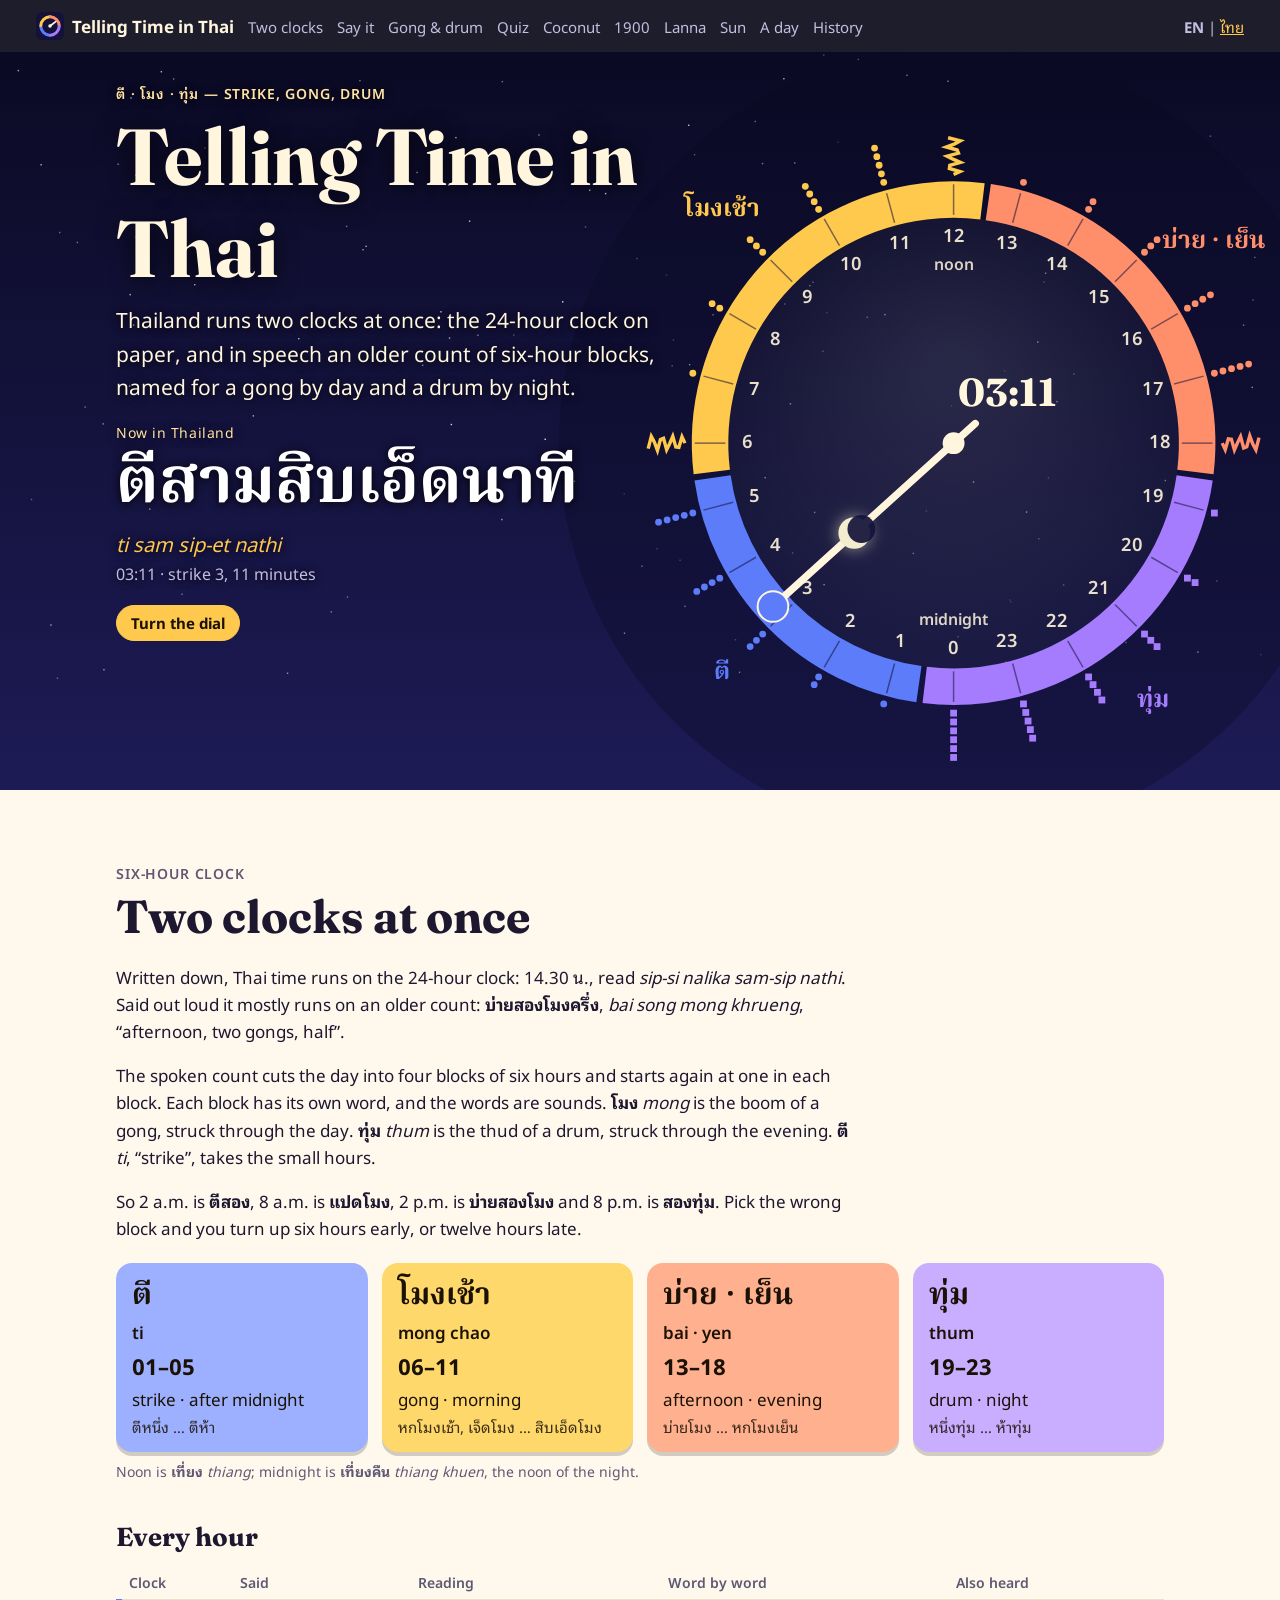
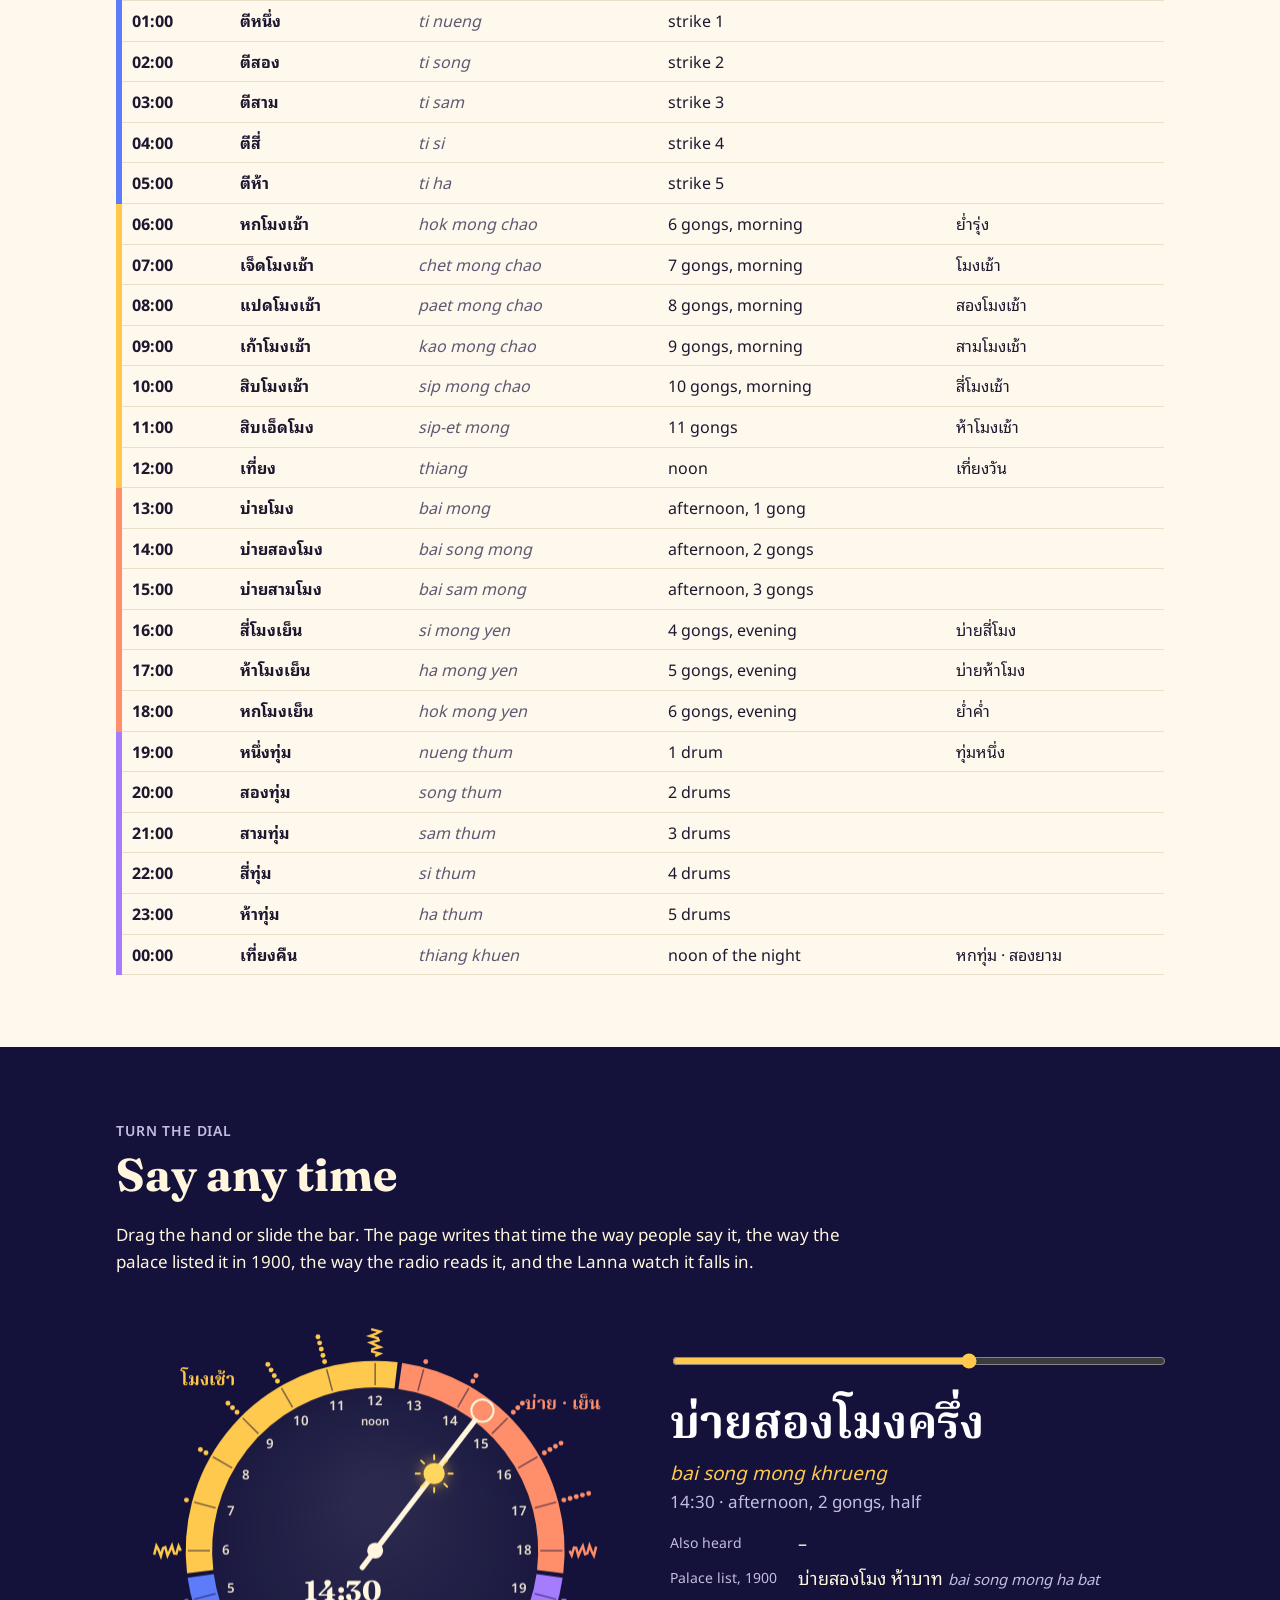
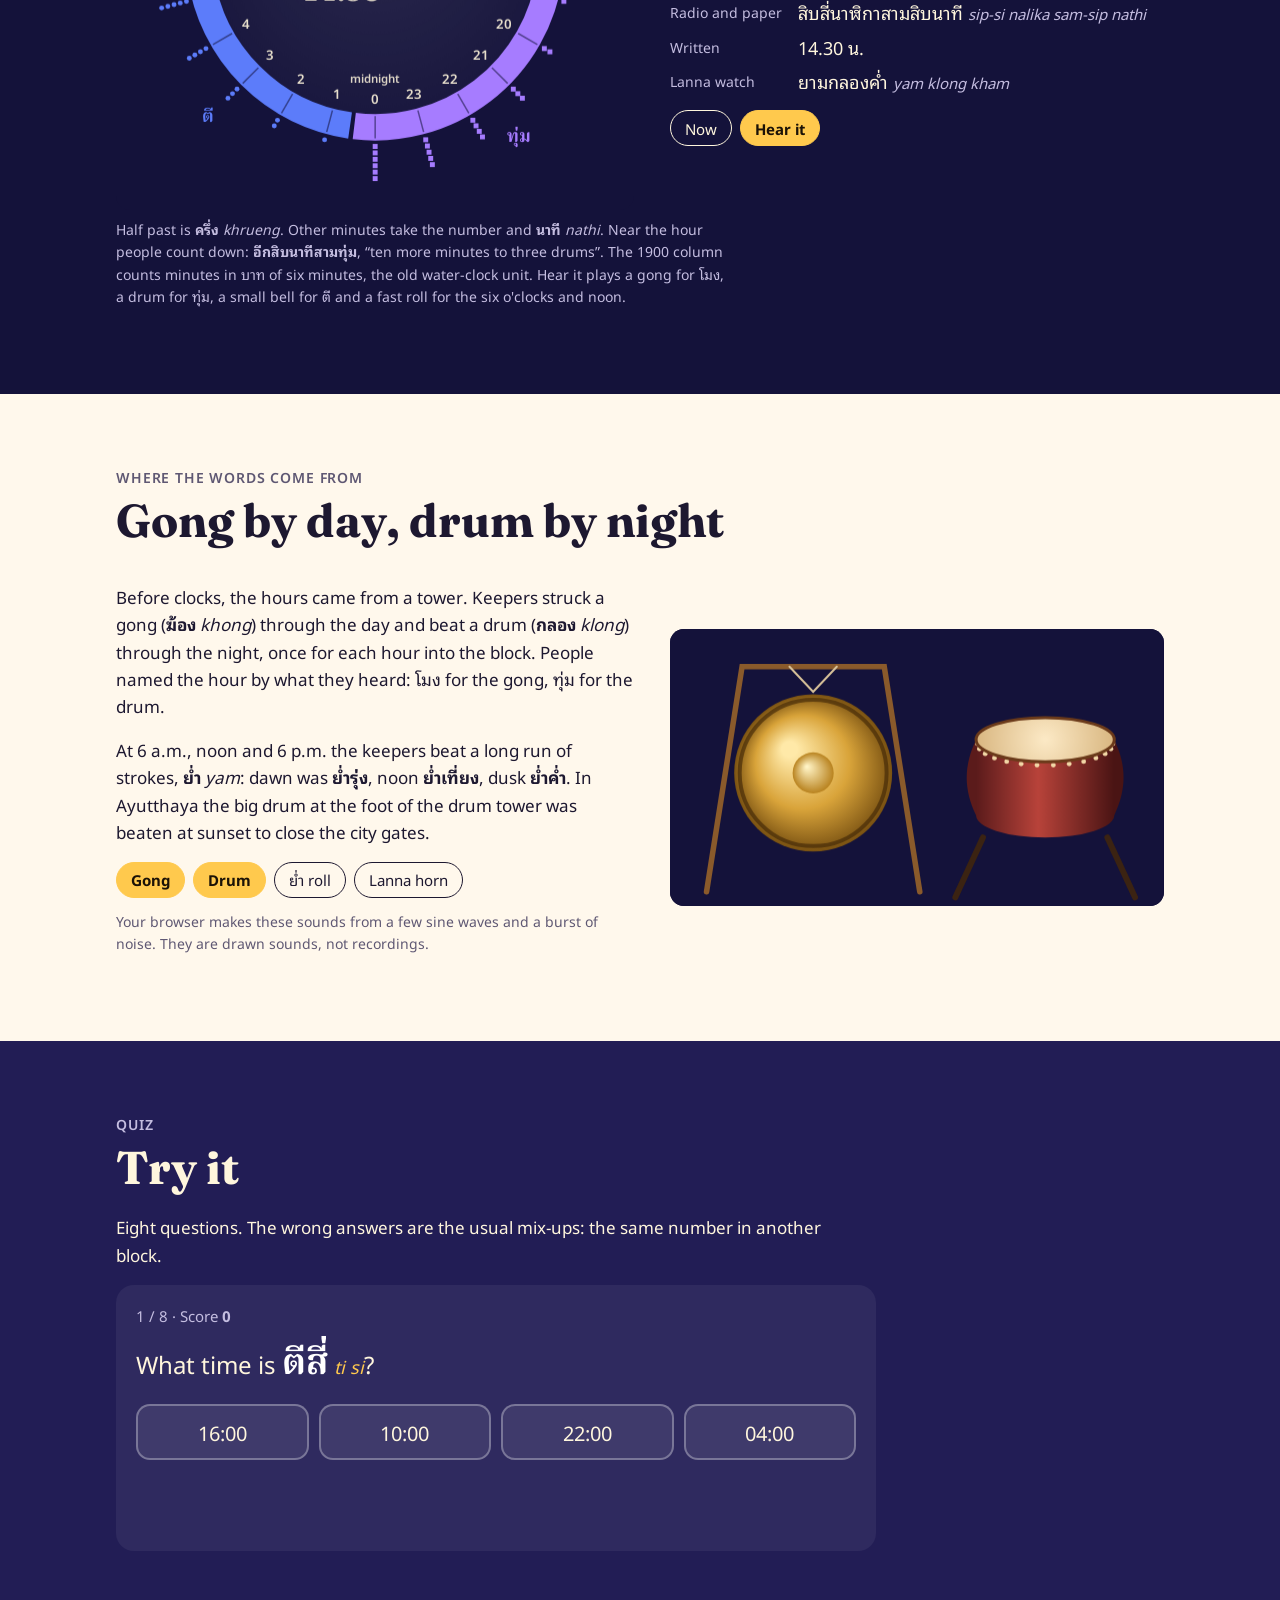
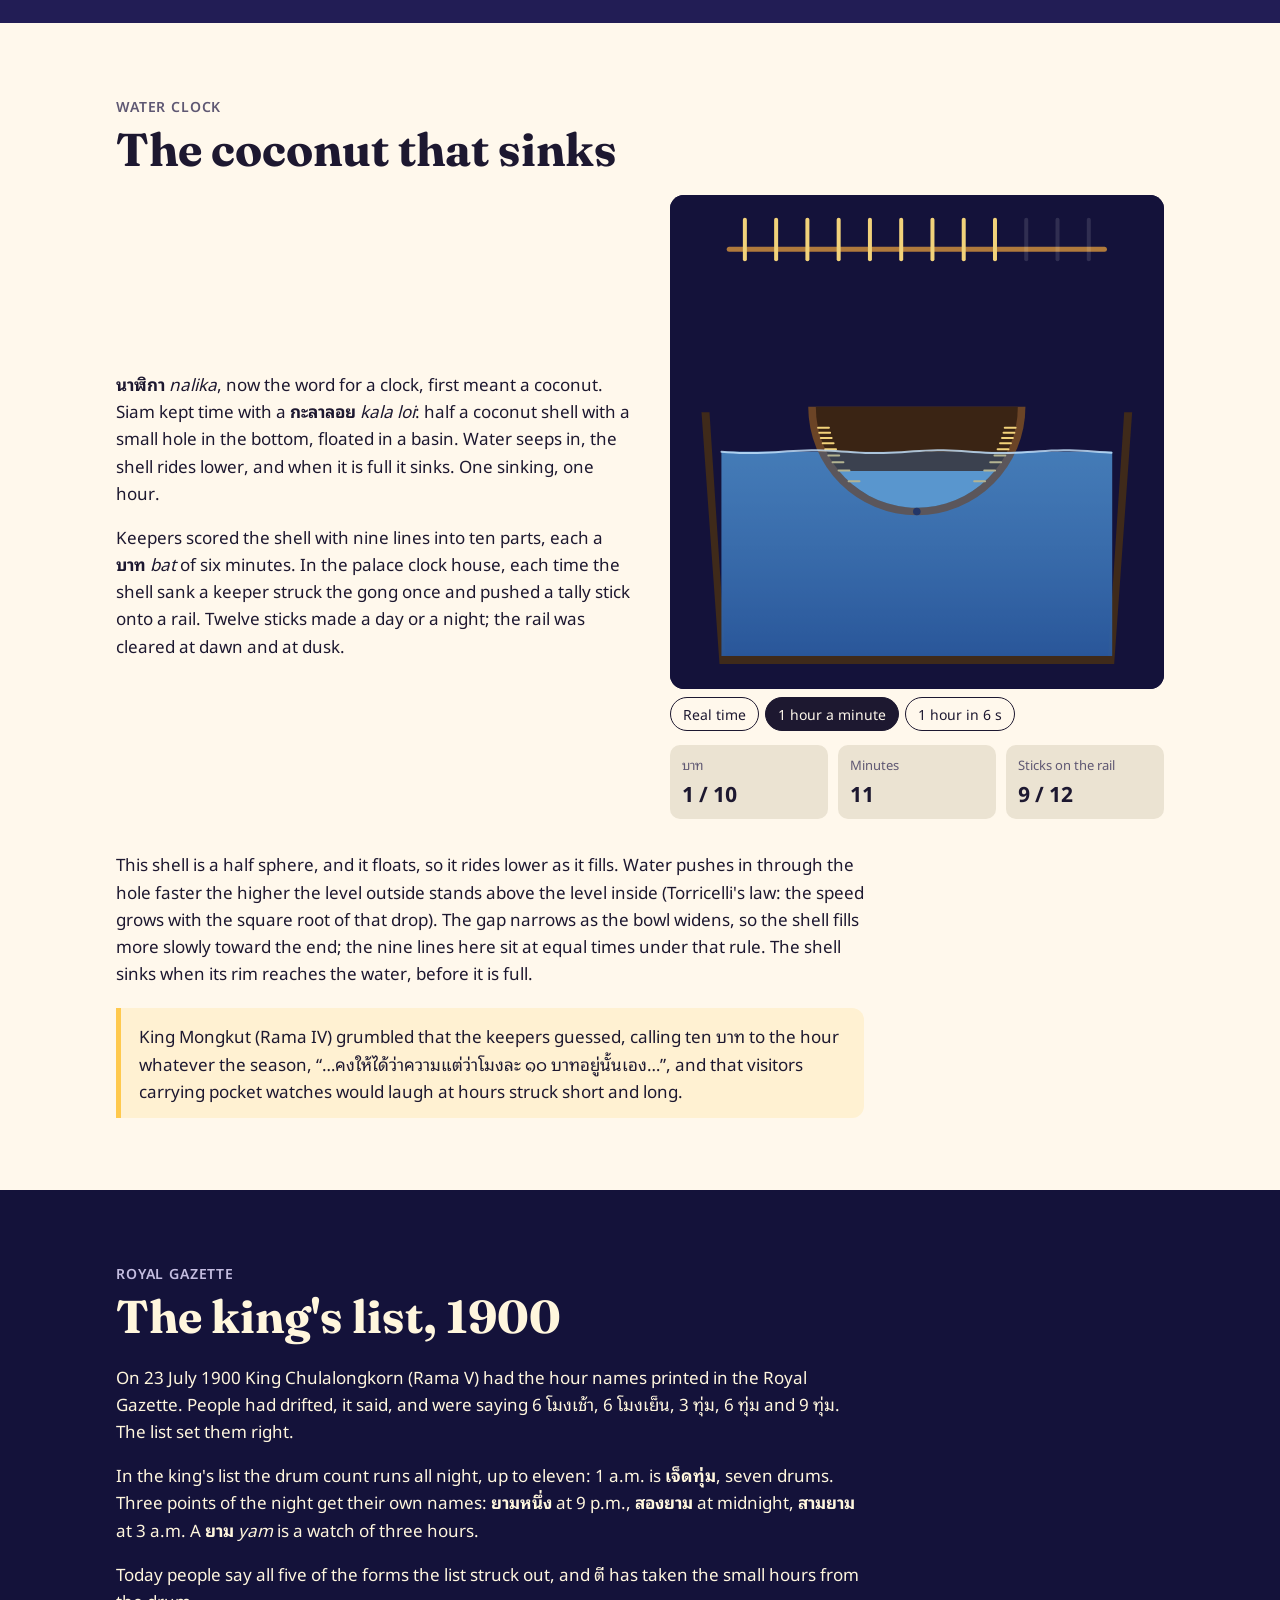
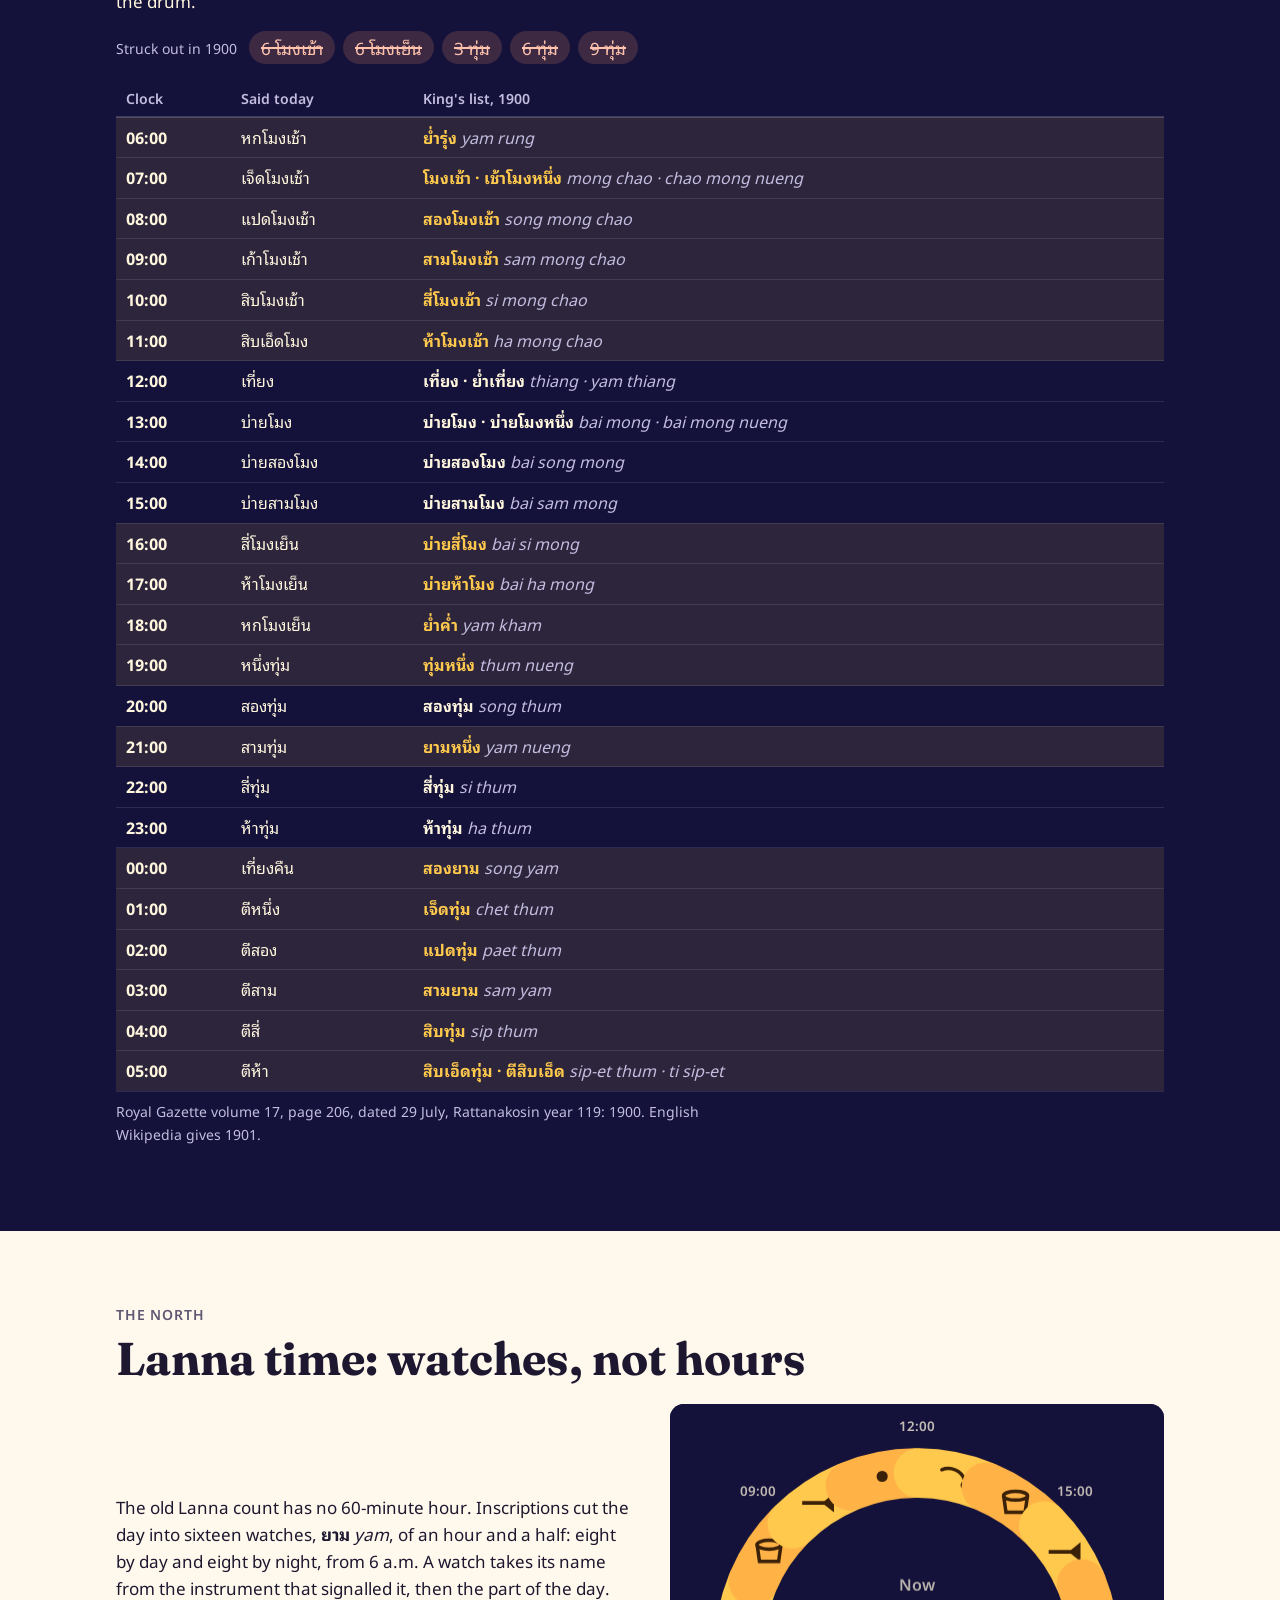
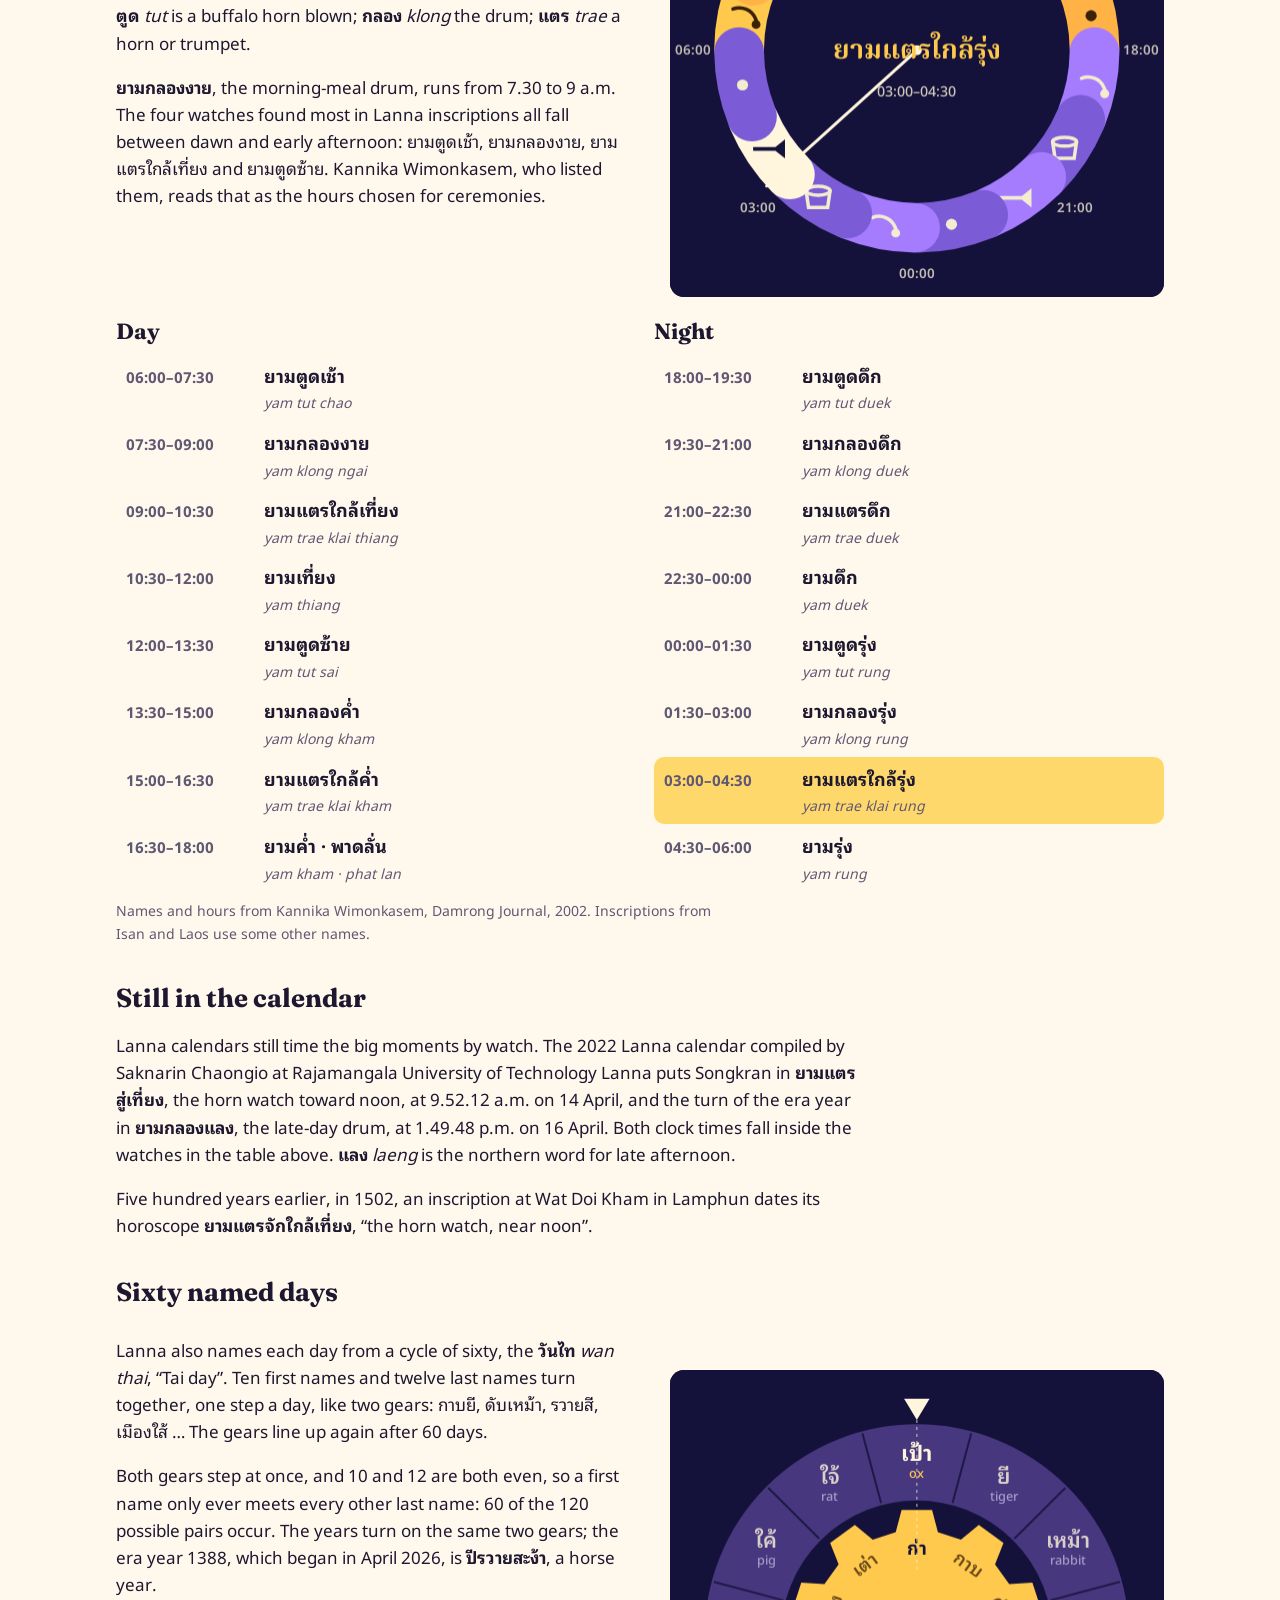
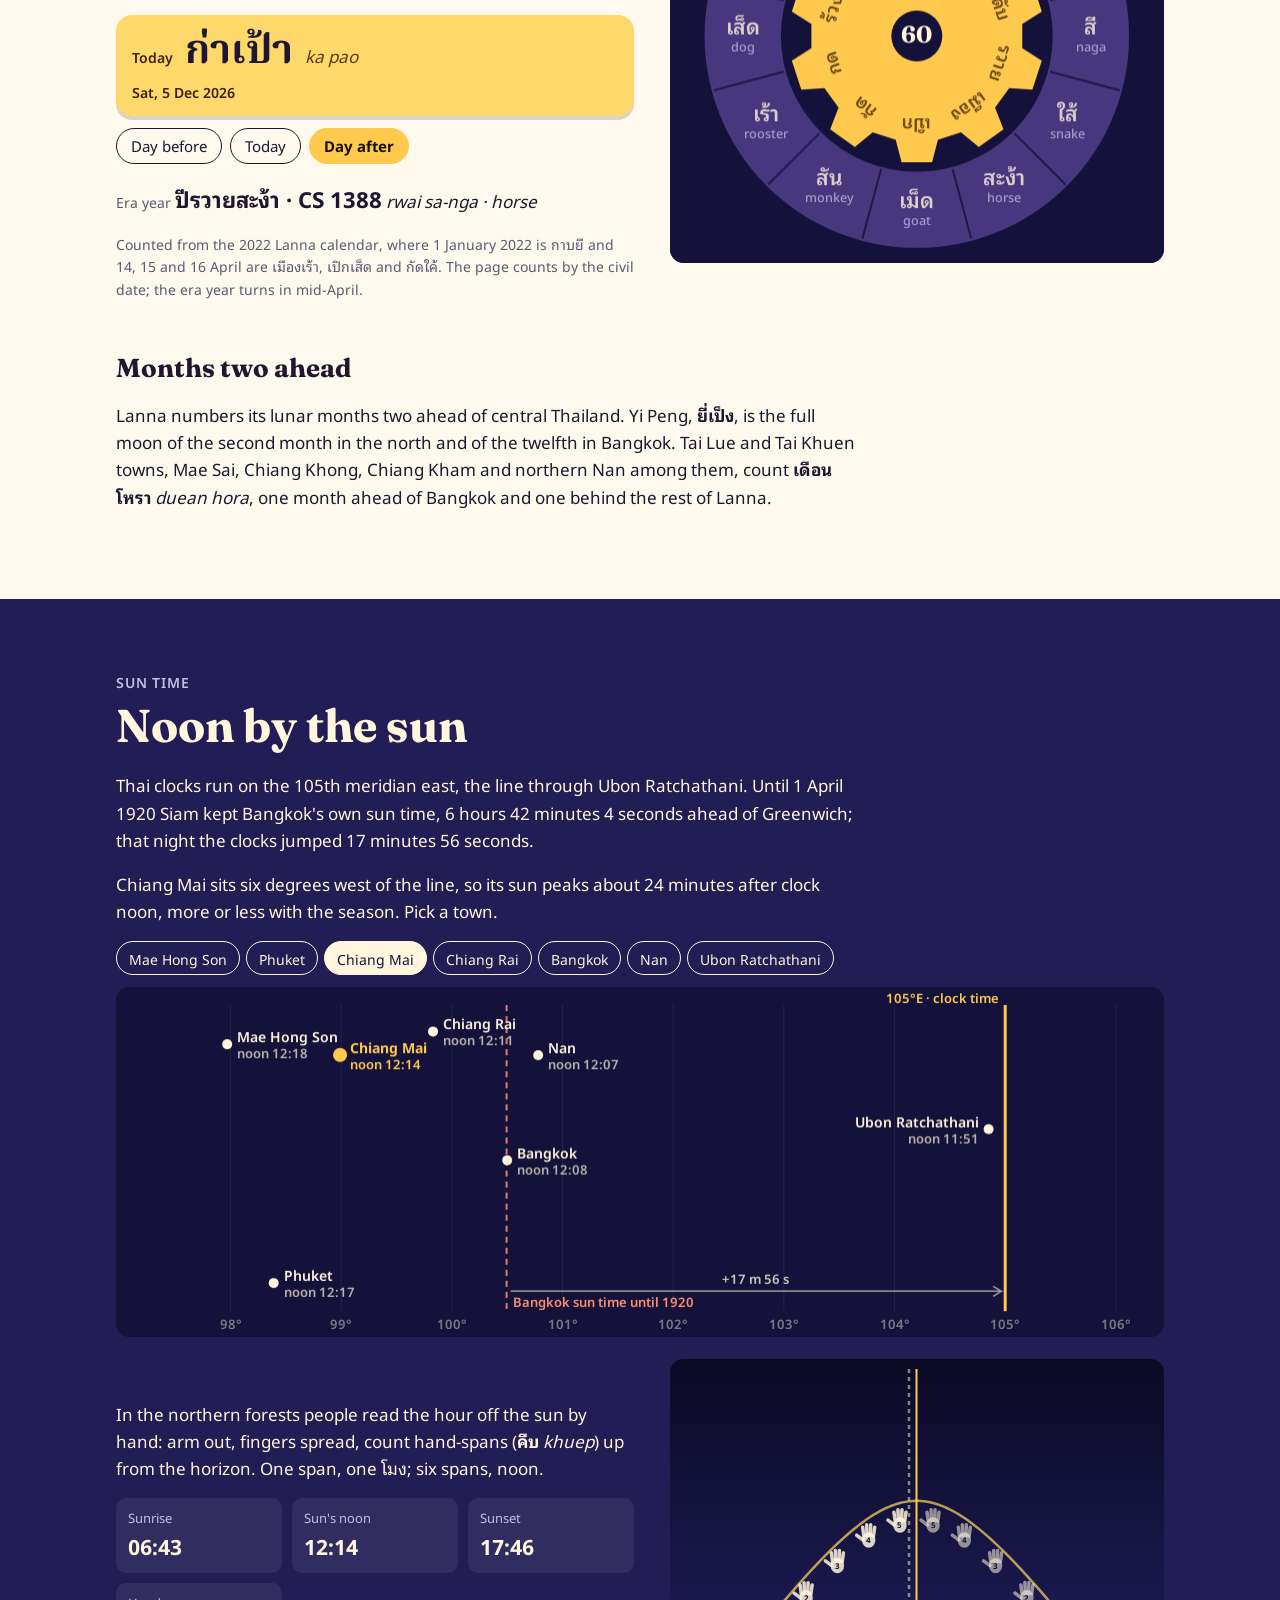
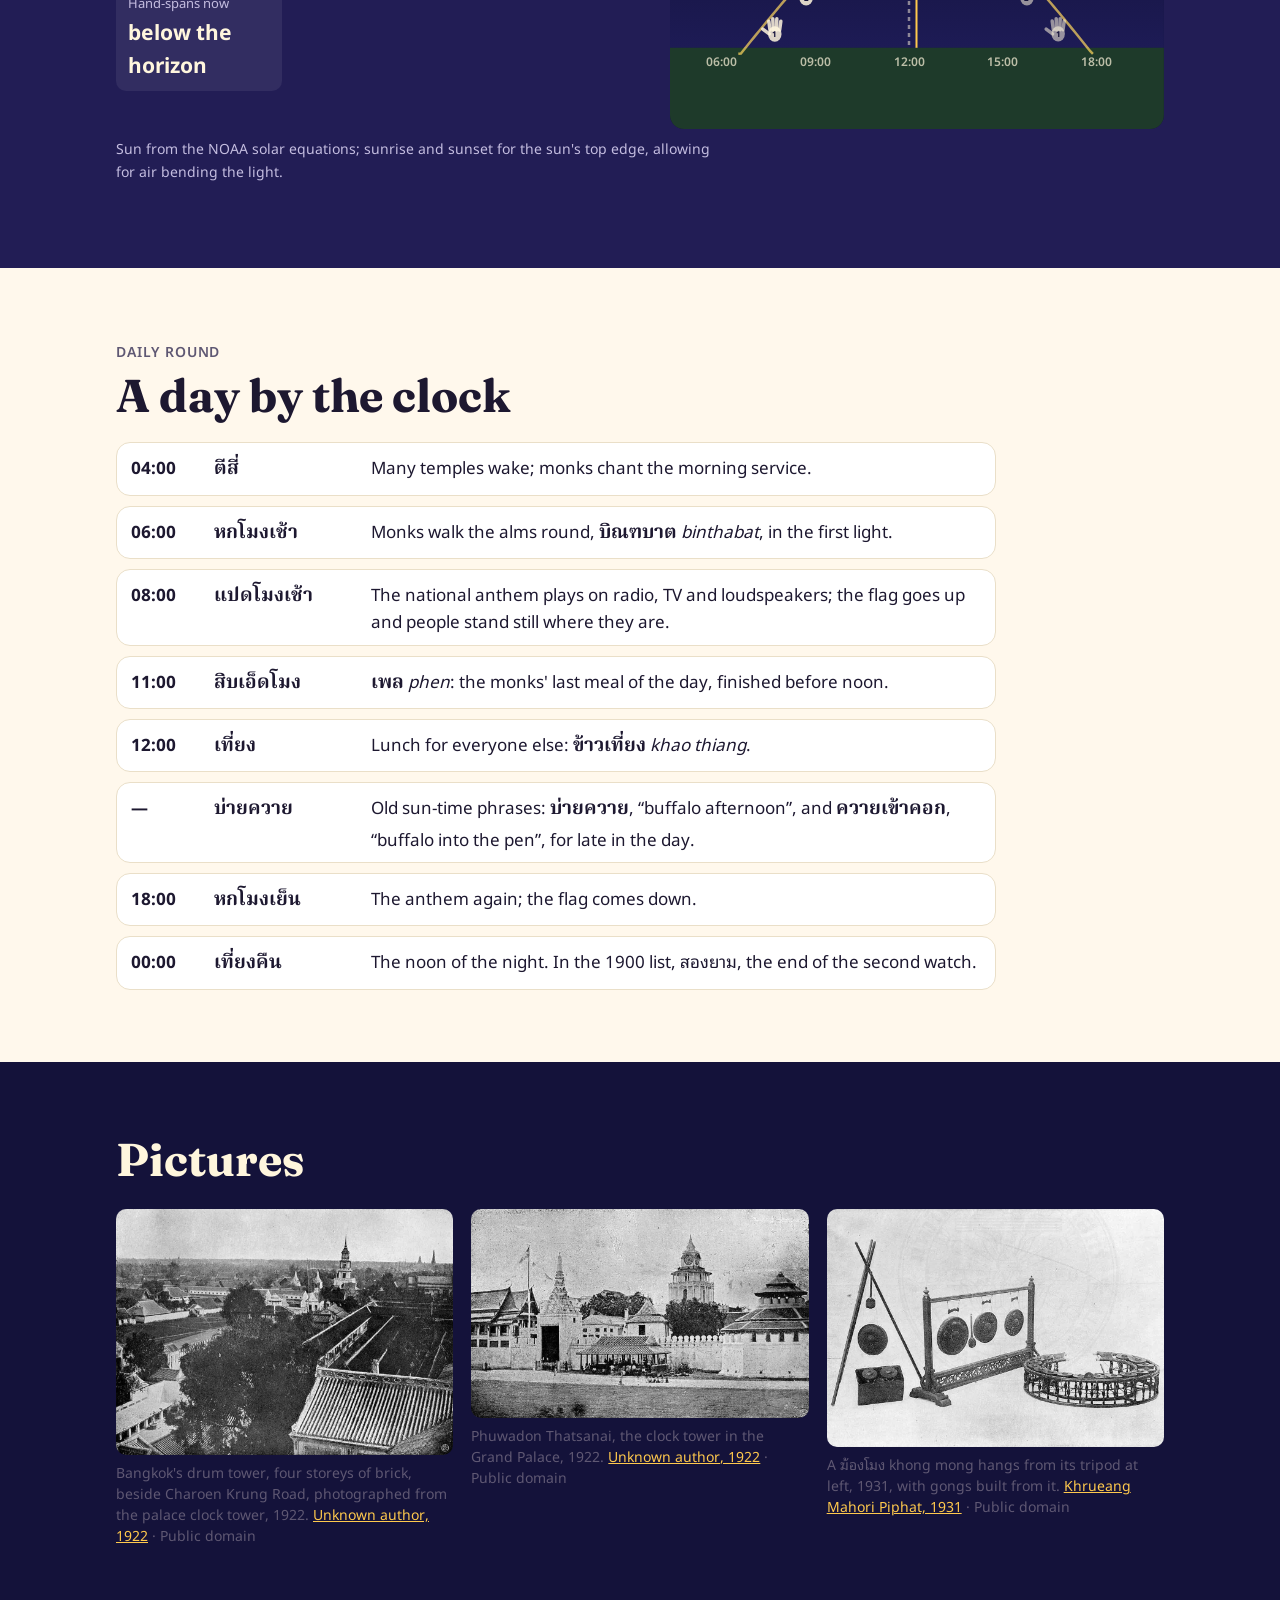
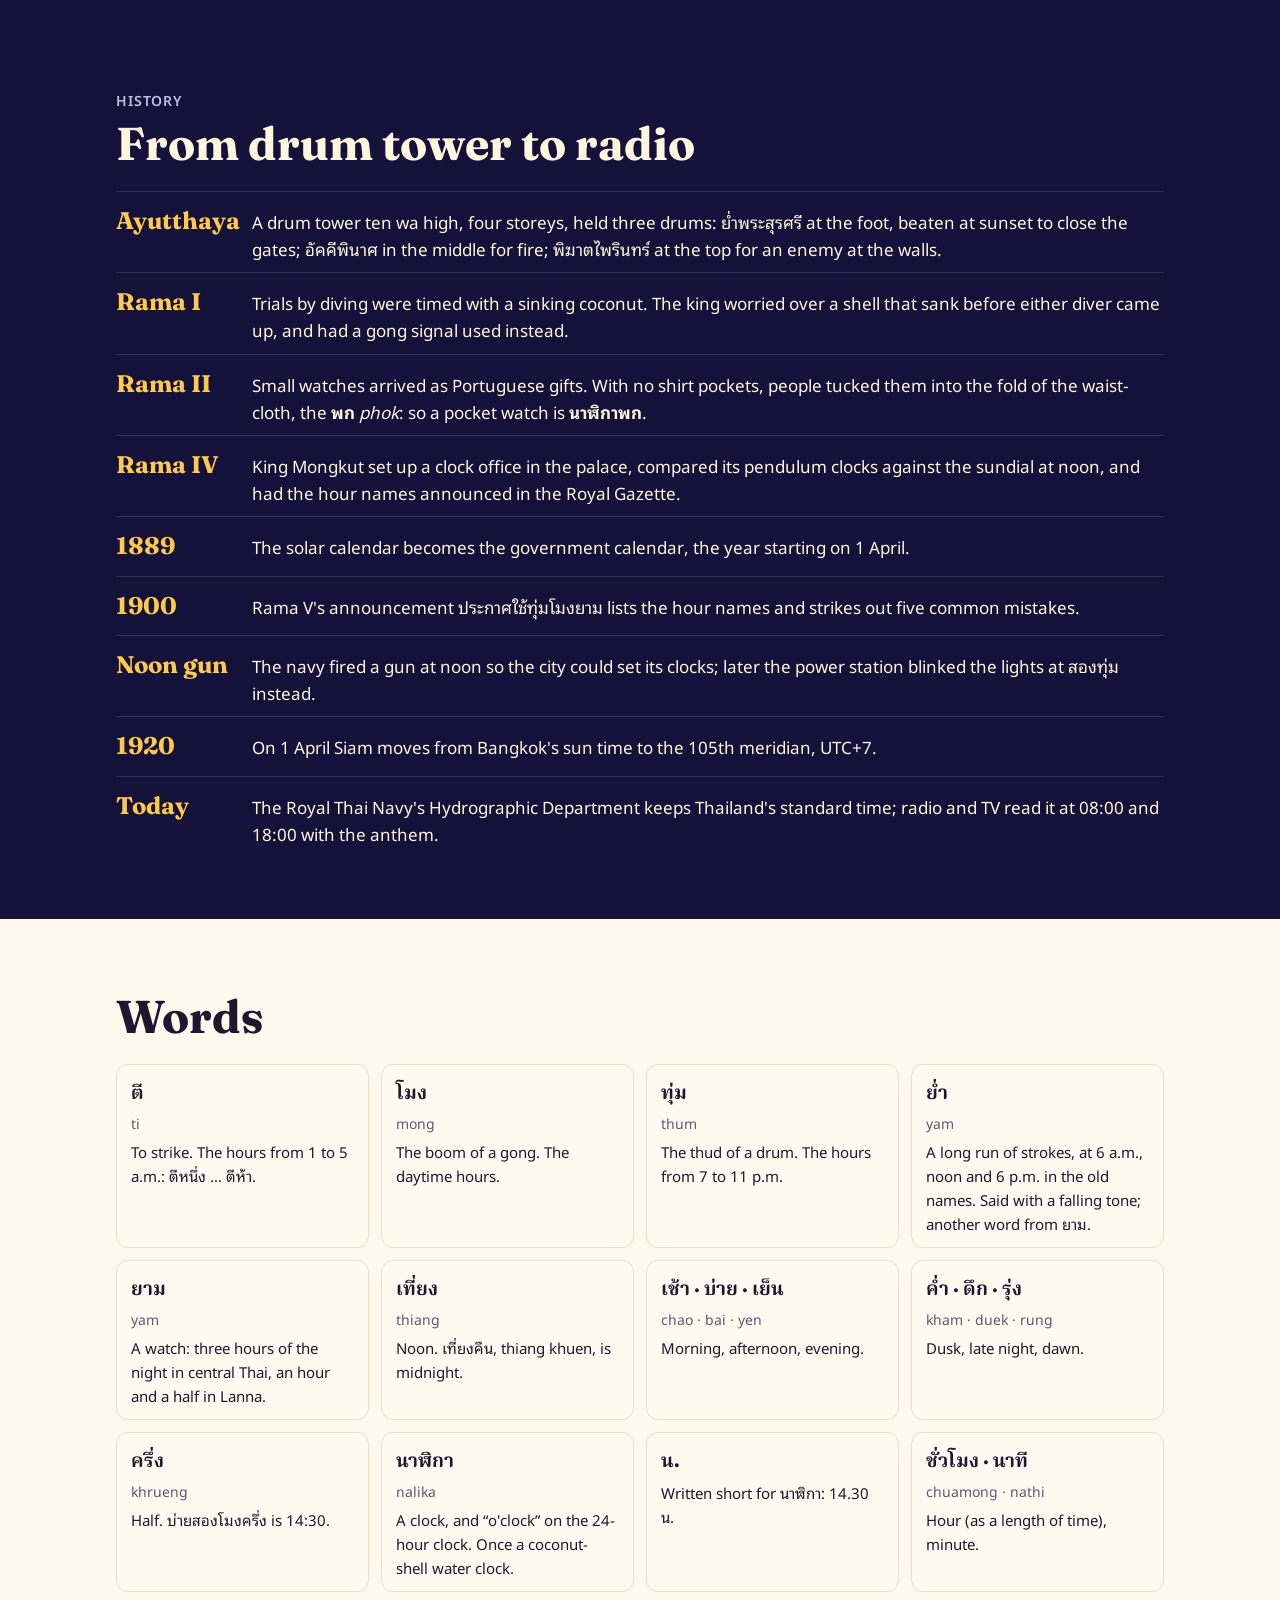
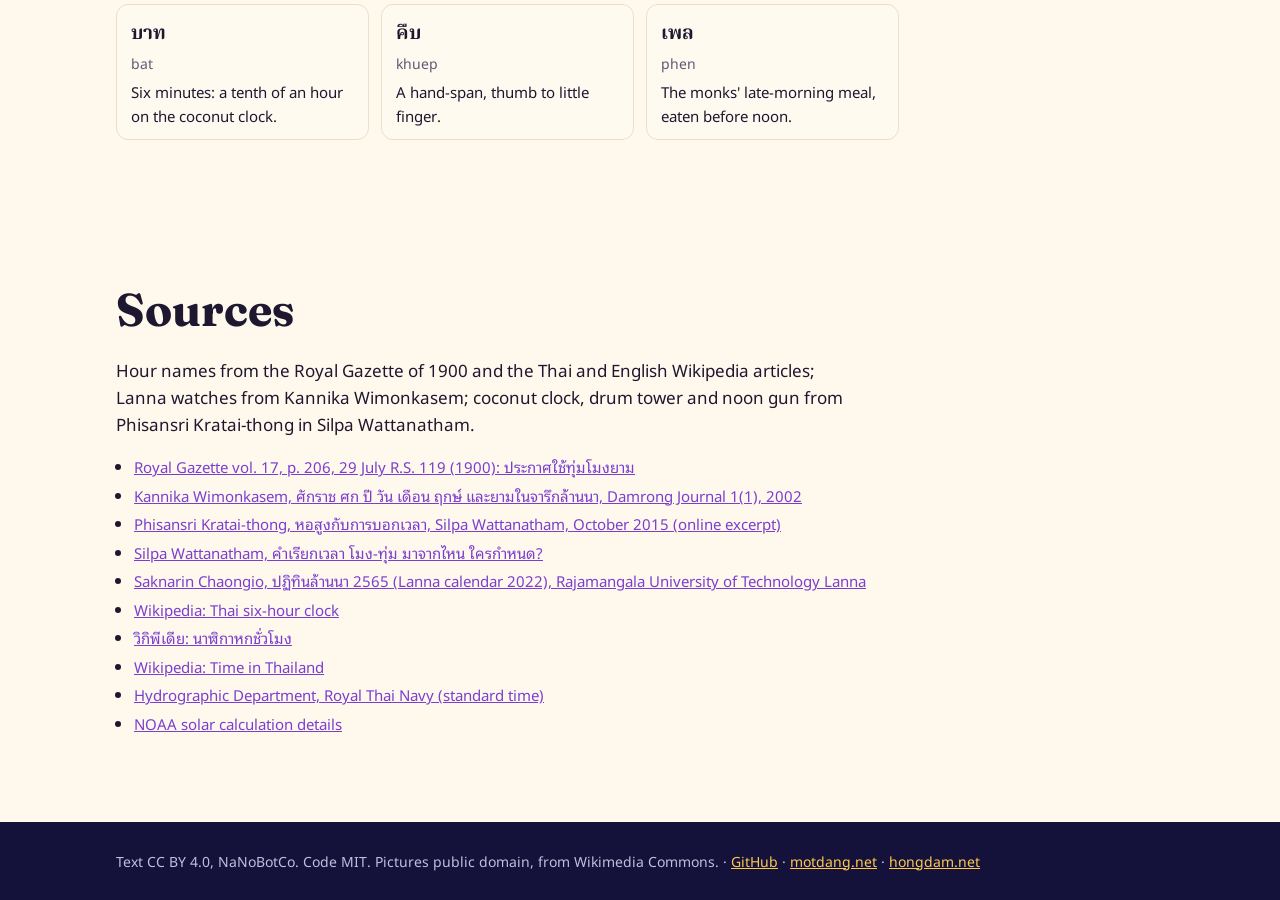
<file: docs/index.html>
<!doctype html><html lang="en" translate="no" class="notranslate"><head>
<meta charset="utf-8"><meta name="viewport" content="width=device-width,initial-scale=1">
<meta name="google" content="notranslate">
<script>if(/[.]translate[.]goog$/.test(location.hostname))location.replace("https://"+location.hostname.slice(0,-15).replace(/--/g,"~").replace(/-/g,".").replace(/~/g,"-")+location.pathname+location.search.replace(/([?&])_x_tr_[^&]*/g,"$1").replace(/[?&]+$/,"").replace(/[?]&+/,"?")+location.hash)</script>
<title>Telling Time in Thai · บอกเวลาแบบไทย</title>
<meta name="description" content="How Thai people tell time: the six-hour spoken clock named for a gong by day and a drum by night, the 24-hour clock on paper, the king&#x27;s list of 1900, the coconut water clock, Lanna&#x27;s sixteen watches and noon by the sun. A live dial, sounds and a quiz, in English and Thai.">
<meta name="theme-color" content="#14123a">
<link rel="canonical" href="https://nanobotco.github.io/thai-time/">
<link rel="alternate" hreflang="en" href="https://nanobotco.github.io/thai-time/"><link rel="alternate" hreflang="th" href="https://nanobotco.github.io/thai-time/th/"><link rel="alternate" hreflang="x-default" href="https://nanobotco.github.io/thai-time/">
<meta property="og:type" content="website"><meta property="og:site_name" content="Telling Time in Thai · บอกเวลาแบบไทย">
<meta property="og:title" content="Telling Time in Thai"><meta property="og:description" content="How Thai people tell time: the six-hour spoken clock named for a gong by day and a drum by night, the 24-hour clock on paper, the king&#x27;s list of 1900, the coconut water clock, Lanna&#x27;s sixteen watches and noon by the sun. A live dial, sounds and a quiz, in English and Thai."><meta property="og:url" content="https://nanobotco.github.io/thai-time/">
<meta property="og:image" content="https://nanobotco.github.io/thai-time/card.jpg"><meta property="og:image:secure_url" content="https://nanobotco.github.io/thai-time/card.jpg"><meta property="og:image:type" content="image/jpeg">
<meta property="og:image:width" content="1200"><meta property="og:image:height" content="630">
<meta property="og:image:alt" content="A 24-hour dial in gold, coral and violet, with the title Telling Time in Thai">
<meta property="og:locale" content="en_US"><meta property="og:locale:alternate" content="th_TH">
<meta name="twitter:card" content="summary_large_image"><meta name="twitter:image" content="https://nanobotco.github.io/thai-time/card.jpg">
<link rel="icon" href="icon.svg" type="image/svg+xml">
<link rel="alternate" type="text/plain" href="https://nanobotco.github.io/thai-time/llms.txt" title="llms.txt">
<link rel="preconnect" href="https://fonts.googleapis.com"><link rel="preconnect" href="https://fonts.gstatic.com" crossorigin>
<link href="https://fonts.googleapis.com/css2?family=Fraunces:opsz,wght@9..144,600;9..144,700&family=Noto+Sans+Thai+Looped:wght@400;600;700&family=Noto+Sans+Thai:wght@400;600;700&family=Noto+Serif+Thai:wght@600;700&display=swap" rel="stylesheet">
<script>if(/[?&]card/.test(location.search))document.documentElement.classList.add("card")</script>
<style>:root{--night:#14123a;--rock:#221d55;--ink:#fff6dd;--dim:#c4bde0;--lamp:#ffc94d;--coral:#ff8f6b;--violet:#a67cff;--blue:#5c7cfa;--paper:#fff8ec;--text:#1d1830;--mute:#5f5873;--rule:#eadfc8}
*{box-sizing:border-box}
html{scroll-behavior:smooth;-webkit-text-size-adjust:100%}
body{margin:0;background:var(--paper);color:var(--text);font:17px/1.6 "Noto Sans Thai Looped","Noto Sans Thai",system-ui,-apple-system,"Segoe UI",sans-serif;overflow-x:hidden}
html[lang=th] body{font-size:18px;line-height:1.75}
a{color:#7a3fd0}
h1,h2,h3{font-family:Fraunces,"Noto Serif Thai",Georgia,serif;font-weight:700;line-height:1.15;margin:0 0 .4em}
html[lang=th] h1,html[lang=th] h2,html[lang=th] h3{font-family:"Noto Serif Thai",Fraunces,serif;line-height:1.35}
h2{font-size:clamp(28px,4.6vw,46px)}
.in{max-width:1080px;margin:0 auto;padding:0 16px}
.kick{font-size:14px;letter-spacing:.06em;text-transform:uppercase;color:var(--mute);margin:0 0 .5em;font-weight:600}
html[lang=th] .kick{text-transform:none;letter-spacing:0}
.sec{padding:72px 0}
.sec p{max-width:44em}
.dark,.night,.rock{color:var(--ink)}
.dark{background:var(--night)}
.night{background:#0b0a24}
.rock{background:var(--rock)}
.dark a,.night a,.rock a{color:var(--lamp)}
.dark .kick,.night .kick,.rock .kick{color:var(--dim)}
canvas{display:block;width:100%;touch-action:pan-y}
.cv{border-radius:14px;background:var(--night)}
.cv.sq{aspect-ratio:1/1}
.cv.tall{aspect-ratio:4/5}
.cv.wide{aspect-ratio:16/9}
.cv.big{aspect-ratio:16/10;max-height:78vh}
@media (max-width:720px){.cv.wide,.cv.big{aspect-ratio:4/3}}
.note{font-size:14px;color:var(--mute);margin-top:.6em}
.dark .note,.night .note,.rock .note{color:var(--dim)}
header.top{position:sticky;top:0;z-index:20;background:rgba(11,10,28,.92);backdrop-filter:blur(8px);-webkit-backdrop-filter:blur(8px);color:var(--ink);transition:transform .25s}
header.top .in{display:flex;align-items:center;gap:14px;min-height:52px;max-width:1240px}
.brand{display:flex;align-items:center;gap:8px;color:var(--ink);text-decoration:none;font-weight:700;white-space:nowrap}
header.top nav{display:flex;gap:14px;overflow-x:auto;scrollbar-width:none;flex:1;font-size:15px}
header.top nav::-webkit-scrollbar{display:none}
header.top nav a{color:var(--dim);text-decoration:none;white-space:nowrap;padding:6px 0}
header.top nav a:hover{color:var(--lamp)}
.lang{white-space:nowrap;font-size:15px;color:var(--dim)}
.lang a{color:var(--lamp)}
body.nav-away header.top{transform:translateY(-100%)}
@media (max-width:720px){.brand span{display:none}}
.hero{position:relative;background:#0b0a24;color:var(--ink);overflow:hidden}
.hero canvas{height:min(82vh,760px);min-height:480px}
.hero-t{position:absolute;left:0;right:0;top:0;padding:30px 16px 0;max-width:1080px;margin:0 auto;pointer-events:none}
.hero-t h1{font-size:clamp(42px,8vw,96px);margin:0;text-shadow:0 2px 22px rgba(0,0,0,.75)}
.hero-t .kick{color:#ffe4a3;text-shadow:0 1px 8px #000}
.hero-t .lede{font-size:clamp(17px,2.2vw,21px);max-width:28em;text-shadow:0 1px 10px #000;margin:.4em 0 0}
.hero-t .go{pointer-events:auto;margin-top:18px}
.hero-t .go a{text-decoration:none;display:inline-block}
.pill{font:inherit;font-size:15px;border:1.5px solid currentColor;background:transparent;color:inherit;border-radius:999px;padding:6px 14px;cursor:pointer;min-height:36px;line-height:1.4}
.pill.hot{background:var(--lamp);color:#1b1206;border-color:var(--lamp);font-weight:700}
.pill[aria-pressed=true]{background:var(--ink);color:var(--night);border-color:var(--ink)}
.sec:not(.dark):not(.night):not(.rock) .pill[aria-pressed=true]{background:var(--text);color:var(--paper);border-color:var(--text)}
.btns{display:flex;flex-wrap:wrap;gap:8px;margin:12px 0}
.seg{display:flex;flex-wrap:wrap;gap:6px;margin:8px 0 12px}
.seg .pill{font-size:14px;padding:5px 12px;min-height:34px}
.two{display:grid;grid-template-columns:1.05fr 1fr;gap:36px;align-items:center}
@media (max-width:860px){.two{grid-template-columns:1fr}}
.stage{position:relative}
.stage .ov{position:absolute;inset:0;width:100%;height:100%;pointer-events:none}
.readout{display:grid;grid-template-columns:repeat(auto-fit,minmax(130px,1fr));gap:10px;margin:14px 0}
.readout div{background:rgba(255,255,255,.07);border-radius:10px;padding:10px 12px;min-width:0}
.sec:not(.dark):not(.night):not(.rock) .readout div{background:#ebe3d2}
.readout span{display:block;font-size:13px;color:var(--dim)}
.sec:not(.dark):not(.night):not(.rock) .readout span{color:var(--mute)}
.readout b{font-size:21px;font-variant-numeric:tabular-nums;overflow-wrap:anywhere}
input[type=range]{width:100%;accent-color:var(--lamp);min-height:32px}
.sec:not(.dark):not(.night):not(.rock) input[type=range]{accent-color:#7a3fd0}
label.lab,p.lab{display:block;font-size:15px;margin:10px 0 0}
label.lab b{font-variant-numeric:tabular-nums;color:var(--lamp)}
.sec:not(.dark):not(.night):not(.rock) label.lab b{color:#7a3fd0}
.ph{display:grid;grid-template-columns:repeat(auto-fit,minmax(280px,1fr));gap:18px;margin-top:22px}
.ph figure{margin:0}
.ph img{width:100%;height:auto;aspect-ratio:4/5;object-fit:cover;border-radius:10px;display:block;background:#ddd}
.ph figcaption{font-size:14px;color:var(--mute);margin-top:6px;line-height:1.5}
.tl{list-style:none;padding:0;margin:20px 0 0;display:grid;gap:10px}
.tl li{display:grid;grid-template-columns:4.2em 1fr;gap:14px;align-items:baseline;border-top:1px solid rgba(255,255,255,.12);padding-top:10px}
.tl b{font-family:Fraunces,Georgia,serif;font-size:24px;color:var(--lamp)}
.glos{display:grid;grid-template-columns:repeat(auto-fill,minmax(250px,1fr));gap:12px;margin-top:20px}
.glos div{background:#fffaf0;border:1px solid var(--rule);border-radius:12px;padding:12px 14px}
.glos b{display:block;font-size:19px;font-family:Fraunces,"Noto Serif Thai",serif}
.glos i{font-style:normal;color:var(--mute);font-size:14px}
.glos p{margin:.3em 0 0;font-size:15px}
.src{font-size:15px;padding-left:1.2em}
.src li{margin:.3em 0}
footer.bot{background:var(--night);color:var(--dim);padding:28px 0;font-size:14px}
footer.bot a{color:var(--lamp)}
.cardline{display:none;font-size:24px;color:#ffe4a3;margin-top:16px;text-shadow:0 1px 8px #000}
.cardline span{font-size:19px;color:var(--lamp)}
html.card header.top,html.card main>section:not(.hero),html.card footer,html.card .go,html.card .lede{display:none}
html.card .hero canvas{height:100vh;min-height:0}
html.card .hero-t{padding-top:52px;padding-left:60px;max-width:none}
html.card .hero-t h1{font-size:104px}
html.card .cardline{display:block}
@media (prefers-reduced-motion:reduce){html{scroll-behavior:auto}}
.ph img{aspect-ratio:auto}
.hero-t{max-width:1080px}
.hero-t .lede{max-width:24em}
.now{margin-top:18px;display:flex;flex-direction:column;gap:2px;max-width:30em;text-shadow:0 1px 10px #000}
.nowlab{font-size:14px;color:#ffe4a3;letter-spacing:.04em}
.now b{font-family:"Noto Serif Thai",serif;font-size:clamp(34px,6vw,64px);line-height:1.25;color:#fff}
.now i{font-size:20px;color:var(--lamp)}
.now span#nowen{font-size:16px;color:var(--dim)}
@media (max-width:860px){.hero-t .lede{display:none}.now b{font-size:38px}}
.blks{display:grid;grid-template-columns:repeat(auto-fit,minmax(200px,1fr));gap:14px;margin:22px 0 6px}
.blk{border-radius:16px;padding:14px 16px;display:flex;flex-direction:column;gap:2px;color:#1b1206;box-shadow:0 4px 0 rgba(0,0,0,.18)}
.blk b{font-family:"Noto Serif Thai",serif;font-size:30px;line-height:1.3}
.blk i{font-style:normal;font-weight:600}
.blk .hrs{font-size:22px;font-variant-numeric:tabular-nums;font-weight:700}
.blk .ex{font-size:15px;opacity:.85}
.b-ti.blk{background:#9db0ff}.b-chao.blk{background:#ffd86b}.b-bai.blk{background:#ffb08f}.b-thum.blk{background:#c9adff}
h3.sub{font-size:26px;margin-top:40px}
.tw{overflow-x:auto;-webkit-overflow-scrolling:touch;margin-top:12px}
table{border-collapse:collapse;width:100%;font-size:16px}
th{text-align:left;font-size:14px;color:var(--mute);font-weight:600;padding:6px 10px;border-bottom:2px solid var(--rule)}
td{padding:7px 10px;border-bottom:1px solid var(--rule);vertical-align:baseline}
td.t{font-variant-numeric:tabular-nums;font-weight:700;white-space:nowrap}
td i{color:var(--mute)}
.hrs-t td:first-child{border-left:6px solid transparent}
.hrs-t tr.b-ti td:first-child{border-left-color:var(--blue)}.hrs-t tr.b-chao td:first-child{border-left-color:var(--lamp)}.hrs-t tr.b-bai td:first-child{border-left-color:var(--coral)}.hrs-t tr.b-thum td:first-child{border-left-color:var(--violet)}
.dark th{color:var(--dim);border-color:rgba(255,255,255,.18)}
.dark td{border-color:rgba(255,255,255,.1)}
.dark td i{color:var(--dim)}
.y-t tr.diff td{background:rgba(255,201,77,.1)}
.y-t tr.diff b{color:var(--lamp)}
.banned{display:flex;flex-wrap:wrap;gap:8px;align-items:center}
.banned span{font-size:14px;color:var(--dim);margin-right:4px}
.banned s{background:rgba(255,143,107,.18);color:#ffc3ad;border-radius:999px;padding:3px 12px;text-decoration-thickness:2px}
.dialw{max-width:560px;width:100%;margin:0 auto}
#saycv{touch-action:none;cursor:grab}
.said{display:flex;flex-direction:column;margin:14px 0 6px}
.said b{font-family:"Noto Serif Thai",serif;font-size:clamp(30px,4.6vw,46px);line-height:1.3;color:#fff}
.said i{font-size:19px;color:var(--lamp)}
.said span{color:var(--dim)}
dl.rows{display:grid;grid-template-columns:auto 1fr;gap:6px 16px;margin:14px 0}
dl.rows dt{font-size:14px;color:var(--dim);padding-top:3px}
dl.rows dd{margin:0;font-size:18px}
dl.rows dd i{color:var(--dim);font-size:15px}
.quiz{background:rgba(255,255,255,.06);border-radius:18px;padding:18px 20px;margin-top:16px;max-width:760px}
.qprog{font-size:15px;color:var(--dim);margin:0}
.qq{font-size:24px;margin:.4em 0}
.qq b{font-family:"Noto Serif Thai",serif;font-size:36px;color:#fff}
.qq i{color:var(--lamp);font-size:18px}
.qa{display:grid;grid-template-columns:repeat(auto-fit,minmax(150px,1fr));gap:10px}
.qa button{font:inherit;font-size:20px;border-radius:14px;border:2px solid rgba(255,255,255,.3);background:rgba(255,255,255,.08);color:var(--ink);padding:12px 10px;min-height:56px;cursor:pointer;line-height:1.3}
.qa button small{display:block;font-size:14px;color:var(--dim)}
.qa button.ok{background:#2f9e6a;border-color:#2f9e6a}
.qa button.no{background:#b8434f;border-color:#b8434f}
.qa button:disabled{cursor:default}
.qf{min-height:1.6em;font-size:17px}
blockquote{margin:22px 0 0;padding:14px 18px;border-left:5px solid var(--lamp);background:#fff1d2;border-radius:0 12px 12px 0;max-width:44em}
.lan{display:grid;grid-template-columns:1fr 1fr;gap:28px;margin-top:22px}
@media (max-width:720px){.lan{grid-template-columns:1fr}}
.lan h3{font-size:22px}
.lan ol{list-style:none;margin:0;padding:0}
.lan li{display:grid;grid-template-columns:7.5em 1fr;gap:2px 10px;padding:7px 10px;border-radius:10px}
.lan li .t{grid-row:span 2;font-variant-numeric:tabular-nums;font-weight:700;color:var(--mute);font-size:15px;padding-top:3px}
.lan li b{font-size:18px}
.lan li i{color:var(--mute);font-size:14px}
.lan li.on{background:#ffd86b}
.cv.strip{aspect-ratio:3/1;min-height:230px}
.cv.sky{aspect-ratio:4/3}
@media (max-width:720px){.cv.strip{aspect-ratio:auto;height:300px}}
.dayl{list-style:none;padding:0;margin:20px 0 0;display:grid;gap:10px;max-width:880px}
.dayl li{display:grid;grid-template-columns:4.2em 8.5em 1fr;gap:12px;align-items:baseline;padding:10px 14px;background:#fff;border:1px solid var(--rule);border-radius:14px}
.dayl .t{font-variant-numeric:tabular-nums;font-weight:700}
.dayl b{font-family:"Noto Serif Thai",serif;font-size:19px}
@media (max-width:640px){.dayl li{grid-template-columns:4em 1fr}.dayl .d{grid-column:1/-1}}
html.card .now{display:none}
html.card .hero-t h1{font-size:80px;max-width:7.5em}
@media (max-width:860px){html:not(.card) .hero canvas{position:absolute;inset:0;height:100%;min-height:0}html:not(.card) .hero-t{position:relative;padding-bottom:calc(min(96vw,620px) + 8px)}}
.wday{display:flex;flex-wrap:wrap;align-items:baseline;gap:4px 12px;margin-top:18px;background:#ffd86b;border-radius:16px;padding:12px 16px;box-shadow:0 4px 0 rgba(0,0,0,.15)}
.wday span{font-size:14px;color:#3a2108;font-weight:600}
.wday b{font-family:"Noto Serif Thai",serif;font-size:40px;line-height:1.25}
.wday i{color:#5a3a12}
.wday #wddate{flex-basis:100%}
.wyear span{font-size:14px;color:var(--mute)}
.wyear b{font-size:22px}
.tl li{grid-template-columns:7.2em 1fr}
.tl span b{font-family:inherit;font-size:inherit;color:inherit}
@media (max-width:640px){.tl li{grid-template-columns:1fr;gap:2px}}
@media (min-width:861px){html:not(.card) .hero-t h1{font-size:clamp(42px,6.2vw,84px);max-width:7.5em}html:not(.card) .hero-t .lede,html:not(.card) .now{max-width:min(30em,44vw)}}
</style>
</head><body>
<header class="top"><div class="in"><a class="brand" href="#top"><img src="icon.svg" width="28" height="28" alt=""><span>Telling Time in Thai</span></a>
<nav aria-label="Sections"><a href="#what">Two clocks</a><a href="#say">Say it</a><a href="#sound">Gong &amp; drum</a><a href="#quiz">Quiz</a><a href="#coconut">Coconut</a><a href="#y1900">1900</a><a href="#lanna">Lanna</a><a href="#sun">Sun</a><a href="#day">A day</a><a href="#history">History</a></nav>
<span class="lang"><b>EN</b> | <a href="th/" hreflang="th">ไทย</a></span></div></header>
<main><section id="top" class="hero"><canvas id="scene" role="img" aria-label="A 24-hour dial split into four six-hour blocks, with the hand on the time now in Thailand"></canvas>
<div class="hero-t"><p class="kick">ตี · โมง · ทุ่ม — strike, gong, drum</p><h1>Telling Time in Thai</h1><p class="lede">Thailand runs two clocks at once: the 24-hour clock on paper, and in speech an older count of six-hour blocks, named for a gong by day and a drum by night.</p>
<div class="now" aria-live="polite"><span class="nowlab">Now in Thailand</span><b id="nowth" lang="th">–</b><i id="nowro"></i><span id="nowen"></span></div>
<p class="go"><a class="pill hot" href="#say">Turn the dial</a></p>
<p class="cardline">บอกเวลาแบบไทย · Gong by day, drum by night<br><span>nanobotco.github.io/thai-time</span></p></div></section>
<section id="what" class="sec "><div class="in"><p class=kick>Six-hour clock</p><h2>Two clocks at once</h2><p>Written down, Thai time runs on the 24-hour clock: 14.30 น., read <i>sip-si nalika sam-sip nathi</i>. Said out loud it mostly runs on an older count: <b lang=th>บ่ายสองโมงครึ่ง</b>, <i>bai song mong khrueng</i>, “afternoon, two gongs, half”.</p><p>The spoken count cuts the day into four blocks of six hours and starts again at one in each block. Each block has its own word, and the words are sounds. <b lang=th>โมง</b> <i>mong</i> is the boom of a gong, struck through the day. <b lang=th>ทุ่ม</b> <i>thum</i> is the thud of a drum, struck through the evening. <b lang=th>ตี</b> <i>ti</i>, “strike”, takes the small hours.</p><p>So 2 a.m. is <b lang=th>ตีสอง</b>, 8 a.m. is <b lang=th>แปดโมง</b>, 2 p.m. is <b lang=th>บ่ายสองโมง</b> and 8 p.m. is <b lang=th>สองทุ่ม</b>. Pick the wrong block and you turn up six hours early, or twelve hours late.</p><div class="blks"><div class="blk b-ti"><b lang="th">ตี</b><i>ti</i><span class="hrs">01–05</span><span>strike · after midnight</span><span lang="th" class="ex">ตีหนึ่ง … ตีห้า</span></div><div class="blk b-chao"><b lang="th">โมงเช้า</b><i>mong chao</i><span class="hrs">06–11</span><span>gong · morning</span><span lang="th" class="ex">หกโมงเช้า, เจ็ดโมง … สิบเอ็ดโมง</span></div><div class="blk b-bai"><b lang="th">บ่าย · เย็น</b><i>bai · yen</i><span class="hrs">13–18</span><span>afternoon · evening</span><span lang="th" class="ex">บ่ายโมง … หกโมงเย็น</span></div><div class="blk b-thum"><b lang="th">ทุ่ม</b><i>thum</i><span class="hrs">19–23</span><span>drum · night</span><span lang="th" class="ex">หนึ่งทุ่ม … ห้าทุ่ม</span></div></div><p class="note">Noon is <b lang=th>เที่ยง</b> <i>thiang</i>; midnight is <b lang=th>เที่ยงคืน</b> <i>thiang khuen</i>, the noon of the night.</p><h3 class="sub">Every hour</h3><div class="tw"><table class="hrs-t"><thead><tr><th>Clock</th><th>Said</th><th>Reading</th><th>Word by word</th><th>Also heard</th></tr></thead><tbody><tr class="b-ti"><td class="t">01:00</td><td lang="th"><b>ตีหนึ่ง</b></td><td><i>ti nueng</i></td><td>strike 1</td><td lang="th"></td></tr><tr class="b-ti"><td class="t">02:00</td><td lang="th"><b>ตีสอง</b></td><td><i>ti song</i></td><td>strike 2</td><td lang="th"></td></tr><tr class="b-ti"><td class="t">03:00</td><td lang="th"><b>ตีสาม</b></td><td><i>ti sam</i></td><td>strike 3</td><td lang="th"></td></tr><tr class="b-ti"><td class="t">04:00</td><td lang="th"><b>ตีสี่</b></td><td><i>ti si</i></td><td>strike 4</td><td lang="th"></td></tr><tr class="b-ti"><td class="t">05:00</td><td lang="th"><b>ตีห้า</b></td><td><i>ti ha</i></td><td>strike 5</td><td lang="th"></td></tr><tr class="b-chao"><td class="t">06:00</td><td lang="th"><b>หกโมงเช้า</b></td><td><i>hok mong chao</i></td><td>6 gongs, morning</td><td lang="th">ย่ำรุ่ง</td></tr><tr class="b-chao"><td class="t">07:00</td><td lang="th"><b>เจ็ดโมงเช้า</b></td><td><i>chet mong chao</i></td><td>7 gongs, morning</td><td lang="th">โมงเช้า</td></tr><tr class="b-chao"><td class="t">08:00</td><td lang="th"><b>แปดโมงเช้า</b></td><td><i>paet mong chao</i></td><td>8 gongs, morning</td><td lang="th">สองโมงเช้า</td></tr><tr class="b-chao"><td class="t">09:00</td><td lang="th"><b>เก้าโมงเช้า</b></td><td><i>kao mong chao</i></td><td>9 gongs, morning</td><td lang="th">สามโมงเช้า</td></tr><tr class="b-chao"><td class="t">10:00</td><td lang="th"><b>สิบโมงเช้า</b></td><td><i>sip mong chao</i></td><td>10 gongs, morning</td><td lang="th">สี่โมงเช้า</td></tr><tr class="b-chao"><td class="t">11:00</td><td lang="th"><b>สิบเอ็ดโมง</b></td><td><i>sip-et mong</i></td><td>11 gongs</td><td lang="th">ห้าโมงเช้า</td></tr><tr class="b-chao"><td class="t">12:00</td><td lang="th"><b>เที่ยง</b></td><td><i>thiang</i></td><td>noon</td><td lang="th">เที่ยงวัน</td></tr><tr class="b-bai"><td class="t">13:00</td><td lang="th"><b>บ่ายโมง</b></td><td><i>bai mong</i></td><td>afternoon, 1 gong</td><td lang="th"></td></tr><tr class="b-bai"><td class="t">14:00</td><td lang="th"><b>บ่ายสองโมง</b></td><td><i>bai song mong</i></td><td>afternoon, 2 gongs</td><td lang="th"></td></tr><tr class="b-bai"><td class="t">15:00</td><td lang="th"><b>บ่ายสามโมง</b></td><td><i>bai sam mong</i></td><td>afternoon, 3 gongs</td><td lang="th"></td></tr><tr class="b-bai"><td class="t">16:00</td><td lang="th"><b>สี่โมงเย็น</b></td><td><i>si mong yen</i></td><td>4 gongs, evening</td><td lang="th">บ่ายสี่โมง</td></tr><tr class="b-bai"><td class="t">17:00</td><td lang="th"><b>ห้าโมงเย็น</b></td><td><i>ha mong yen</i></td><td>5 gongs, evening</td><td lang="th">บ่ายห้าโมง</td></tr><tr class="b-bai"><td class="t">18:00</td><td lang="th"><b>หกโมงเย็น</b></td><td><i>hok mong yen</i></td><td>6 gongs, evening</td><td lang="th">ย่ำค่ำ</td></tr><tr class="b-thum"><td class="t">19:00</td><td lang="th"><b>หนึ่งทุ่ม</b></td><td><i>nueng thum</i></td><td>1 drum</td><td lang="th">ทุ่มหนึ่ง</td></tr><tr class="b-thum"><td class="t">20:00</td><td lang="th"><b>สองทุ่ม</b></td><td><i>song thum</i></td><td>2 drums</td><td lang="th"></td></tr><tr class="b-thum"><td class="t">21:00</td><td lang="th"><b>สามทุ่ม</b></td><td><i>sam thum</i></td><td>3 drums</td><td lang="th"></td></tr><tr class="b-thum"><td class="t">22:00</td><td lang="th"><b>สี่ทุ่ม</b></td><td><i>si thum</i></td><td>4 drums</td><td lang="th"></td></tr><tr class="b-thum"><td class="t">23:00</td><td lang="th"><b>ห้าทุ่ม</b></td><td><i>ha thum</i></td><td>5 drums</td><td lang="th"></td></tr><tr class="b-thum"><td class="t">00:00</td><td lang="th"><b>เที่ยงคืน</b></td><td><i>thiang khuen</i></td><td>noon of the night</td><td lang="th">หกทุ่ม · สองยาม</td></tr></tbody></table></div></div></section>
<section id="say" class="sec dark"><div class="in"><p class=kick>Turn the dial</p><h2>Say any time</h2><p>Drag the hand or slide the bar. The page writes that time the way people say it, the way the palace listed it in 1900, the way the radio reads it, and the Lanna watch it falls in.</p>
<div class="two"><div class="dialw"><canvas id="saycv" class="cv sq" role="img" aria-label="Say any time"></canvas></div>
<div><input id="sayr" type="range" min="0" max="1439" step="1" value="870" aria-label="Say any time">
<div class="said"><b id="sayth" lang="th">–</b><i id="sayro"></i><span id="sayen"></span></div>
<dl class="rows"><dt>Also heard</dt><dd id="saalt" lang="th"></dd><dt>Palace list, 1900</dt><dd id="sa1900" lang="th"></dd><dt>Radio and paper</dt><dd id="saradio" lang="th"></dd><dt>Written</dt><dd id="sawr"></dd><dt>Lanna watch</dt><dd id="salan" lang="th"></dd></dl>
<div class="btns"><button id="saynow" class="pill" type="button">Now</button><button id="sayhear" class="pill hot" type="button">Hear it</button></div></div></div>
<p class="note">Half past is <b lang=th>ครึ่ง</b> <i>khrueng</i>. Other minutes take the number and <b lang=th>นาที</b> <i>nathi</i>. Near the hour people count down: <b lang=th>อีกสิบนาทีสามทุ่ม</b>, “ten more minutes to three drums”. The 1900 column counts minutes in บาท of six minutes, the old water-clock unit. Hear it plays a gong for โมง, a drum for ทุ่ม, a small bell for ตี and a fast roll for the six o'clocks and noon.</p></div></section>
<section id="sound" class="sec "><div class="in"><p class=kick>Where the words come from</p><h2>Gong by day, drum by night</h2><div class="two"><div><p>Before clocks, the hours came from a tower. Keepers struck a gong (<b lang=th>ฆ้อง</b> <i>khong</i>) through the day and beat a drum (<b lang=th>กลอง</b> <i>klong</i>) through the night, once for each hour into the block. People named the hour by what they heard: โมง for the gong, ทุ่ม for the drum.</p><p>At 6 a.m., noon and 6 p.m. the keepers beat a long run of strokes, <b lang=th>ย่ำ</b> <i>yam</i>: dawn was <b lang=th>ย่ำรุ่ง</b>, noon <b lang=th>ย่ำเที่ยง</b>, dusk <b lang=th>ย่ำค่ำ</b>. In Ayutthaya the big drum at the foot of the drum tower was beaten at sunset to close the city gates.</p>
<div class="btns"><button id="sgong" class="pill hot" type="button">Gong</button><button id="sdrum" class="pill hot" type="button">Drum</button><button id="sroll" class="pill" type="button">ย่ำ roll</button><button id="shorn" class="pill" type="button">Lanna horn</button></div><p class="note">Your browser makes these sounds from a few sine waves and a burst of noise. They are drawn sounds, not recordings.</p></div>
<div><canvas id="soundcv" class="cv wide" role="img" aria-label="Gong by day, drum by night"></canvas></div></div></div></section>
<section id="quiz" class="sec rock"><div class="in"><p class=kick>Quiz</p><h2>Try it</h2><p>Eight questions. The wrong answers are the usual mix-ups: the same number in another block.</p>
<div class="quiz"><p class="qprog"><span id="qn"></span> · Score <b id="qs">0</b></p><p class="qq" id="qq"></p><div class="qa" id="qa" role="group"></div><p class="qf" id="qf" aria-live="polite"></p><div class="btns"><button id="qnext" class="pill hot" type="button">Next</button></div></div></div></section>
<section id="coconut" class="sec "><div class="in"><p class=kick>Water clock</p><h2>The coconut that sinks</h2><div class="two"><div><p><b lang=th>นาฬิกา</b> <i>nalika</i>, now the word for a clock, first meant a coconut. Siam kept time with a <b lang=th>กะลาลอย</b> <i>kala loi</i>: half a coconut shell with a small hole in the bottom, floated in a basin. Water seeps in, the shell rides lower, and when it is full it sinks. One sinking, one hour.</p><p>Keepers scored the shell with nine lines into ten parts, each a <b lang=th>บาท</b> <i>bat</i> of six minutes. In the palace clock house, each time the shell sank a keeper struck the gong once and pushed a tally stick onto a rail. Twelve sticks made a day or a night; the rail was cleared at dawn and at dusk.</p></div>
<div><canvas id="cococv" class="cv sq" role="img" aria-label="The coconut that sinks"></canvas>
<div class="seg" role="group"><button class="pill" type="button" data-sp="1" aria-pressed="false">Real time</button><button class="pill" type="button" data-sp="60" aria-pressed="true">1 hour a minute</button><button class="pill" type="button" data-sp="600" aria-pressed="false">1 hour in 6 s</button></div><div class="readout "><div><span>บาท</span><b id="cbat">–</b></div><div><span>Minutes</span><b id="cmin">–</b></div><div><span>Sticks on the rail</span><b id="cstk">–</b></div></div></div></div>
<p>This shell is a half sphere, and it floats, so it rides lower as it fills. Water pushes in through the hole faster the higher the level outside stands above the level inside (Torricelli's law: the speed grows with the square root of that drop). The gap narrows as the bowl widens, so the shell fills more slowly toward the end; the nine lines here sit at equal times under that rule. The shell sinks when its rim reaches the water, before it is full.</p><blockquote>King Mongkut (Rama IV) grumbled that the keepers guessed, calling ten บาท to the hour whatever the season, “…คงให้ได้ว่าความแต่ว่าโมงละ ๑๐ บาทอยู่นั้นเอง…”, and that visitors carrying pocket watches would laugh at hours struck short and long.</blockquote></div></section>
<section id="y1900" class="sec dark"><div class="in"><p class=kick>Royal Gazette</p><h2>The king&#x27;s list, 1900</h2><p>On 23 July 1900 King Chulalongkorn (Rama V) had the hour names printed in the Royal Gazette. People had drifted, it said, and were saying 6 โมงเช้า, 6 โมงเย็น, 3 ทุ่ม, 6 ทุ่ม and 9 ทุ่ม. The list set them right.</p><p>In the king's list the drum count runs all night, up to eleven: 1 a.m. is <b lang=th>เจ็ดทุ่ม</b>, seven drums. Three points of the night get their own names: <b lang=th>ยามหนึ่ง</b> at 9 p.m., <b lang=th>สองยาม</b> at midnight, <b lang=th>สามยาม</b> at 3 a.m. A <b lang=th>ยาม</b> <i>yam</i> is a watch of three hours.</p><p>Today people say all five of the forms the list struck out, and ตี has taken the small hours from the drum.</p><p class="banned"><span>Struck out in 1900</span> <s lang="th">6 โมงเช้า</s><s lang="th">6 โมงเย็น</s><s lang="th">3 ทุ่ม</s><s lang="th">6 ทุ่ม</s><s lang="th">9 ทุ่ม</s></p>
<div class="tw"><table class="y-t"><thead><tr><th>Clock</th><th>Said today</th><th>King&#x27;s list, 1900</th></tr></thead><tbody><tr class="diff"><td class="t">06:00</td><td lang="th">หกโมงเช้า</td><td lang="th"><b>ย่ำรุ่ง</b> <i>yam rung</i></td></tr><tr class="diff"><td class="t">07:00</td><td lang="th">เจ็ดโมงเช้า</td><td lang="th"><b>โมงเช้า · เช้าโมงหนึ่ง</b> <i>mong chao · chao mong nueng</i></td></tr><tr class="diff"><td class="t">08:00</td><td lang="th">แปดโมงเช้า</td><td lang="th"><b>สองโมงเช้า</b> <i>song mong chao</i></td></tr><tr class="diff"><td class="t">09:00</td><td lang="th">เก้าโมงเช้า</td><td lang="th"><b>สามโมงเช้า</b> <i>sam mong chao</i></td></tr><tr class="diff"><td class="t">10:00</td><td lang="th">สิบโมงเช้า</td><td lang="th"><b>สี่โมงเช้า</b> <i>si mong chao</i></td></tr><tr class="diff"><td class="t">11:00</td><td lang="th">สิบเอ็ดโมง</td><td lang="th"><b>ห้าโมงเช้า</b> <i>ha mong chao</i></td></tr><tr class=""><td class="t">12:00</td><td lang="th">เที่ยง</td><td lang="th"><b>เที่ยง · ย่ำเที่ยง</b> <i>thiang · yam thiang</i></td></tr><tr class=""><td class="t">13:00</td><td lang="th">บ่ายโมง</td><td lang="th"><b>บ่ายโมง · บ่ายโมงหนึ่ง</b> <i>bai mong · bai mong nueng</i></td></tr><tr class=""><td class="t">14:00</td><td lang="th">บ่ายสองโมง</td><td lang="th"><b>บ่ายสองโมง</b> <i>bai song mong</i></td></tr><tr class=""><td class="t">15:00</td><td lang="th">บ่ายสามโมง</td><td lang="th"><b>บ่ายสามโมง</b> <i>bai sam mong</i></td></tr><tr class="diff"><td class="t">16:00</td><td lang="th">สี่โมงเย็น</td><td lang="th"><b>บ่ายสี่โมง</b> <i>bai si mong</i></td></tr><tr class="diff"><td class="t">17:00</td><td lang="th">ห้าโมงเย็น</td><td lang="th"><b>บ่ายห้าโมง</b> <i>bai ha mong</i></td></tr><tr class="diff"><td class="t">18:00</td><td lang="th">หกโมงเย็น</td><td lang="th"><b>ย่ำค่ำ</b> <i>yam kham</i></td></tr><tr class="diff"><td class="t">19:00</td><td lang="th">หนึ่งทุ่ม</td><td lang="th"><b>ทุ่มหนึ่ง</b> <i>thum nueng</i></td></tr><tr class=""><td class="t">20:00</td><td lang="th">สองทุ่ม</td><td lang="th"><b>สองทุ่ม</b> <i>song thum</i></td></tr><tr class="diff"><td class="t">21:00</td><td lang="th">สามทุ่ม</td><td lang="th"><b>ยามหนึ่ง</b> <i>yam nueng</i></td></tr><tr class=""><td class="t">22:00</td><td lang="th">สี่ทุ่ม</td><td lang="th"><b>สี่ทุ่ม</b> <i>si thum</i></td></tr><tr class=""><td class="t">23:00</td><td lang="th">ห้าทุ่ม</td><td lang="th"><b>ห้าทุ่ม</b> <i>ha thum</i></td></tr><tr class="diff"><td class="t">00:00</td><td lang="th">เที่ยงคืน</td><td lang="th"><b>สองยาม</b> <i>song yam</i></td></tr><tr class="diff"><td class="t">01:00</td><td lang="th">ตีหนึ่ง</td><td lang="th"><b>เจ็ดทุ่ม</b> <i>chet thum</i></td></tr><tr class="diff"><td class="t">02:00</td><td lang="th">ตีสอง</td><td lang="th"><b>แปดทุ่ม</b> <i>paet thum</i></td></tr><tr class="diff"><td class="t">03:00</td><td lang="th">ตีสาม</td><td lang="th"><b>สามยาม</b> <i>sam yam</i></td></tr><tr class="diff"><td class="t">04:00</td><td lang="th">ตีสี่</td><td lang="th"><b>สิบทุ่ม</b> <i>sip thum</i></td></tr><tr class="diff"><td class="t">05:00</td><td lang="th">ตีห้า</td><td lang="th"><b>สิบเอ็ดทุ่ม · ตีสิบเอ็ด</b> <i>sip-et thum · ti sip-et</i></td></tr></tbody></table></div><p class="note">Royal Gazette volume 17, page 206, dated 29 July, Rattanakosin year 119: 1900. English Wikipedia gives 1901.</p></div></section>
<section id="lanna" class="sec "><div class="in"><p class=kick>The north</p><h2>Lanna time: watches, not hours</h2><div class="two"><div><p>The old Lanna count has no 60-minute hour. Inscriptions cut the day into sixteen watches, <b lang=th>ยาม</b> <i>yam</i>, of an hour and a half: eight by day and eight by night, from 6 a.m. A watch takes its name from the instrument that signalled it, then the part of the day. <b lang=th>ตูด</b> <i>tut</i> is a buffalo horn blown; <b lang=th>กลอง</b> <i>klong</i> the drum; <b lang=th>แตร</b> <i>trae</i> a horn or trumpet.</p><p><b lang=th>ยามกลองงาย</b>, the morning-meal drum, runs from 7.30 to 9 a.m. The four watches found most in Lanna inscriptions all fall between dawn and early afternoon: ยามตูดเช้า, ยามกลองงาย, ยามแตรใกล้เที่ยง and ยามตูดซ้าย. Kannika Wimonkasem, who listed them, reads that as the hours chosen for ceremonies.</p></div>
<div><canvas id="lanncv" class="cv sq" role="img" aria-label="Lanna time: watches, not hours"></canvas></div></div><div class="lan"><div><h3>Day</h3><ol><li data-w="0"><span class="t">06:00–07:30</span><b lang="th">ยามตูดเช้า</b><i>yam tut chao</i></li><li data-w="1"><span class="t">07:30–09:00</span><b lang="th">ยามกลองงาย</b><i>yam klong ngai</i></li><li data-w="2"><span class="t">09:00–10:30</span><b lang="th">ยามแตรใกล้เที่ยง</b><i>yam trae klai thiang</i></li><li data-w="3"><span class="t">10:30–12:00</span><b lang="th">ยามเที่ยง</b><i>yam thiang</i></li><li data-w="4"><span class="t">12:00–13:30</span><b lang="th">ยามตูดซ้าย</b><i>yam tut sai</i></li><li data-w="5"><span class="t">13:30–15:00</span><b lang="th">ยามกลองค่ำ</b><i>yam klong kham</i></li><li data-w="6"><span class="t">15:00–16:30</span><b lang="th">ยามแตรใกล้ค่ำ</b><i>yam trae klai kham</i></li><li data-w="7"><span class="t">16:30–18:00</span><b lang="th">ยามค่ำ · พาดลั่น</b><i>yam kham · phat lan</i></li></ol></div><div><h3>Night</h3><ol><li data-w="8"><span class="t">18:00–19:30</span><b lang="th">ยามตูดดึก</b><i>yam tut duek</i></li><li data-w="9"><span class="t">19:30–21:00</span><b lang="th">ยามกลองดึก</b><i>yam klong duek</i></li><li data-w="10"><span class="t">21:00–22:30</span><b lang="th">ยามแตรดึก</b><i>yam trae duek</i></li><li data-w="11"><span class="t">22:30–00:00</span><b lang="th">ยามดึก</b><i>yam duek</i></li><li data-w="12"><span class="t">00:00–01:30</span><b lang="th">ยามตูดรุ่ง</b><i>yam tut rung</i></li><li data-w="13"><span class="t">01:30–03:00</span><b lang="th">ยามกลองรุ่ง</b><i>yam klong rung</i></li><li data-w="14"><span class="t">03:00–04:30</span><b lang="th">ยามแตรใกล้รุ่ง</b><i>yam trae klai rung</i></li><li data-w="15"><span class="t">04:30–06:00</span><b lang="th">ยามรุ่ง</b><i>yam rung</i></li></ol></div></div><p class="note">Names and hours from Kannika Wimonkasem, Damrong Journal, 2002. Inscriptions from Isan and Laos use some other names.</p>
<h3 class="sub">Still in the calendar</h3><p>Lanna calendars still time the big moments by watch. The 2022 Lanna calendar compiled by Saknarin Chaongio at Rajamangala University of Technology Lanna puts Songkran in <b lang=th>ยามแตรสู่เที่ยง</b>, the horn watch toward noon, at 9.52.12 a.m. on 14 April, and the turn of the era year in <b lang=th>ยามกลองแลง</b>, the late-day drum, at 1.49.48 p.m. on 16 April. Both clock times fall inside the watches in the table above. <b lang=th>แลง</b> <i>laeng</i> is the northern word for late afternoon.</p><p>Five hundred years earlier, in 1502, an inscription at Wat Doi Kham in Lamphun dates its horoscope <b lang=th>ยามแตรจักใกล้เที่ยง</b>, “the horn watch, near noon”.</p>
<h3 class="sub">Sixty named days</h3><div class="two"><div><p>Lanna also names each day from a cycle of sixty, the <b lang=th>วันไท</b> <i>wan thai</i>, “Tai day”. Ten first names and twelve last names turn together, one step a day, like two gears: กาบยี, ดับเหม้า, รวายสี, เมืองใส้ … The gears line up again after 60 days.</p><p>Both gears step at once, and 10 and 12 are both even, so a first name only ever meets every other last name: 60 of the 120 possible pairs occur. The years turn on the same two gears; the era year 1388, which began in April 2026, is <b lang=th>ปีรวายสะง้า</b>, a horse year.</p>
<div class="wday"><span>Today</span> <b id="wdname" lang="th">–</b> <i id="wdro"></i><span id="wddate"></span></div>
<div class="btns"><button id="wdprev" class="pill" type="button">Day before</button><button id="wdtoday" class="pill" type="button">Today</button><button id="wdnext" class="pill hot" type="button">Day after</button></div>
<p class="wyear"><span>Era year</span> <b id="wyname" lang="th">–</b> <i id="wyro"></i></p><p class="note">Counted from the 2022 Lanna calendar, where 1 January 2022 is กาบยี and 14, 15 and 16 April are เมืองเร้า, เปิกเส็ด and กัดใค้. The page counts by the civil date; the era year turns in mid-April.</p></div>
<div><canvas id="gearcv" class="cv sq" role="img" aria-label="Sixty named days"></canvas></div></div>
<h3 class="sub">Months two ahead</h3><p>Lanna numbers its lunar months two ahead of central Thailand. Yi Peng, <b lang=th>ยี่เป็ง</b>, is the full moon of the second month in the north and of the twelfth in Bangkok. Tai Lue and Tai Khuen towns, Mae Sai, Chiang Khong, Chiang Kham and northern Nan among them, count <b lang=th>เดือนโหรา</b> <i>duean hora</i>, one month ahead of Bangkok and one behind the rest of Lanna.</p></div></section>
<section id="sun" class="sec rock"><div class="in"><p class=kick>Sun time</p><h2>Noon by the sun</h2><p>Thai clocks run on the 105th meridian east, the line through Ubon Ratchathani. Until 1 April 1920 Siam kept Bangkok's own sun time, 6 hours 42 minutes 4 seconds ahead of Greenwich; that night the clocks jumped 17 minutes 56 seconds.</p><p>Chiang Mai sits six degrees west of the line, so its sun peaks about 24 minutes after clock noon, more or less with the season. Pick a town.</p>
<div class="seg" role="group"><button class="pill" type="button" data-city="mhs" aria-pressed="false">Mae Hong Son</button><button class="pill" type="button" data-city="phuket" aria-pressed="false">Phuket</button><button class="pill" type="button" data-city="cm" aria-pressed="true">Chiang Mai</button><button class="pill" type="button" data-city="cr" aria-pressed="false">Chiang Rai</button><button class="pill" type="button" data-city="bkk" aria-pressed="false">Bangkok</button><button class="pill" type="button" data-city="nan" aria-pressed="false">Nan</button><button class="pill" type="button" data-city="ubon" aria-pressed="false">Ubon Ratchathani</button></div>
<canvas id="lonv" class="cv strip" role="img" aria-label="105°E · clock time"></canvas>
<div class="two" style="margin-top:22px"><div><p>In the northern forests people read the hour off the sun by hand: arm out, fingers spread, count hand-spans (<b lang=th>คืบ</b> <i>khuep</i>) up from the horizon. One span, one โมง; six spans, noon.</p><div class="readout "><div><span>Sunrise</span><b id="urise">–</b></div><div><span>Sun&#x27;s noon</span><b id="unoon">–</b></div><div><span>Sunset</span><b id="uset">–</b></div><div><span>Hand-spans now</span><b id="uspan">–</b></div></div></div>
<div><canvas id="skycv" class="cv sky" role="img" aria-label="Noon by the sun"></canvas></div></div><p class="note">Sun from the NOAA solar equations; sunrise and sunset for the sun&#x27;s top edge, allowing for air bending the light.</p></div></section>
<section id="day" class="sec "><div class="in"><p class=kick>Daily round</p><h2>A day by the clock</h2><ol class="dayl"><li><span class="t">04:00</span><b lang="th">ตีสี่</b><span class="d">Many temples wake; monks chant the morning service.</span></li><li><span class="t">06:00</span><b lang="th">หกโมงเช้า</b><span class="d">Monks walk the alms round, <b lang=th>บิณฑบาต</b> <i>binthabat</i>, in the first light.</span></li><li><span class="t">08:00</span><b lang="th">แปดโมงเช้า</b><span class="d">The national anthem plays on radio, TV and loudspeakers; the flag goes up and people stand still where they are.</span></li><li><span class="t">11:00</span><b lang="th">สิบเอ็ดโมง</b><span class="d"><b lang=th>เพล</b> <i>phen</i>: the monks' last meal of the day, finished before noon.</span></li><li><span class="t">12:00</span><b lang="th">เที่ยง</b><span class="d">Lunch for everyone else: <b lang=th>ข้าวเที่ยง</b> <i>khao thiang</i>.</span></li><li><span class="t">—</span><b lang="th">บ่ายควาย</b><span class="d">Old sun-time phrases: <b lang=th>บ่ายควาย</b>, “buffalo afternoon”, and <b lang=th>ควายเข้าคอก</b>, “buffalo into the pen”, for late in the day.</span></li><li><span class="t">18:00</span><b lang="th">หกโมงเย็น</b><span class="d">The anthem again; the flag comes down.</span></li><li><span class="t">00:00</span><b lang="th">เที่ยงคืน</b><span class="d">The noon of the night. In the 1900 list, สองยาม, the end of the second watch.</span></li></ol></div></section>
<section id="pictures" class="sec dark"><div class="in"><h2>Pictures</h2><div class="ph"><figure><img loading="lazy" src="img/drum-tower.jpg" width="1100" height="802" alt="Bangkok&#x27;s drum tower, four storeys of brick, beside Charoen Krung Road, photographed from the palace clock tower, 1922."><figcaption>Bangkok&#x27;s drum tower, four storeys of brick, beside Charoen Krung Road, photographed from the palace clock tower, 1922. <a href="https://commons.wikimedia.org/wiki/File:Bangkok_Drum_Tower.jpg">Unknown author, 1922</a> · Public domain</figcaption></figure><figure><img loading="lazy" src="img/clock-tower.jpg" width="1100" height="683" alt="Phuwadon Thatsanai, the clock tower in the Grand Palace, 1922."><figcaption>Phuwadon Thatsanai, the clock tower in the Grand Palace, 1922. <a href="https://commons.wikimedia.org/wiki/File:Phuwadon_Thatsanai_Hall.jpg">Unknown author, 1922</a> · Public domain</figcaption></figure><figure><img loading="lazy" src="img/khong-mong.jpg" width="1100" height="777" alt="A ฆ้องโมง khong mong hangs from its tripod at left, 1931, with gongs built from it."><figcaption>A ฆ้องโมง khong mong hangs from its tripod at left, 1931, with gongs built from it. <a href="https://commons.wikimedia.org/wiki/File:Khrueang_Mahori_Piphat_(1930,_p._31).jpg">Khrueang Mahori Piphat, 1931</a> · Public domain</figcaption></figure></div></div></section>
<section id="history" class="sec dark"><div class="in"><p class=kick>History</p><h2>From drum tower to radio</h2><ol class="tl"><li><b>Ayutthaya</b><span>A drum tower ten wa high, four storeys, held three drums: ย่ำพระสุรศรี at the foot, beaten at sunset to close the gates; อัคคีพินาศ in the middle for fire; พิฆาตไพรินทร์ at the top for an enemy at the walls.</span></li><li><b>Rama I</b><span>Trials by diving were timed with a sinking coconut. The king worried over a shell that sank before either diver came up, and had a gong signal used instead.</span></li><li><b>Rama II</b><span>Small watches arrived as Portuguese gifts. With no shirt pockets, people tucked them into the fold of the waist-cloth, the <b lang=th>พก</b> <i>phok</i>: so a pocket watch is <b lang=th>นาฬิกาพก</b>.</span></li><li><b>Rama IV</b><span>King Mongkut set up a clock office in the palace, compared its pendulum clocks against the sundial at noon, and had the hour names announced in the Royal Gazette.</span></li><li><b>1889</b><span>The solar calendar becomes the government calendar, the year starting on 1 April.</span></li><li><b>1900</b><span>Rama V's announcement ประกาศใช้ทุ่มโมงยาม lists the hour names and strikes out five common mistakes.</span></li><li><b>Noon gun</b><span>The navy fired a gun at noon so the city could set its clocks; later the power station blinked the lights at สองทุ่ม instead.</span></li><li><b>1920</b><span>On 1 April Siam moves from Bangkok's sun time to the 105th meridian, UTC+7.</span></li><li><b>Today</b><span>The Royal Thai Navy's Hydrographic Department keeps Thailand's standard time; radio and TV read it at 08:00 and 18:00 with the anthem.</span></li></ol></div></section>
<section id="words" class="sec "><div class="in"><h2>Words</h2><div class="glos"><div><b lang="th">ตี</b><i>ti</i><p>To strike. The hours from 1 to 5 a.m.: ตีหนึ่ง … ตีห้า.</p></div><div><b lang="th">โมง</b><i>mong</i><p>The boom of a gong. The daytime hours.</p></div><div><b lang="th">ทุ่ม</b><i>thum</i><p>The thud of a drum. The hours from 7 to 11 p.m.</p></div><div><b lang="th">ย่ำ</b><i>yam</i><p>A long run of strokes, at 6 a.m., noon and 6 p.m. in the old names. Said with a falling tone; another word from ยาม.</p></div><div><b lang="th">ยาม</b><i>yam</i><p>A watch: three hours of the night in central Thai, an hour and a half in Lanna.</p></div><div><b lang="th">เที่ยง</b><i>thiang</i><p>Noon. เที่ยงคืน, thiang khuen, is midnight.</p></div><div><b lang="th">เช้า · บ่าย · เย็น</b><i>chao · bai · yen</i><p>Morning, afternoon, evening.</p></div><div><b lang="th">ค่ำ · ดึก · รุ่ง</b><i>kham · duek · rung</i><p>Dusk, late night, dawn.</p></div><div><b lang="th">ครึ่ง</b><i>khrueng</i><p>Half. บ่ายสองโมงครึ่ง is 14:30.</p></div><div><b lang="th">นาฬิกา</b><i>nalika</i><p>A clock, and “o&#x27;clock” on the 24-hour clock. Once a coconut-shell water clock.</p></div><div><b lang="th">น.</b><i></i><p>Written short for นาฬิกา: 14.30 น.</p></div><div><b lang="th">ชั่วโมง · นาที</b><i>chuamong · nathi</i><p>Hour (as a length of time), minute.</p></div><div><b lang="th">บาท</b><i>bat</i><p>Six minutes: a tenth of an hour on the coconut clock.</p></div><div><b lang="th">คืบ</b><i>khuep</i><p>A hand-span, thumb to little finger.</p></div><div><b lang="th">เพล</b><i>phen</i><p>The monks&#x27; late-morning meal, eaten before noon.</p></div></div></div></section>
<section id="sources" class="sec "><div class="in"><h2>Sources</h2><p>Hour names from the Royal Gazette of 1900 and the Thai and English Wikipedia articles; Lanna watches from Kannika Wimonkasem; coconut clock, drum tower and noon gun from Phisansri Kratai-thong in Silpa Wattanatham.</p><ul class="src"><li><a href="https://web.archive.org/web/20120609235147/http://www.ratchakitcha.soc.go.th/DATA/PDF/2443/018/206.PDF">Royal Gazette vol. 17, p. 206, 29 July R.S. 119 (1900): ประกาศใช้ทุ่มโมงยาม</a></li><li><a href="https://so01.tci-thaijo.org/index.php/damrong/article/view/21390">Kannika Wimonkasem, ศักราช ศก ปี วัน เดือน ฤกษ์ และยามในจารึกล้านนา, Damrong Journal 1(1), 2002</a></li><li><a href="https://www.silpa-mag.com/history/article_7703">Phisansri Kratai-thong, หอสูงกับการบอกเวลา, Silpa Wattanatham, October 2015 (online excerpt)</a></li><li><a href="https://www.silpa-mag.com/culture/article_122812">Silpa Wattanatham, คำเรียกเวลา โมง-ทุ่ม มาจากไหน ใครกำหนด?</a></li><li><a href="https://sdgs.rmutl.ac.th/wp-content/uploads/2023/10/ปฏิทินล้านนา-2565.pdf">Saknarin Chaongio, ปฏิทินล้านนา 2565 (Lanna calendar 2022), Rajamangala University of Technology Lanna</a></li><li><a href="https://en.wikipedia.org/wiki/Thai_six-hour_clock">Wikipedia: Thai six-hour clock</a></li><li><a href="https://th.wikipedia.org/wiki/นาฬิกาหกชั่วโมง">วิกิพีเดีย: นาฬิกาหกชั่วโมง</a></li><li><a href="https://en.wikipedia.org/wiki/Time_in_Thailand">Wikipedia: Time in Thailand</a></li><li><a href="https://www.hydro.navy.mi.th/">Hydrographic Department, Royal Thai Navy (standard time)</a></li><li><a href="https://gml.noaa.gov/grad/solcalc/calcdetails.html">NOAA solar calculation details</a></li></ul></div></section>
</main><footer class="bot"><div class="in">Text CC BY 4.0, NaNoBotCo. Code MIT. Pictures public domain, from Wikimedia Commons. · <a href="https://github.com/NaNoBotCo/thai-time">GitHub</a> · <a href="https://motdang.net/">motdang.net</a> · <a href="https://hongdam.net/">hongdam.net</a></div></footer>
<script>window.UI={"on": "on", "gong": "gong", "drum": "drum", "bell": "bell", "roll": "roll", "bat": "บาท", "min": "min", "to": "to", "spans": "spans", "noon": "noon", "blk": {"ti": "ตี", "chao": "โมงเช้า", "bai": "บ่าย · เย็น", "thum": "ทุ่ม"}, "midnight": "midnight", "noon_w": "noon", "cs": "CS", "gloss": {"half": "half", "min": "minutes", "more": "more", "to": "to"}, "q_which_time": "What time is", "q_which_say": "How do you say", "q_next": "Next", "q_again": "Again", "q_right": "Right.", "q_wrong": "Not quite. It is", "q_score": "Score", "q_done": "Done", "l_now": "Now", "u_line": "105°E · clock time", "u_bmt": "Bangkok sun time until 1920", "u_down": "below the horizon", "d_year": "Era year", "lang": "en"};window.TT={"hours": [{"h": 0, "th": "เที่ยงคืน", "ro": "thiang khuen", "en": "noon of the night", "alt": "หกทุ่ม · สองยาม", "alt_ro": "hok thum · song yam", "mth": "เที่ยงคืน", "mro": "thiang khuen", "short": "เที่ยงคืน", "sro": "thiang khuen", "p1900": "สองยาม", "p_ro": "song yam", "ring": [6, "drum"], "blk": "thum"}, {"h": 1, "th": "ตีหนึ่ง", "ro": "ti nueng", "en": "strike 1", "alt": "", "alt_ro": "", "mth": "ตีหนึ่ง", "mro": "ti nueng", "short": "ตีหนึ่ง", "sro": "ti nueng", "p1900": "เจ็ดทุ่ม", "p_ro": "chet thum", "ring": [1, "bell"], "blk": "ti"}, {"h": 2, "th": "ตีสอง", "ro": "ti song", "en": "strike 2", "alt": "", "alt_ro": "", "mth": "ตีสอง", "mro": "ti song", "short": "ตีสอง", "sro": "ti song", "p1900": "แปดทุ่ม", "p_ro": "paet thum", "ring": [2, "bell"], "blk": "ti"}, {"h": 3, "th": "ตีสาม", "ro": "ti sam", "en": "strike 3", "alt": "", "alt_ro": "", "mth": "ตีสาม", "mro": "ti sam", "short": "ตีสาม", "sro": "ti sam", "p1900": "สามยาม", "p_ro": "sam yam", "ring": [3, "bell"], "blk": "ti"}, {"h": 4, "th": "ตีสี่", "ro": "ti si", "en": "strike 4", "alt": "", "alt_ro": "", "mth": "ตีสี่", "mro": "ti si", "short": "ตีสี่", "sro": "ti si", "p1900": "สิบทุ่ม", "p_ro": "sip thum", "ring": [4, "bell"], "blk": "ti"}, {"h": 5, "th": "ตีห้า", "ro": "ti ha", "en": "strike 5", "alt": "", "alt_ro": "", "mth": "ตีห้า", "mro": "ti ha", "short": "ตีห้า", "sro": "ti ha", "p1900": "สิบเอ็ดทุ่ม · ตีสิบเอ็ด", "p_ro": "sip-et thum · ti sip-et", "ring": [5, "bell"], "blk": "ti"}, {"h": 6, "th": "หกโมงเช้า", "ro": "hok mong chao", "en": "6 gongs, morning", "alt": "ย่ำรุ่ง", "alt_ro": "yam rung", "mth": "หกโมง", "mro": "hok mong", "ctx": "ตอนเช้า", "cro": "ton chao", "short": "หกโมงเช้า", "sro": "hok mong chao", "p1900": "ย่ำรุ่ง", "p_ro": "yam rung", "ring": [0, "roll"], "blk": "chao"}, {"h": 7, "th": "เจ็ดโมงเช้า", "ro": "chet mong chao", "en": "7 gongs, morning", "alt": "โมงเช้า", "alt_ro": "mong chao", "mth": "เจ็ดโมง", "mro": "chet mong", "short": "เจ็ดโมง", "sro": "chet mong", "p1900": "โมงเช้า · เช้าโมงหนึ่ง", "p_ro": "mong chao · chao mong nueng", "ring": [1, "gong"], "blk": "chao"}, {"h": 8, "th": "แปดโมงเช้า", "ro": "paet mong chao", "en": "8 gongs, morning", "alt": "สองโมงเช้า", "alt_ro": "song mong chao", "mth": "แปดโมง", "mro": "paet mong", "short": "แปดโมง", "sro": "paet mong", "p1900": "สองโมงเช้า", "p_ro": "song mong chao", "ring": [2, "gong"], "blk": "chao"}, {"h": 9, "th": "เก้าโมงเช้า", "ro": "kao mong chao", "en": "9 gongs, morning", "alt": "สามโมงเช้า", "alt_ro": "sam mong chao", "mth": "เก้าโมง", "mro": "kao mong", "short": "เก้าโมง", "sro": "kao mong", "p1900": "สามโมงเช้า", "p_ro": "sam mong chao", "ring": [3, "gong"], "blk": "chao"}, {"h": 10, "th": "สิบโมงเช้า", "ro": "sip mong chao", "en": "10 gongs, morning", "alt": "สี่โมงเช้า", "alt_ro": "si mong chao", "mth": "สิบโมง", "mro": "sip mong", "short": "สิบโมง", "sro": "sip mong", "p1900": "สี่โมงเช้า", "p_ro": "si mong chao", "ring": [4, "gong"], "blk": "chao"}, {"h": 11, "th": "สิบเอ็ดโมง", "ro": "sip-et mong", "en": "11 gongs", "alt": "ห้าโมงเช้า", "alt_ro": "ha mong chao", "mth": "สิบเอ็ดโมง", "mro": "sip-et mong", "short": "สิบเอ็ดโมง", "sro": "sip-et mong", "p1900": "ห้าโมงเช้า", "p_ro": "ha mong chao", "ring": [5, "gong"], "blk": "chao"}, {"h": 12, "th": "เที่ยง", "ro": "thiang", "en": "noon", "alt": "เที่ยงวัน", "alt_ro": "thiang wan", "mth": "เที่ยง", "mro": "thiang", "short": "เที่ยง", "sro": "thiang", "p1900": "เที่ยง · ย่ำเที่ยง", "p_ro": "thiang · yam thiang", "ring": [0, "roll"], "blk": "chao"}, {"h": 13, "th": "บ่ายโมง", "ro": "bai mong", "en": "afternoon, 1 gong", "alt": "", "alt_ro": "", "mth": "บ่ายโมง", "mro": "bai mong", "short": "บ่ายโมง", "sro": "bai mong", "p1900": "บ่ายโมง · บ่ายโมงหนึ่ง", "p_ro": "bai mong · bai mong nueng", "ring": [1, "gong"], "blk": "bai"}, {"h": 14, "th": "บ่ายสองโมง", "ro": "bai song mong", "en": "afternoon, 2 gongs", "alt": "", "alt_ro": "", "mth": "บ่ายสองโมง", "mro": "bai song mong", "short": "บ่ายสอง", "sro": "bai song", "p1900": "บ่ายสองโมง", "p_ro": "bai song mong", "ring": [2, "gong"], "blk": "bai"}, {"h": 15, "th": "บ่ายสามโมง", "ro": "bai sam mong", "en": "afternoon, 3 gongs", "alt": "", "alt_ro": "", "mth": "บ่ายสามโมง", "mro": "bai sam mong", "short": "บ่ายสาม", "sro": "bai sam", "p1900": "บ่ายสามโมง", "p_ro": "bai sam mong", "ring": [3, "gong"], "blk": "bai"}, {"h": 16, "th": "สี่โมงเย็น", "ro": "si mong yen", "en": "4 gongs, evening", "alt": "บ่ายสี่โมง", "alt_ro": "bai si mong", "mth": "บ่ายสี่โมง", "mro": "bai si mong", "short": "สี่โมงเย็น", "sro": "si mong yen", "p1900": "บ่ายสี่โมง", "p_ro": "bai si mong", "ring": [4, "gong"], "blk": "bai"}, {"h": 17, "th": "ห้าโมงเย็น", "ro": "ha mong yen", "en": "5 gongs, evening", "alt": "บ่ายห้าโมง", "alt_ro": "bai ha mong", "mth": "ห้าโมง", "mro": "ha mong", "ctx": "ตอนเย็น", "cro": "ton yen", "short": "ห้าโมงเย็น", "sro": "ha mong yen", "p1900": "บ่ายห้าโมง", "p_ro": "bai ha mong", "ring": [5, "gong"], "blk": "bai"}, {"h": 18, "th": "หกโมงเย็น", "ro": "hok mong yen", "en": "6 gongs, evening", "alt": "ย่ำค่ำ", "alt_ro": "yam kham", "mth": "หกโมง", "mro": "hok mong", "ctx": "ตอนเย็น", "cro": "ton yen", "short": "หกโมงเย็น", "sro": "hok mong yen", "p1900": "ย่ำค่ำ", "p_ro": "yam kham", "ring": [0, "roll"], "blk": "bai"}, {"h": 19, "th": "หนึ่งทุ่ม", "ro": "nueng thum", "en": "1 drum", "alt": "ทุ่มหนึ่ง", "alt_ro": "thum nueng", "mth": "หนึ่งทุ่ม", "mro": "nueng thum", "short": "หนึ่งทุ่ม", "sro": "nueng thum", "p1900": "ทุ่มหนึ่ง", "p_ro": "thum nueng", "ring": [1, "drum"], "blk": "thum"}, {"h": 20, "th": "สองทุ่ม", "ro": "song thum", "en": "2 drums", "alt": "", "alt_ro": "", "mth": "สองทุ่ม", "mro": "song thum", "short": "สองทุ่ม", "sro": "song thum", "p1900": "สองทุ่ม", "p_ro": "song thum", "ring": [2, "drum"], "blk": "thum"}, {"h": 21, "th": "สามทุ่ม", "ro": "sam thum", "en": "3 drums", "alt": "", "alt_ro": "", "mth": "สามทุ่ม", "mro": "sam thum", "short": "สามทุ่ม", "sro": "sam thum", "p1900": "ยามหนึ่ง", "p_ro": "yam nueng", "ring": [3, "drum"], "blk": "thum"}, {"h": 22, "th": "สี่ทุ่ม", "ro": "si thum", "en": "4 drums", "alt": "", "alt_ro": "", "mth": "สี่ทุ่ม", "mro": "si thum", "short": "สี่ทุ่ม", "sro": "si thum", "p1900": "สี่ทุ่ม", "p_ro": "si thum", "ring": [4, "drum"], "blk": "thum"}, {"h": 23, "th": "ห้าทุ่ม", "ro": "ha thum", "en": "5 drums", "alt": "", "alt_ro": "", "mth": "ห้าทุ่ม", "mro": "ha thum", "short": "ห้าทุ่ม", "sro": "ha thum", "p1900": "ห้าทุ่ม", "p_ro": "ha thum", "ring": [5, "drum"], "blk": "thum"}], "lanna": [["ยามตูดเช้า", "yam tut chao"], ["ยามกลองงาย", "yam klong ngai"], ["ยามแตรใกล้เที่ยง", "yam trae klai thiang"], ["ยามเที่ยง", "yam thiang"], ["ยามตูดซ้าย", "yam tut sai"], ["ยามกลองค่ำ", "yam klong kham"], ["ยามแตรใกล้ค่ำ", "yam trae klai kham"], ["ยามค่ำ · พาดลั่น", "yam kham · phat lan"], ["ยามตูดดึก", "yam tut duek"], ["ยามกลองดึก", "yam klong duek"], ["ยามแตรดึก", "yam trae duek"], ["ยามดึก", "yam duek"], ["ยามตูดรุ่ง", "yam tut rung"], ["ยามกลองรุ่ง", "yam klong rung"], ["ยามแตรใกล้รุ่ง", "yam trae klai rung"], ["ยามรุ่ง", "yam rung"]], "cities": [["mhs", "Mae Hong Son", "แม่ฮ่องสอน", 19.3, 97.97], ["phuket", "Phuket", "ภูเก็ต", 7.88, 98.39], ["cm", "Chiang Mai", "เชียงใหม่", 18.79, 98.99], ["cr", "Chiang Rai", "เชียงราย", 19.91, 99.83], ["bkk", "Bangkok", "กรุงเทพฯ", 13.75, 100.5], ["nan", "Nan", "น่าน", 18.78, 100.78], ["ubon", "Ubon Ratchathani", "อุบลราชธานี", 15.24, 104.85]], "stems": [["กาบ", "kap"], ["ดับ", "dap"], ["รวาย", "rwai"], ["เมือง", "mueang"], ["เปิก", "poek"], ["กัด", "kat"], ["กด", "kot"], ["ร้วง", "ruang"], ["เต่า", "tao"], ["ก่า", "ka"]], "branches": [["ใจ้", "chai", "rat", "หนู"], ["เป้า", "pao", "ox", "วัว"], ["ยี", "yi", "tiger", "เสือ"], ["เหม้า", "mao", "rabbit", "กระต่าย"], ["สี", "si", "naga", "นาค"], ["ใส้", "sai", "snake", "งู"], ["สะง้า", "sa-nga", "horse", "ม้า"], ["เม็ด", "met", "goat", "แพะ"], ["สัน", "san", "monkey", "ลิง"], ["เร้า", "rao", "rooster", "ไก่"], ["เส็ด", "set", "dog", "หมา"], ["ใค้", "khai", "pig", "หมู"]]};</script>
<script src="app.js"></script><script src="top.js"></script>
</body></html>
</file>
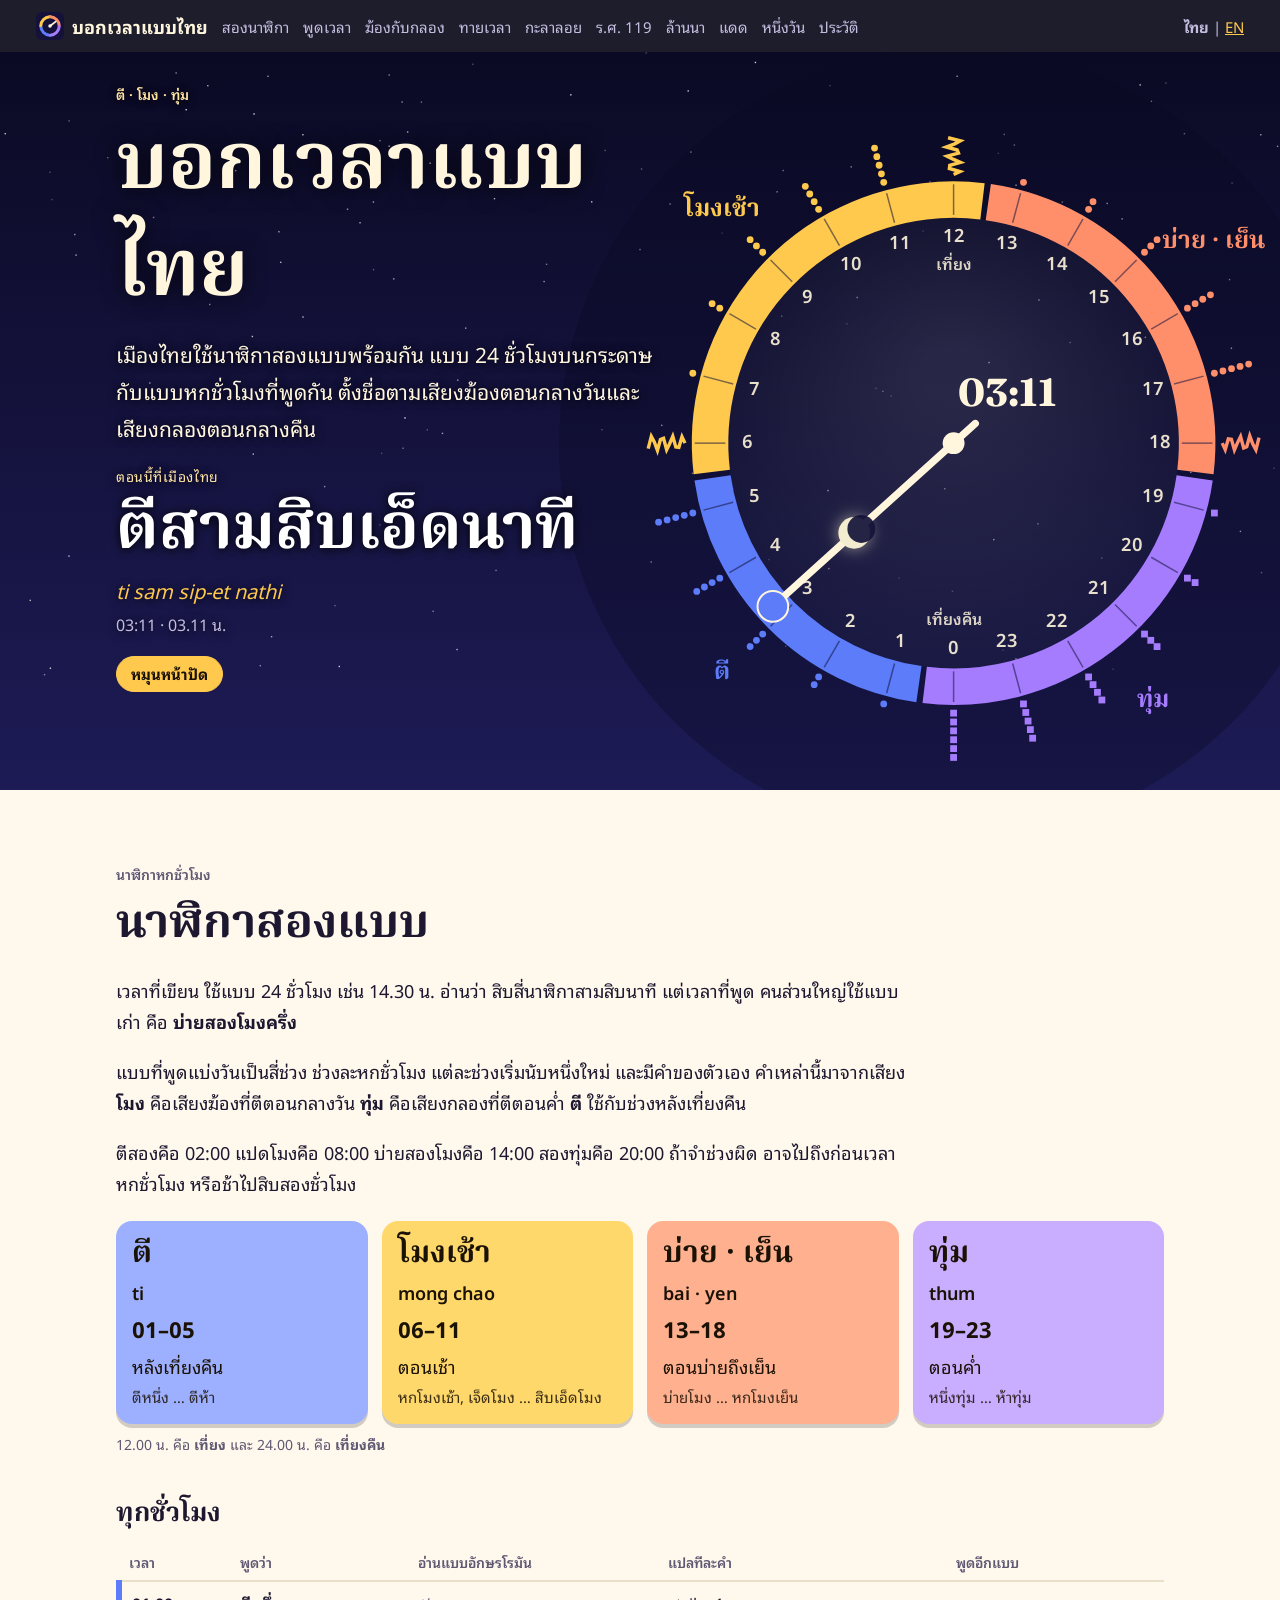
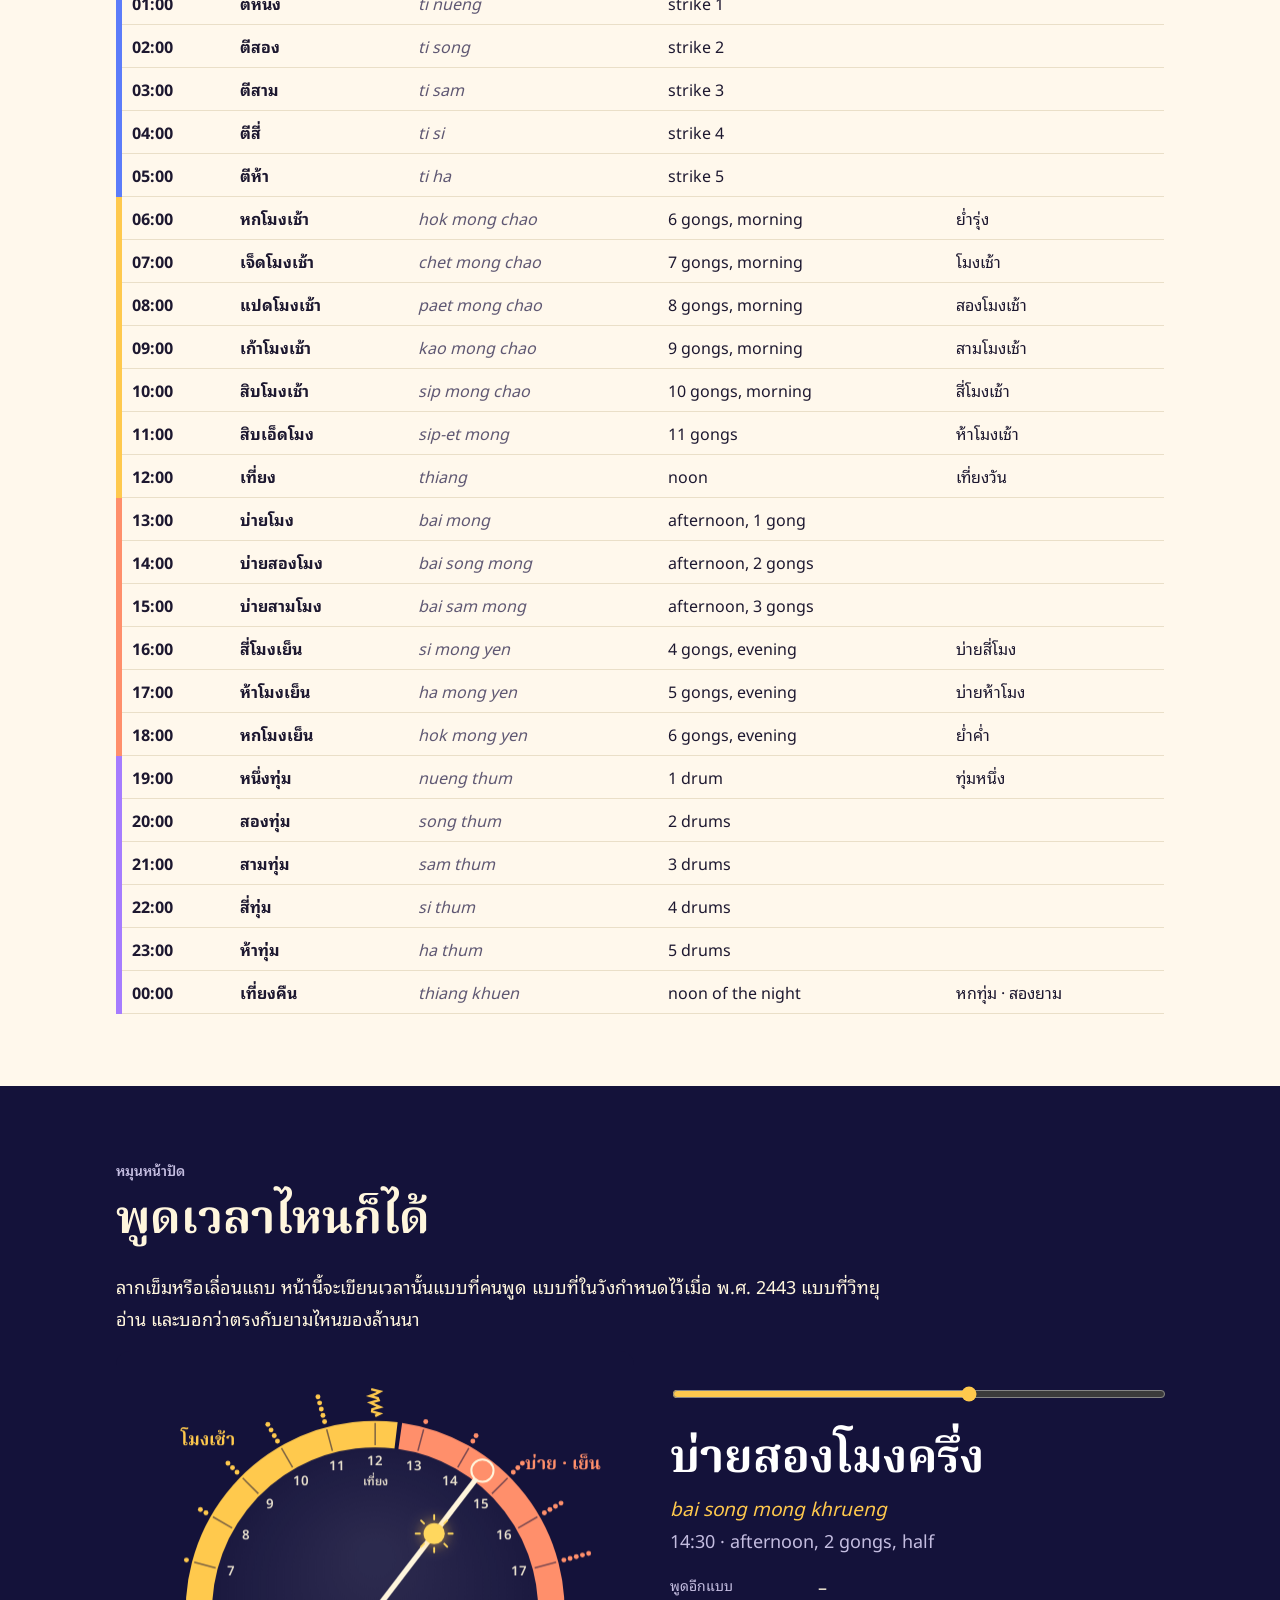
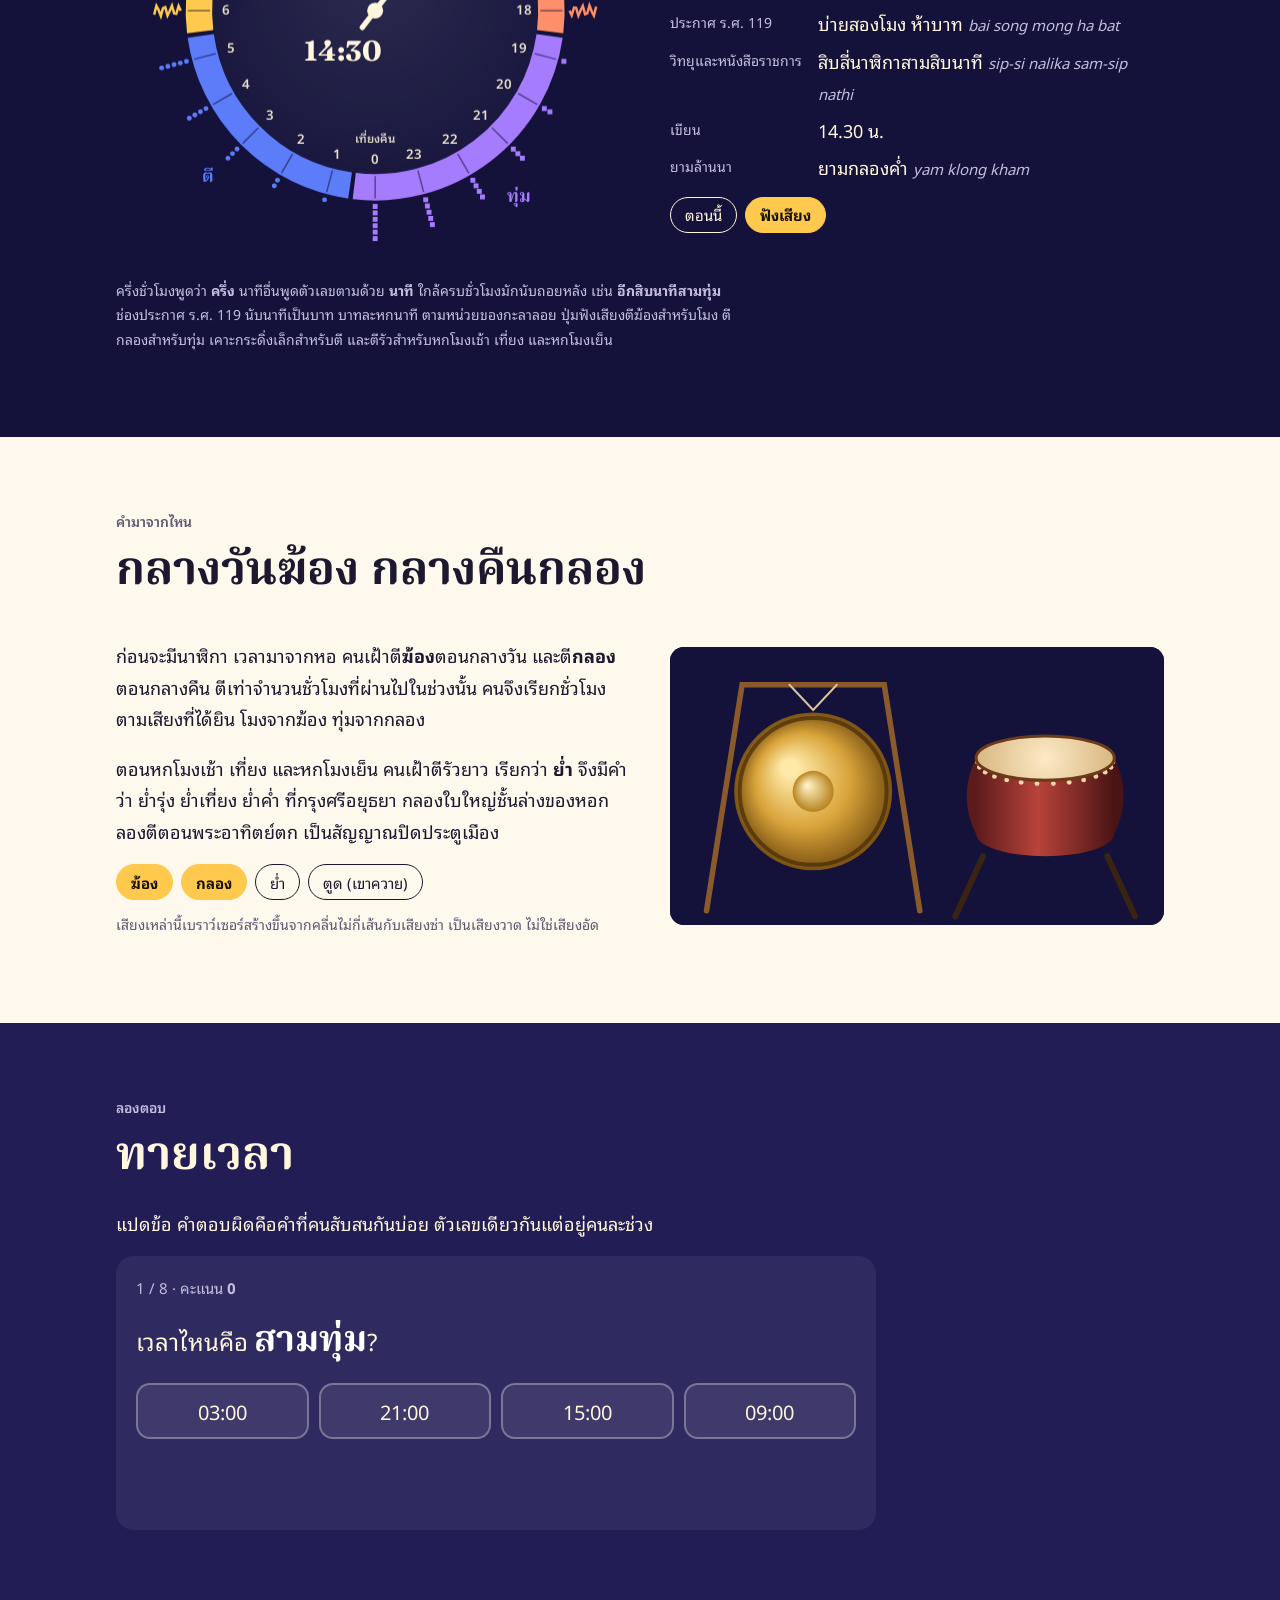
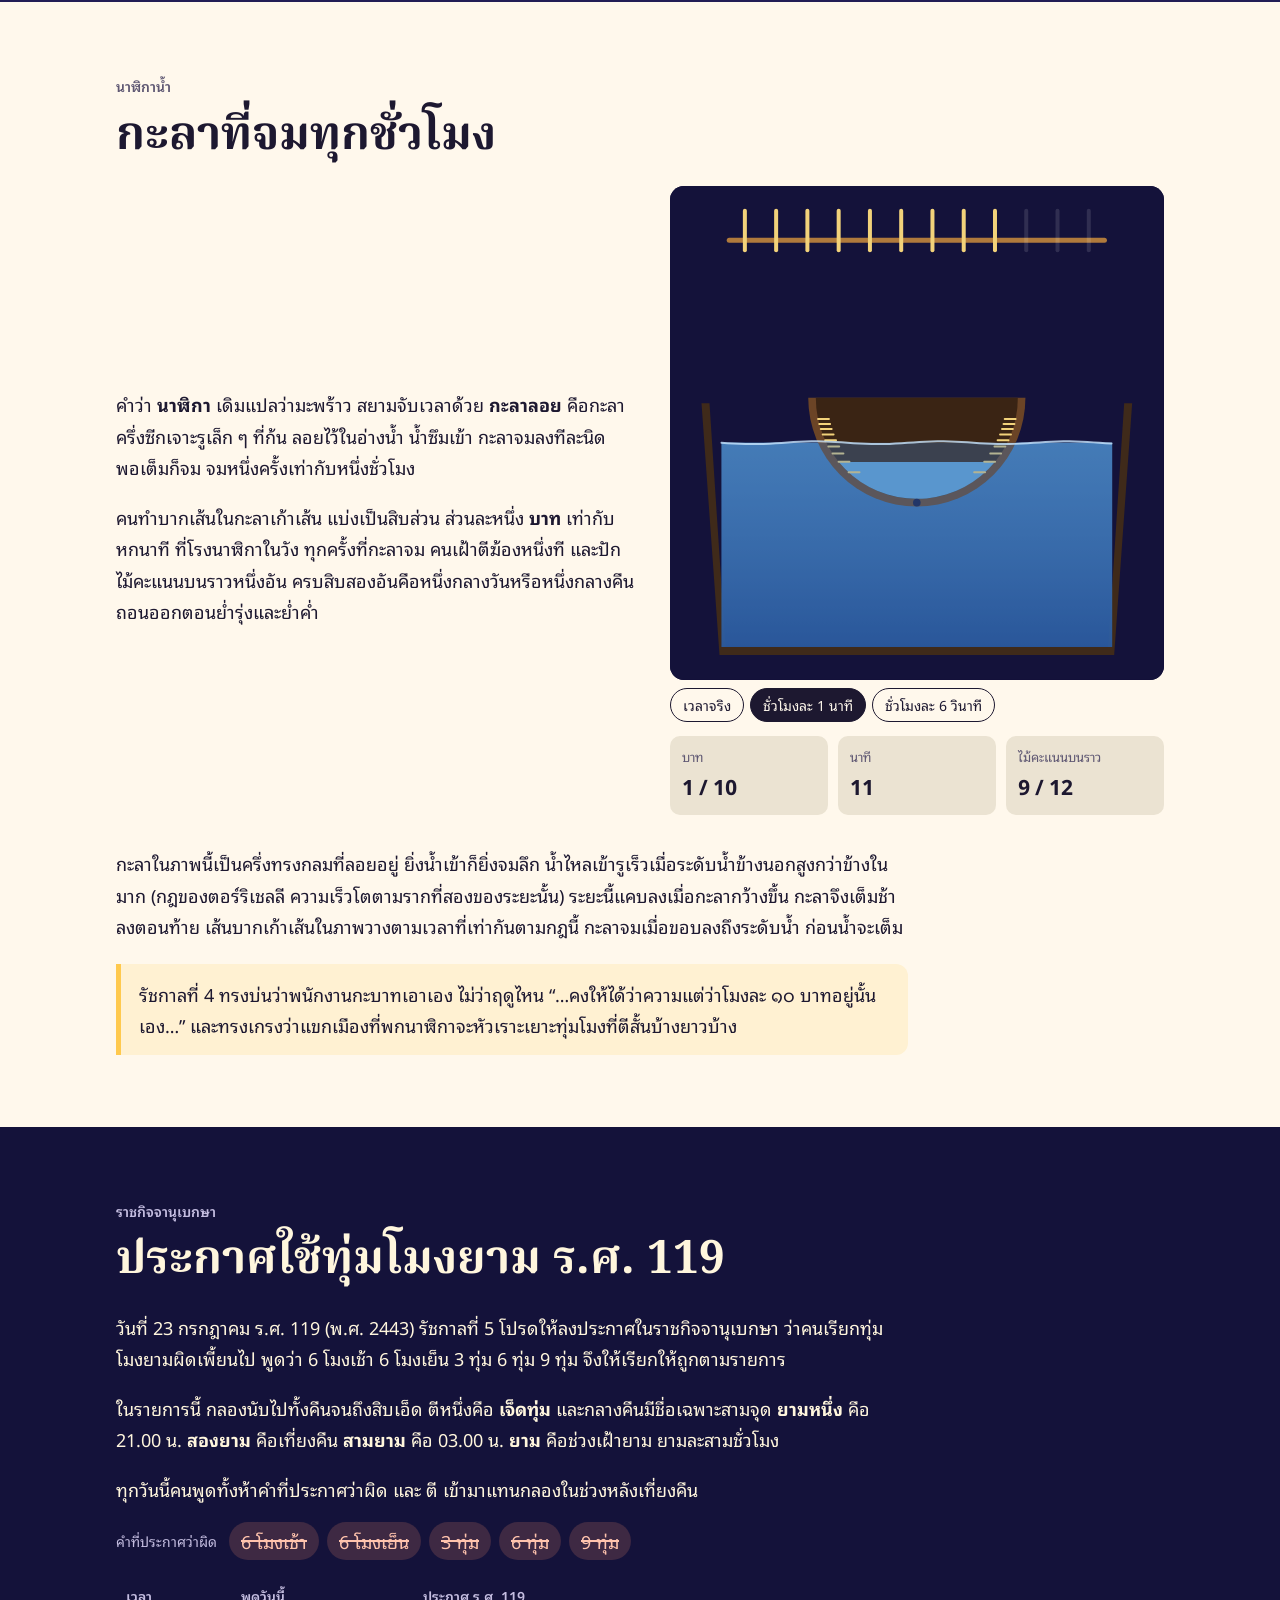
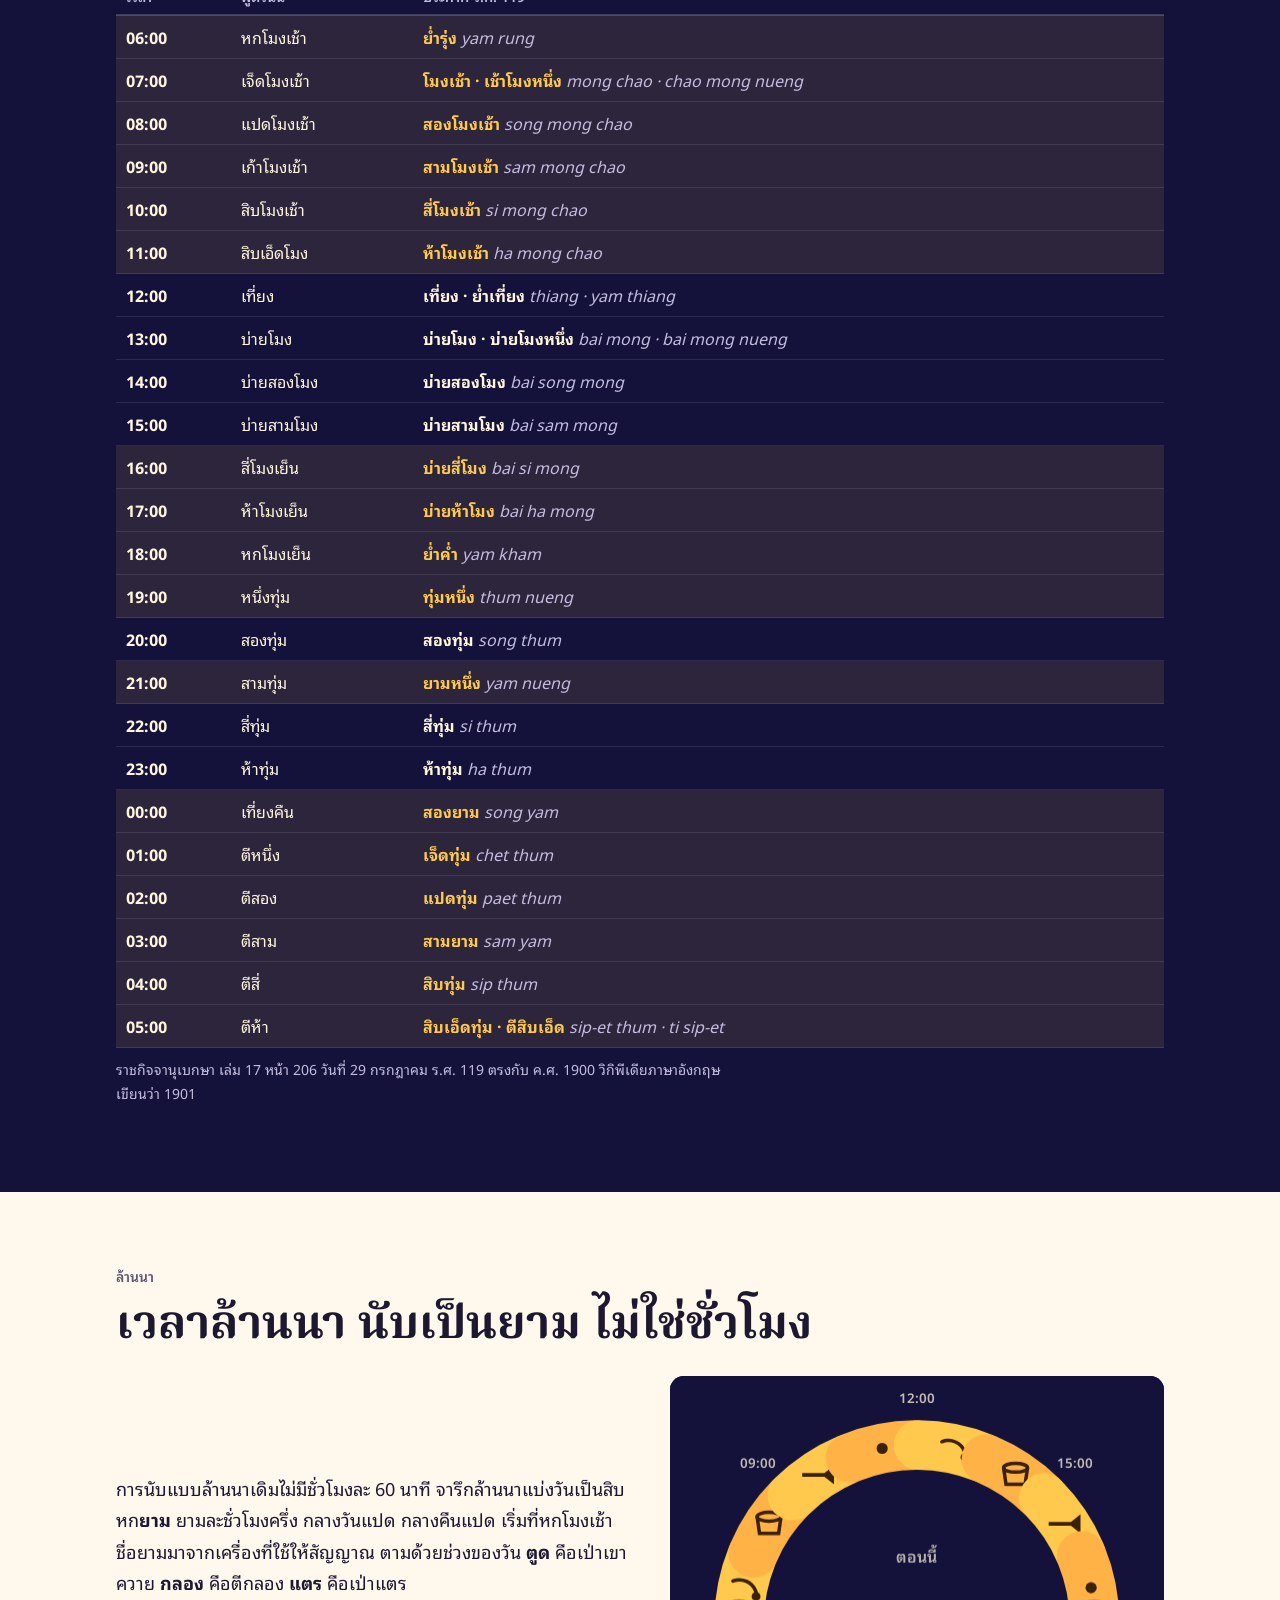
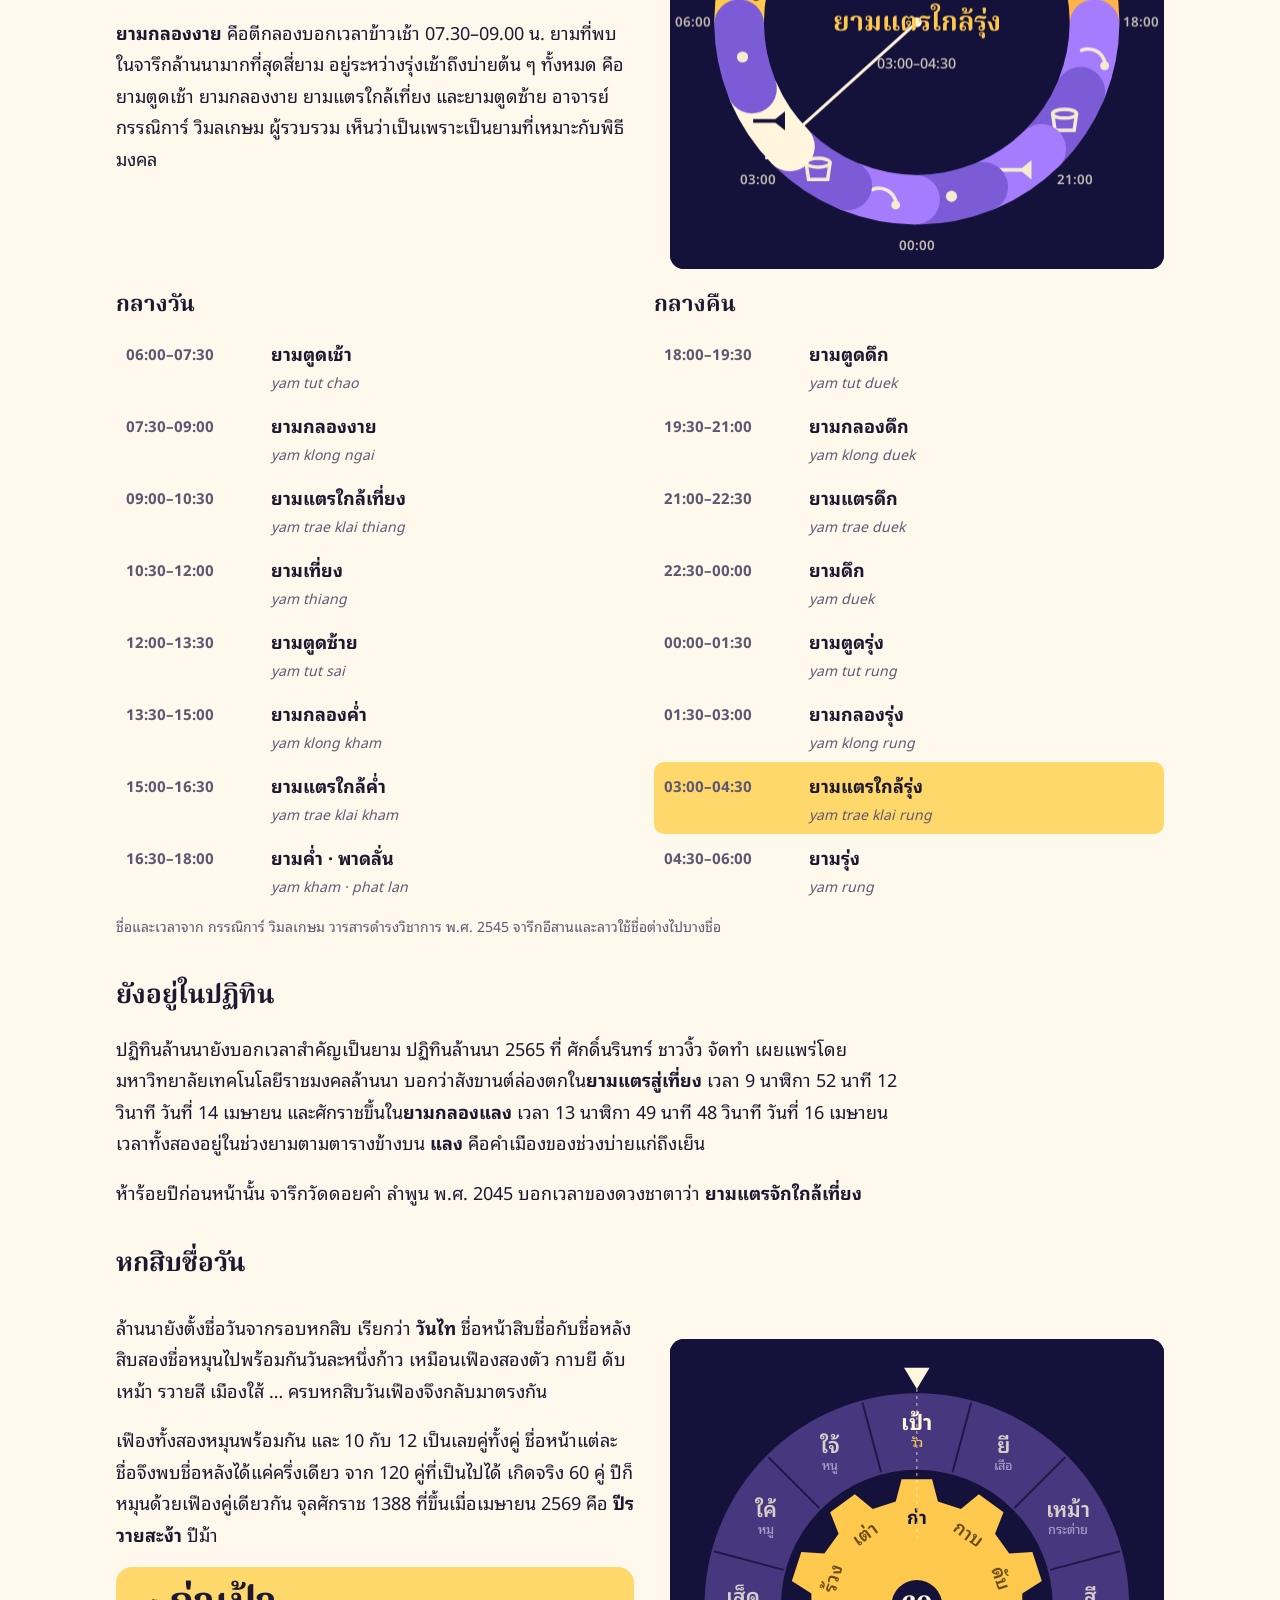
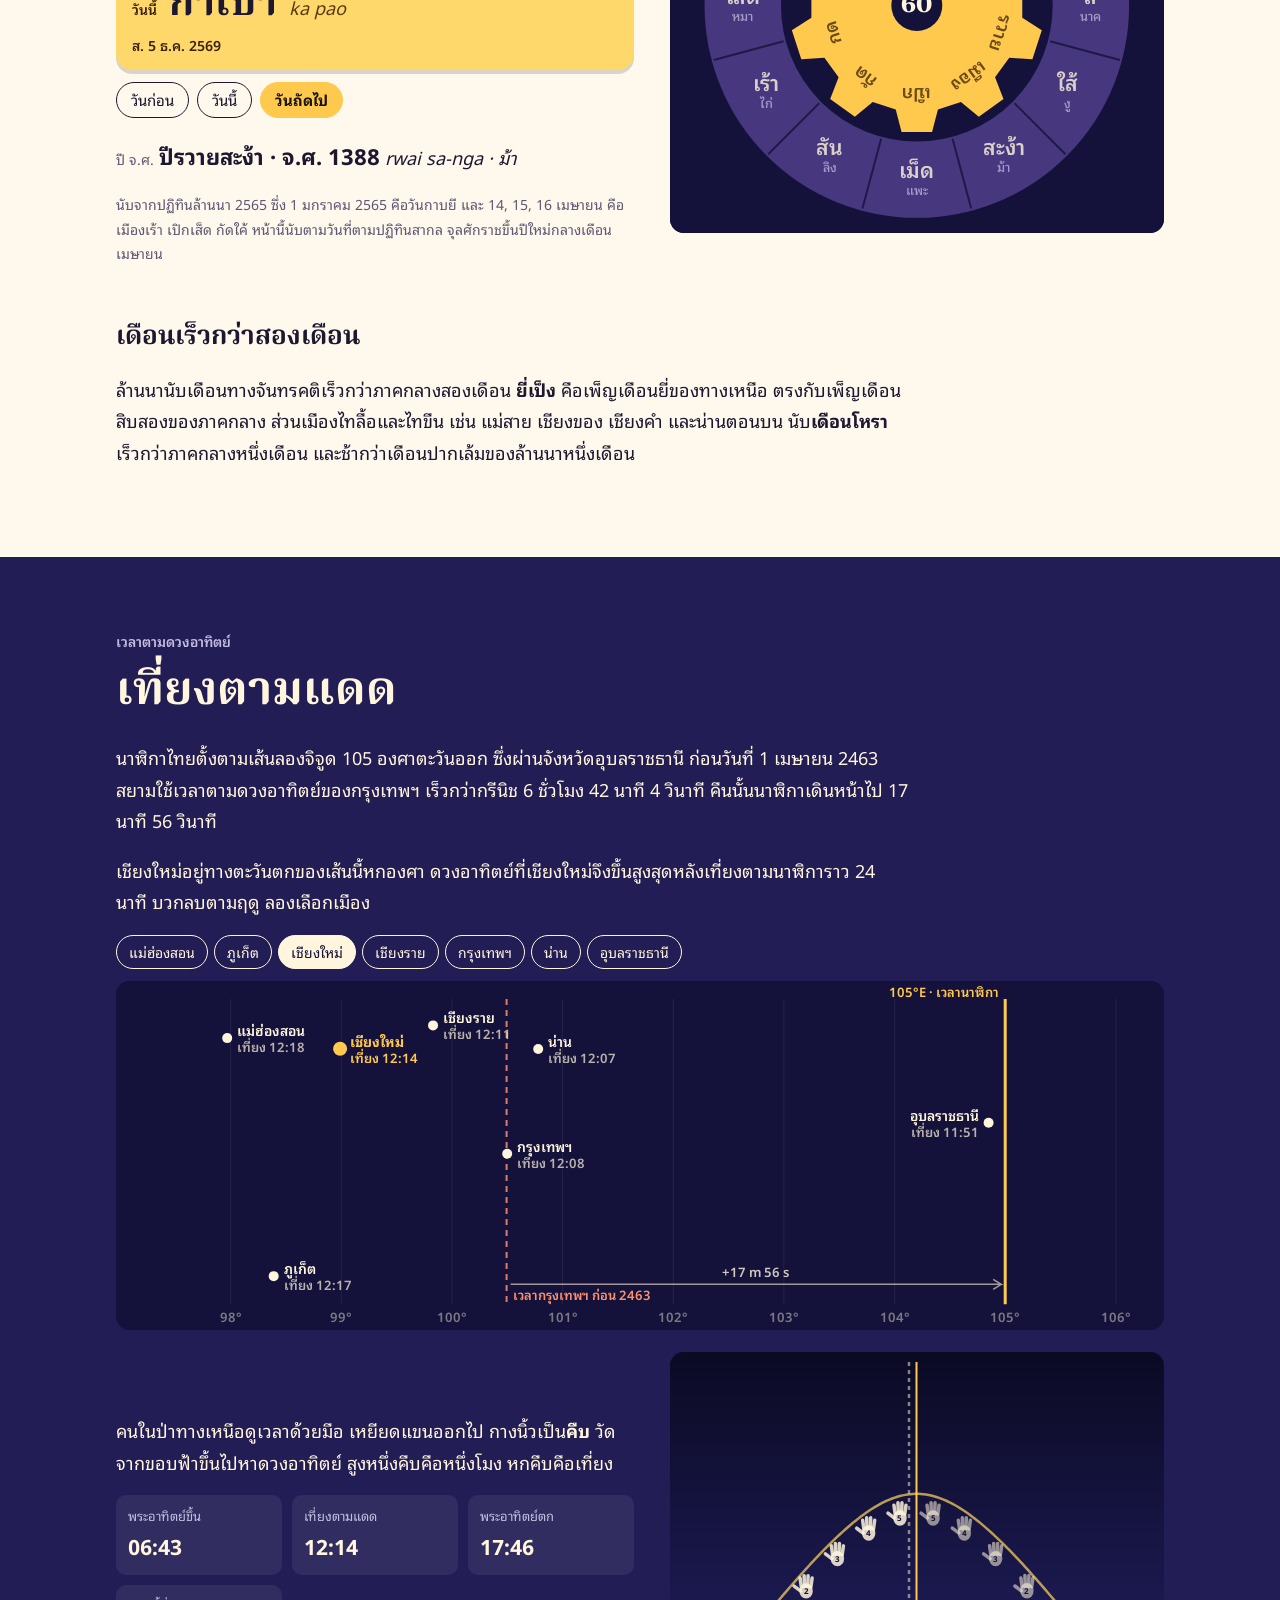
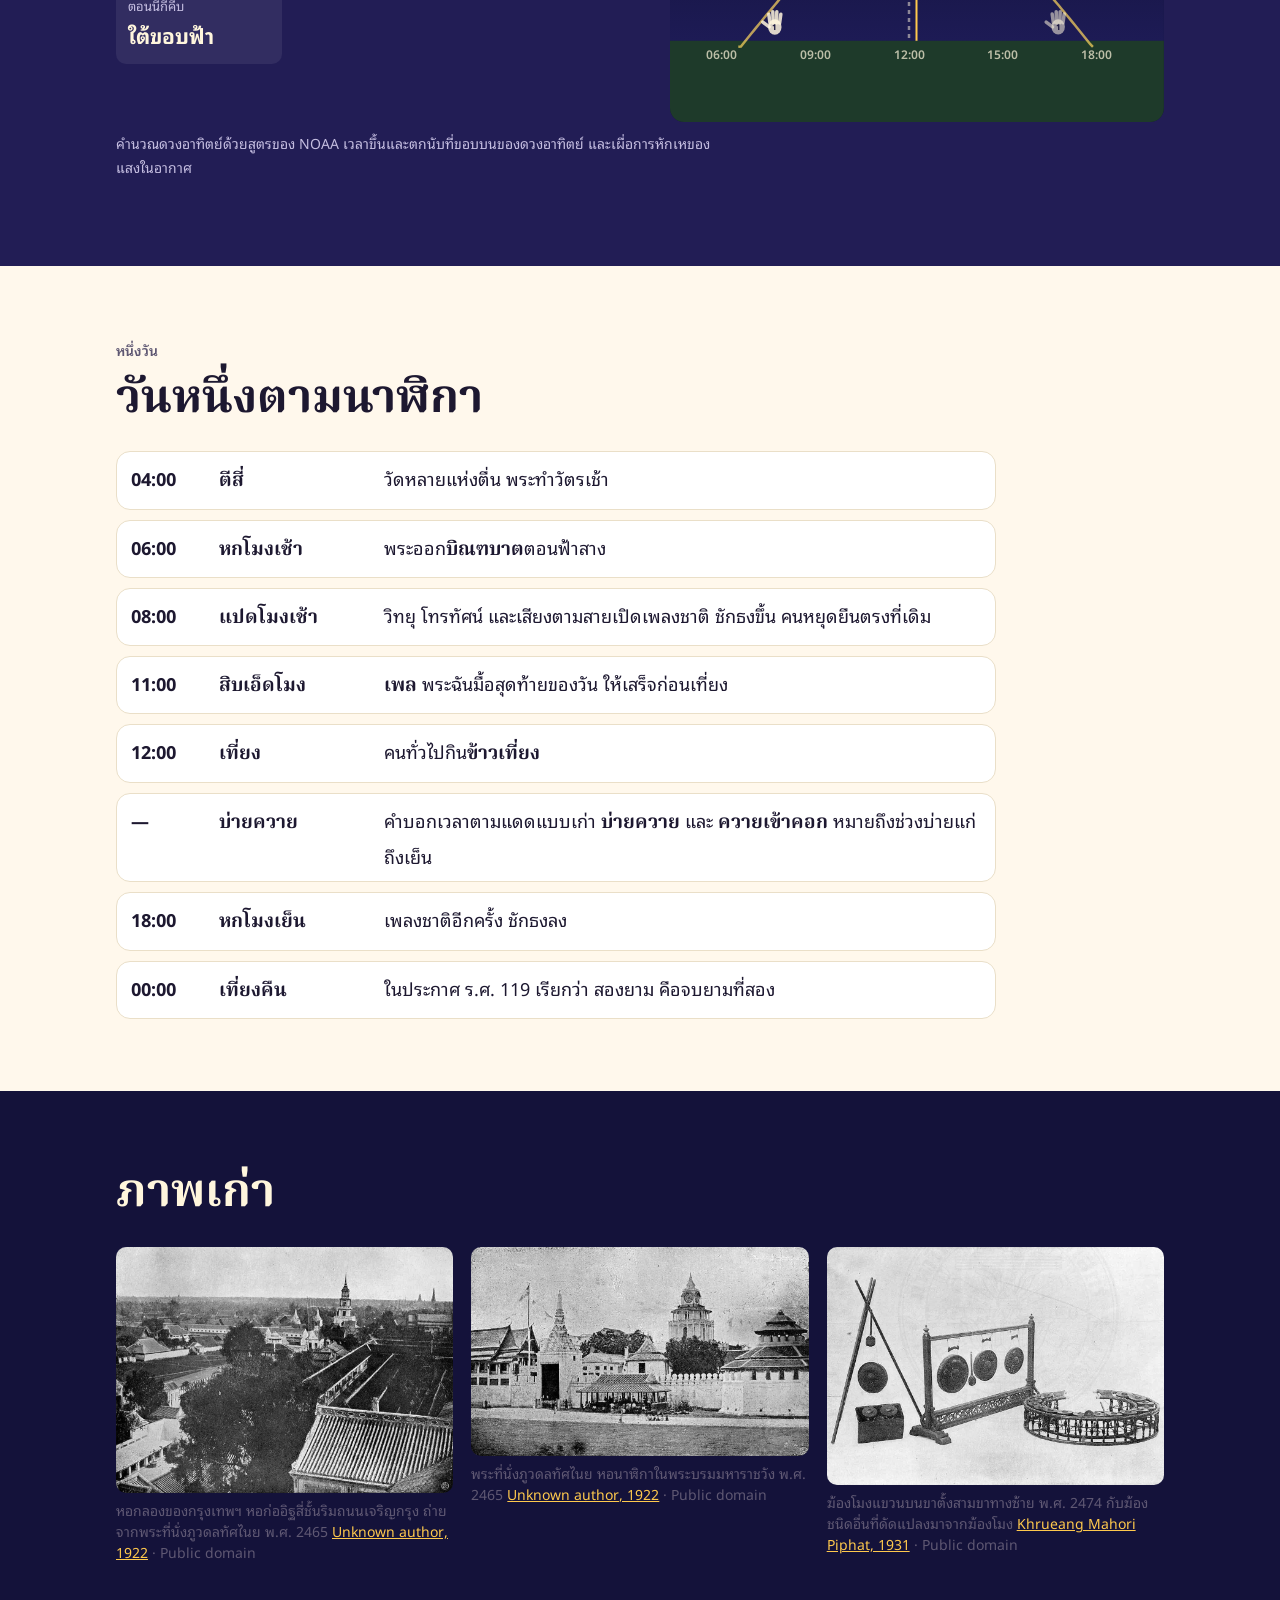
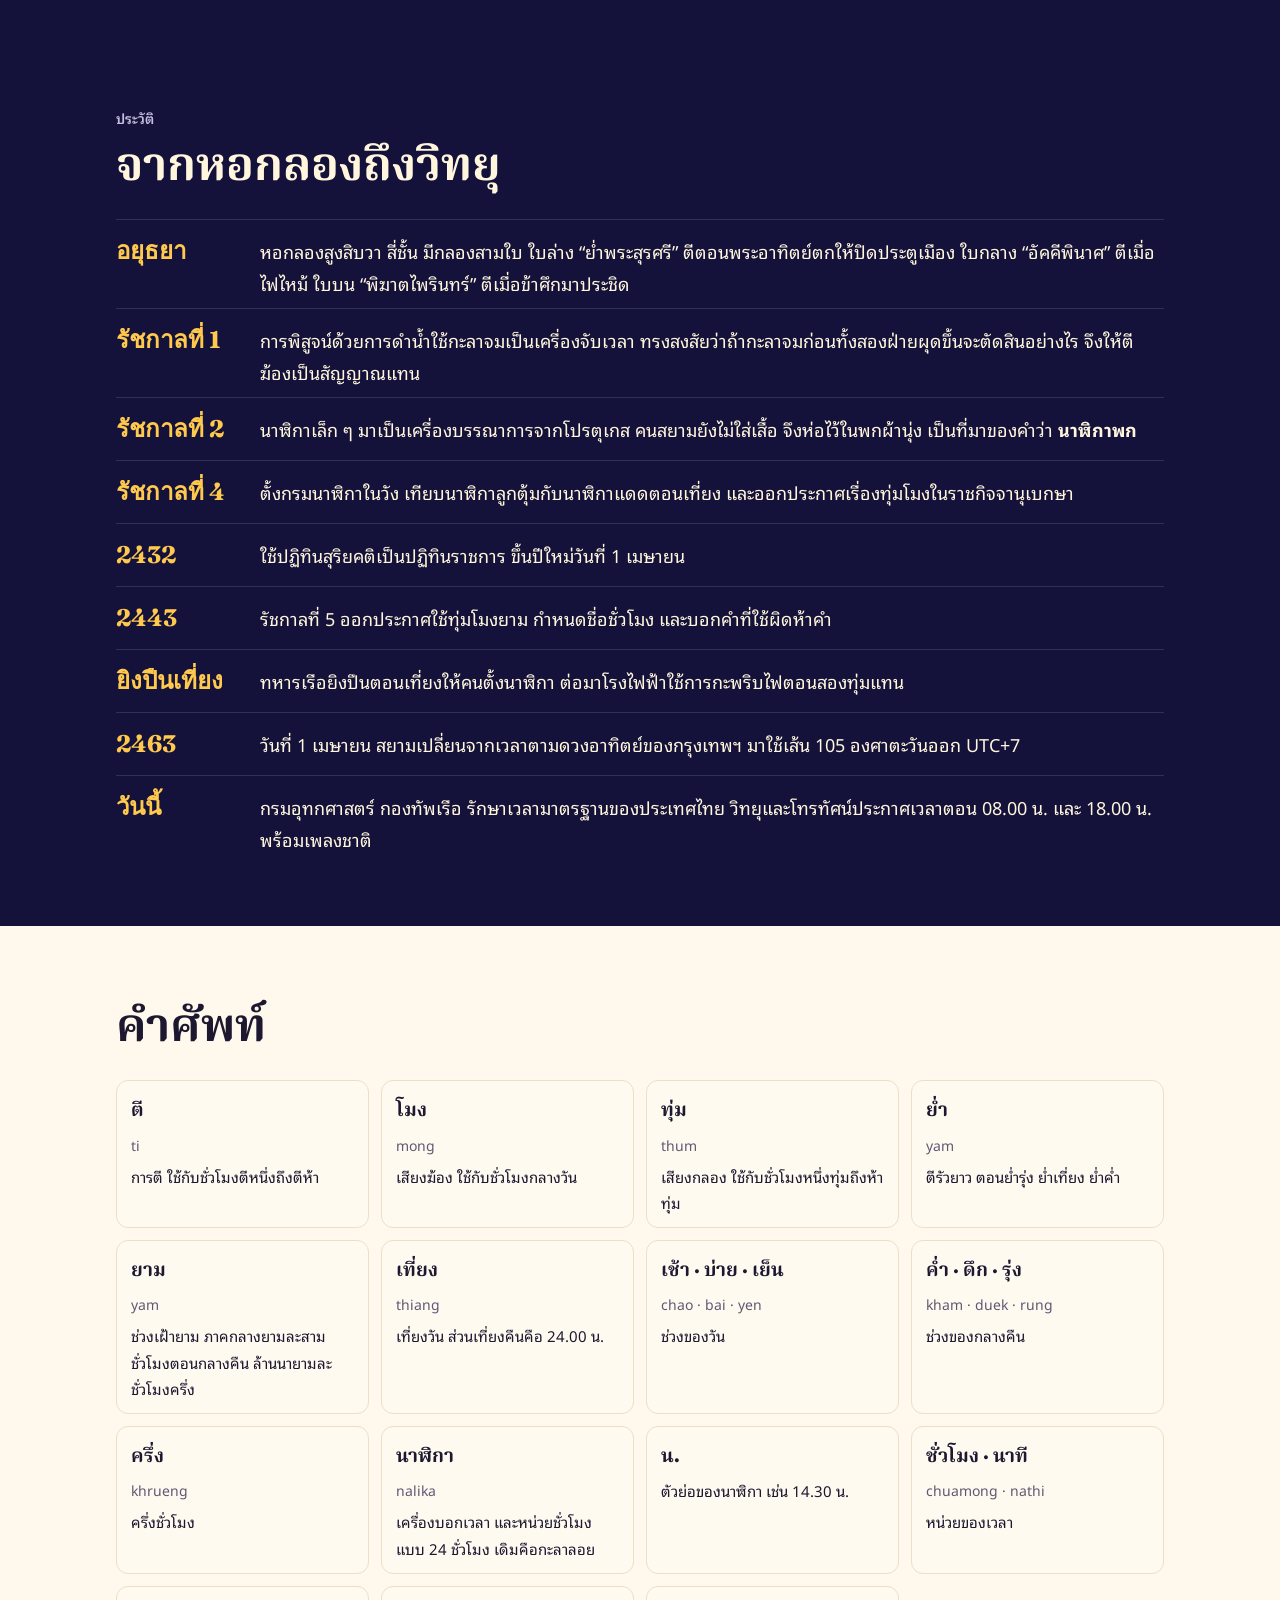
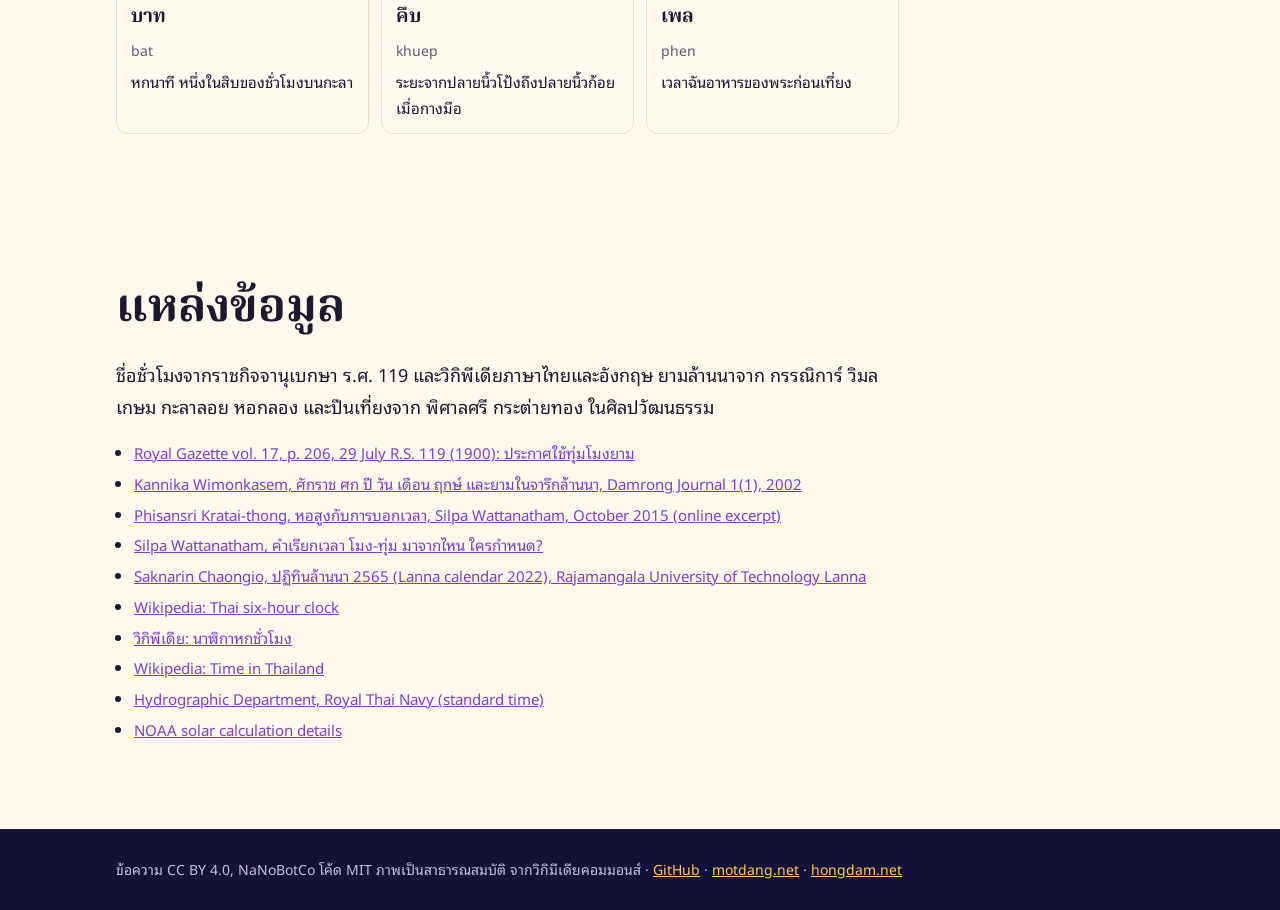
<file: docs/th/index.html>
<!doctype html><html lang="th" translate="no" class="notranslate"><head>
<meta charset="utf-8"><meta name="viewport" content="width=device-width,initial-scale=1">
<meta name="google" content="notranslate">
<script>if(/[.]translate[.]goog$/.test(location.hostname))location.replace("https://"+location.hostname.slice(0,-15).replace(/--/g,"~").replace(/-/g,".").replace(/~/g,"-")+location.pathname+location.search.replace(/([?&])_x_tr_[^&]*/g,"$1").replace(/[?&]+$/,"").replace(/[?]&+/,"?")+location.hash)</script>
<title>บอกเวลาแบบไทย · Telling Time in Thai</title>
<meta name="description" content="คนไทยบอกเวลาอย่างไร นาฬิกาหกชั่วโมงที่พูดกัน ตั้งชื่อตามเสียงฆ้องตอนกลางวันและเสียงกลองตอนกลางคืน นาฬิกา 24 ชั่วโมงบนกระดาษ ประกาศ ร.ศ. 119 กะลาลอย สิบหกยามของล้านนา และเที่ยงตามแดด มีหน้าปัดสด เสียง และเกมทายเวลา ภาษาไทยและอังกฤษ">
<meta name="theme-color" content="#14123a">
<link rel="canonical" href="https://nanobotco.github.io/thai-time/th/">
<link rel="alternate" hreflang="en" href="https://nanobotco.github.io/thai-time/"><link rel="alternate" hreflang="th" href="https://nanobotco.github.io/thai-time/th/"><link rel="alternate" hreflang="x-default" href="https://nanobotco.github.io/thai-time/">
<meta property="og:type" content="website"><meta property="og:site_name" content="Telling Time in Thai · บอกเวลาแบบไทย">
<meta property="og:title" content="บอกเวลาแบบไทย"><meta property="og:description" content="คนไทยบอกเวลาอย่างไร นาฬิกาหกชั่วโมงที่พูดกัน ตั้งชื่อตามเสียงฆ้องตอนกลางวันและเสียงกลองตอนกลางคืน นาฬิกา 24 ชั่วโมงบนกระดาษ ประกาศ ร.ศ. 119 กะลาลอย สิบหกยามของล้านนา และเที่ยงตามแดด มีหน้าปัดสด เสียง และเกมทายเวลา ภาษาไทยและอังกฤษ"><meta property="og:url" content="https://nanobotco.github.io/thai-time/th/">
<meta property="og:image" content="https://nanobotco.github.io/thai-time/card-th.jpg"><meta property="og:image:secure_url" content="https://nanobotco.github.io/thai-time/card-th.jpg"><meta property="og:image:type" content="image/jpeg">
<meta property="og:image:width" content="1200"><meta property="og:image:height" content="630">
<meta property="og:image:alt" content="หน้าปัด 24 ชั่วโมงสีทอง ชมพู และม่วง กับชื่อ บอกเวลาแบบไทย">
<meta property="og:locale" content="th_TH"><meta property="og:locale:alternate" content="en_US">
<meta name="twitter:card" content="summary_large_image"><meta name="twitter:image" content="https://nanobotco.github.io/thai-time/card-th.jpg">
<link rel="icon" href="../icon.svg" type="image/svg+xml">
<link rel="alternate" type="text/plain" href="https://nanobotco.github.io/thai-time/llms.txt" title="llms.txt">
<link rel="preconnect" href="https://fonts.googleapis.com"><link rel="preconnect" href="https://fonts.gstatic.com" crossorigin>
<link href="https://fonts.googleapis.com/css2?family=Fraunces:opsz,wght@9..144,600;9..144,700&family=Noto+Sans+Thai+Looped:wght@400;600;700&family=Noto+Sans+Thai:wght@400;600;700&family=Noto+Serif+Thai:wght@600;700&display=swap" rel="stylesheet">
<script>if(/[?&]card/.test(location.search))document.documentElement.classList.add("card")</script>
<style>:root{--night:#14123a;--rock:#221d55;--ink:#fff6dd;--dim:#c4bde0;--lamp:#ffc94d;--coral:#ff8f6b;--violet:#a67cff;--blue:#5c7cfa;--paper:#fff8ec;--text:#1d1830;--mute:#5f5873;--rule:#eadfc8}
*{box-sizing:border-box}
html{scroll-behavior:smooth;-webkit-text-size-adjust:100%}
body{margin:0;background:var(--paper);color:var(--text);font:17px/1.6 "Noto Sans Thai Looped","Noto Sans Thai",system-ui,-apple-system,"Segoe UI",sans-serif;overflow-x:hidden}
html[lang=th] body{font-size:18px;line-height:1.75}
a{color:#7a3fd0}
h1,h2,h3{font-family:Fraunces,"Noto Serif Thai",Georgia,serif;font-weight:700;line-height:1.15;margin:0 0 .4em}
html[lang=th] h1,html[lang=th] h2,html[lang=th] h3{font-family:"Noto Serif Thai",Fraunces,serif;line-height:1.35}
h2{font-size:clamp(28px,4.6vw,46px)}
.in{max-width:1080px;margin:0 auto;padding:0 16px}
.kick{font-size:14px;letter-spacing:.06em;text-transform:uppercase;color:var(--mute);margin:0 0 .5em;font-weight:600}
html[lang=th] .kick{text-transform:none;letter-spacing:0}
.sec{padding:72px 0}
.sec p{max-width:44em}
.dark,.night,.rock{color:var(--ink)}
.dark{background:var(--night)}
.night{background:#0b0a24}
.rock{background:var(--rock)}
.dark a,.night a,.rock a{color:var(--lamp)}
.dark .kick,.night .kick,.rock .kick{color:var(--dim)}
canvas{display:block;width:100%;touch-action:pan-y}
.cv{border-radius:14px;background:var(--night)}
.cv.sq{aspect-ratio:1/1}
.cv.tall{aspect-ratio:4/5}
.cv.wide{aspect-ratio:16/9}
.cv.big{aspect-ratio:16/10;max-height:78vh}
@media (max-width:720px){.cv.wide,.cv.big{aspect-ratio:4/3}}
.note{font-size:14px;color:var(--mute);margin-top:.6em}
.dark .note,.night .note,.rock .note{color:var(--dim)}
header.top{position:sticky;top:0;z-index:20;background:rgba(11,10,28,.92);backdrop-filter:blur(8px);-webkit-backdrop-filter:blur(8px);color:var(--ink);transition:transform .25s}
header.top .in{display:flex;align-items:center;gap:14px;min-height:52px;max-width:1240px}
.brand{display:flex;align-items:center;gap:8px;color:var(--ink);text-decoration:none;font-weight:700;white-space:nowrap}
header.top nav{display:flex;gap:14px;overflow-x:auto;scrollbar-width:none;flex:1;font-size:15px}
header.top nav::-webkit-scrollbar{display:none}
header.top nav a{color:var(--dim);text-decoration:none;white-space:nowrap;padding:6px 0}
header.top nav a:hover{color:var(--lamp)}
.lang{white-space:nowrap;font-size:15px;color:var(--dim)}
.lang a{color:var(--lamp)}
body.nav-away header.top{transform:translateY(-100%)}
@media (max-width:720px){.brand span{display:none}}
.hero{position:relative;background:#0b0a24;color:var(--ink);overflow:hidden}
.hero canvas{height:min(82vh,760px);min-height:480px}
.hero-t{position:absolute;left:0;right:0;top:0;padding:30px 16px 0;max-width:1080px;margin:0 auto;pointer-events:none}
.hero-t h1{font-size:clamp(42px,8vw,96px);margin:0;text-shadow:0 2px 22px rgba(0,0,0,.75)}
.hero-t .kick{color:#ffe4a3;text-shadow:0 1px 8px #000}
.hero-t .lede{font-size:clamp(17px,2.2vw,21px);max-width:28em;text-shadow:0 1px 10px #000;margin:.4em 0 0}
.hero-t .go{pointer-events:auto;margin-top:18px}
.hero-t .go a{text-decoration:none;display:inline-block}
.pill{font:inherit;font-size:15px;border:1.5px solid currentColor;background:transparent;color:inherit;border-radius:999px;padding:6px 14px;cursor:pointer;min-height:36px;line-height:1.4}
.pill.hot{background:var(--lamp);color:#1b1206;border-color:var(--lamp);font-weight:700}
.pill[aria-pressed=true]{background:var(--ink);color:var(--night);border-color:var(--ink)}
.sec:not(.dark):not(.night):not(.rock) .pill[aria-pressed=true]{background:var(--text);color:var(--paper);border-color:var(--text)}
.btns{display:flex;flex-wrap:wrap;gap:8px;margin:12px 0}
.seg{display:flex;flex-wrap:wrap;gap:6px;margin:8px 0 12px}
.seg .pill{font-size:14px;padding:5px 12px;min-height:34px}
.two{display:grid;grid-template-columns:1.05fr 1fr;gap:36px;align-items:center}
@media (max-width:860px){.two{grid-template-columns:1fr}}
.stage{position:relative}
.stage .ov{position:absolute;inset:0;width:100%;height:100%;pointer-events:none}
.readout{display:grid;grid-template-columns:repeat(auto-fit,minmax(130px,1fr));gap:10px;margin:14px 0}
.readout div{background:rgba(255,255,255,.07);border-radius:10px;padding:10px 12px;min-width:0}
.sec:not(.dark):not(.night):not(.rock) .readout div{background:#ebe3d2}
.readout span{display:block;font-size:13px;color:var(--dim)}
.sec:not(.dark):not(.night):not(.rock) .readout span{color:var(--mute)}
.readout b{font-size:21px;font-variant-numeric:tabular-nums;overflow-wrap:anywhere}
input[type=range]{width:100%;accent-color:var(--lamp);min-height:32px}
.sec:not(.dark):not(.night):not(.rock) input[type=range]{accent-color:#7a3fd0}
label.lab,p.lab{display:block;font-size:15px;margin:10px 0 0}
label.lab b{font-variant-numeric:tabular-nums;color:var(--lamp)}
.sec:not(.dark):not(.night):not(.rock) label.lab b{color:#7a3fd0}
.ph{display:grid;grid-template-columns:repeat(auto-fit,minmax(280px,1fr));gap:18px;margin-top:22px}
.ph figure{margin:0}
.ph img{width:100%;height:auto;aspect-ratio:4/5;object-fit:cover;border-radius:10px;display:block;background:#ddd}
.ph figcaption{font-size:14px;color:var(--mute);margin-top:6px;line-height:1.5}
.tl{list-style:none;padding:0;margin:20px 0 0;display:grid;gap:10px}
.tl li{display:grid;grid-template-columns:4.2em 1fr;gap:14px;align-items:baseline;border-top:1px solid rgba(255,255,255,.12);padding-top:10px}
.tl b{font-family:Fraunces,Georgia,serif;font-size:24px;color:var(--lamp)}
.glos{display:grid;grid-template-columns:repeat(auto-fill,minmax(250px,1fr));gap:12px;margin-top:20px}
.glos div{background:#fffaf0;border:1px solid var(--rule);border-radius:12px;padding:12px 14px}
.glos b{display:block;font-size:19px;font-family:Fraunces,"Noto Serif Thai",serif}
.glos i{font-style:normal;color:var(--mute);font-size:14px}
.glos p{margin:.3em 0 0;font-size:15px}
.src{font-size:15px;padding-left:1.2em}
.src li{margin:.3em 0}
footer.bot{background:var(--night);color:var(--dim);padding:28px 0;font-size:14px}
footer.bot a{color:var(--lamp)}
.cardline{display:none;font-size:24px;color:#ffe4a3;margin-top:16px;text-shadow:0 1px 8px #000}
.cardline span{font-size:19px;color:var(--lamp)}
html.card header.top,html.card main>section:not(.hero),html.card footer,html.card .go,html.card .lede{display:none}
html.card .hero canvas{height:100vh;min-height:0}
html.card .hero-t{padding-top:52px;padding-left:60px;max-width:none}
html.card .hero-t h1{font-size:104px}
html.card .cardline{display:block}
@media (prefers-reduced-motion:reduce){html{scroll-behavior:auto}}
.ph img{aspect-ratio:auto}
.hero-t{max-width:1080px}
.hero-t .lede{max-width:24em}
.now{margin-top:18px;display:flex;flex-direction:column;gap:2px;max-width:30em;text-shadow:0 1px 10px #000}
.nowlab{font-size:14px;color:#ffe4a3;letter-spacing:.04em}
.now b{font-family:"Noto Serif Thai",serif;font-size:clamp(34px,6vw,64px);line-height:1.25;color:#fff}
.now i{font-size:20px;color:var(--lamp)}
.now span#nowen{font-size:16px;color:var(--dim)}
@media (max-width:860px){.hero-t .lede{display:none}.now b{font-size:38px}}
.blks{display:grid;grid-template-columns:repeat(auto-fit,minmax(200px,1fr));gap:14px;margin:22px 0 6px}
.blk{border-radius:16px;padding:14px 16px;display:flex;flex-direction:column;gap:2px;color:#1b1206;box-shadow:0 4px 0 rgba(0,0,0,.18)}
.blk b{font-family:"Noto Serif Thai",serif;font-size:30px;line-height:1.3}
.blk i{font-style:normal;font-weight:600}
.blk .hrs{font-size:22px;font-variant-numeric:tabular-nums;font-weight:700}
.blk .ex{font-size:15px;opacity:.85}
.b-ti.blk{background:#9db0ff}.b-chao.blk{background:#ffd86b}.b-bai.blk{background:#ffb08f}.b-thum.blk{background:#c9adff}
h3.sub{font-size:26px;margin-top:40px}
.tw{overflow-x:auto;-webkit-overflow-scrolling:touch;margin-top:12px}
table{border-collapse:collapse;width:100%;font-size:16px}
th{text-align:left;font-size:14px;color:var(--mute);font-weight:600;padding:6px 10px;border-bottom:2px solid var(--rule)}
td{padding:7px 10px;border-bottom:1px solid var(--rule);vertical-align:baseline}
td.t{font-variant-numeric:tabular-nums;font-weight:700;white-space:nowrap}
td i{color:var(--mute)}
.hrs-t td:first-child{border-left:6px solid transparent}
.hrs-t tr.b-ti td:first-child{border-left-color:var(--blue)}.hrs-t tr.b-chao td:first-child{border-left-color:var(--lamp)}.hrs-t tr.b-bai td:first-child{border-left-color:var(--coral)}.hrs-t tr.b-thum td:first-child{border-left-color:var(--violet)}
.dark th{color:var(--dim);border-color:rgba(255,255,255,.18)}
.dark td{border-color:rgba(255,255,255,.1)}
.dark td i{color:var(--dim)}
.y-t tr.diff td{background:rgba(255,201,77,.1)}
.y-t tr.diff b{color:var(--lamp)}
.banned{display:flex;flex-wrap:wrap;gap:8px;align-items:center}
.banned span{font-size:14px;color:var(--dim);margin-right:4px}
.banned s{background:rgba(255,143,107,.18);color:#ffc3ad;border-radius:999px;padding:3px 12px;text-decoration-thickness:2px}
.dialw{max-width:560px;width:100%;margin:0 auto}
#saycv{touch-action:none;cursor:grab}
.said{display:flex;flex-direction:column;margin:14px 0 6px}
.said b{font-family:"Noto Serif Thai",serif;font-size:clamp(30px,4.6vw,46px);line-height:1.3;color:#fff}
.said i{font-size:19px;color:var(--lamp)}
.said span{color:var(--dim)}
dl.rows{display:grid;grid-template-columns:auto 1fr;gap:6px 16px;margin:14px 0}
dl.rows dt{font-size:14px;color:var(--dim);padding-top:3px}
dl.rows dd{margin:0;font-size:18px}
dl.rows dd i{color:var(--dim);font-size:15px}
.quiz{background:rgba(255,255,255,.06);border-radius:18px;padding:18px 20px;margin-top:16px;max-width:760px}
.qprog{font-size:15px;color:var(--dim);margin:0}
.qq{font-size:24px;margin:.4em 0}
.qq b{font-family:"Noto Serif Thai",serif;font-size:36px;color:#fff}
.qq i{color:var(--lamp);font-size:18px}
.qa{display:grid;grid-template-columns:repeat(auto-fit,minmax(150px,1fr));gap:10px}
.qa button{font:inherit;font-size:20px;border-radius:14px;border:2px solid rgba(255,255,255,.3);background:rgba(255,255,255,.08);color:var(--ink);padding:12px 10px;min-height:56px;cursor:pointer;line-height:1.3}
.qa button small{display:block;font-size:14px;color:var(--dim)}
.qa button.ok{background:#2f9e6a;border-color:#2f9e6a}
.qa button.no{background:#b8434f;border-color:#b8434f}
.qa button:disabled{cursor:default}
.qf{min-height:1.6em;font-size:17px}
blockquote{margin:22px 0 0;padding:14px 18px;border-left:5px solid var(--lamp);background:#fff1d2;border-radius:0 12px 12px 0;max-width:44em}
.lan{display:grid;grid-template-columns:1fr 1fr;gap:28px;margin-top:22px}
@media (max-width:720px){.lan{grid-template-columns:1fr}}
.lan h3{font-size:22px}
.lan ol{list-style:none;margin:0;padding:0}
.lan li{display:grid;grid-template-columns:7.5em 1fr;gap:2px 10px;padding:7px 10px;border-radius:10px}
.lan li .t{grid-row:span 2;font-variant-numeric:tabular-nums;font-weight:700;color:var(--mute);font-size:15px;padding-top:3px}
.lan li b{font-size:18px}
.lan li i{color:var(--mute);font-size:14px}
.lan li.on{background:#ffd86b}
.cv.strip{aspect-ratio:3/1;min-height:230px}
.cv.sky{aspect-ratio:4/3}
@media (max-width:720px){.cv.strip{aspect-ratio:auto;height:300px}}
.dayl{list-style:none;padding:0;margin:20px 0 0;display:grid;gap:10px;max-width:880px}
.dayl li{display:grid;grid-template-columns:4.2em 8.5em 1fr;gap:12px;align-items:baseline;padding:10px 14px;background:#fff;border:1px solid var(--rule);border-radius:14px}
.dayl .t{font-variant-numeric:tabular-nums;font-weight:700}
.dayl b{font-family:"Noto Serif Thai",serif;font-size:19px}
@media (max-width:640px){.dayl li{grid-template-columns:4em 1fr}.dayl .d{grid-column:1/-1}}
html.card .now{display:none}
html.card .hero-t h1{font-size:80px;max-width:7.5em}
@media (max-width:860px){html:not(.card) .hero canvas{position:absolute;inset:0;height:100%;min-height:0}html:not(.card) .hero-t{position:relative;padding-bottom:calc(min(96vw,620px) + 8px)}}
.wday{display:flex;flex-wrap:wrap;align-items:baseline;gap:4px 12px;margin-top:18px;background:#ffd86b;border-radius:16px;padding:12px 16px;box-shadow:0 4px 0 rgba(0,0,0,.15)}
.wday span{font-size:14px;color:#3a2108;font-weight:600}
.wday b{font-family:"Noto Serif Thai",serif;font-size:40px;line-height:1.25}
.wday i{color:#5a3a12}
.wday #wddate{flex-basis:100%}
.wyear span{font-size:14px;color:var(--mute)}
.wyear b{font-size:22px}
.tl li{grid-template-columns:7.2em 1fr}
.tl span b{font-family:inherit;font-size:inherit;color:inherit}
@media (max-width:640px){.tl li{grid-template-columns:1fr;gap:2px}}
@media (min-width:861px){html:not(.card) .hero-t h1{font-size:clamp(42px,6.2vw,84px);max-width:7.5em}html:not(.card) .hero-t .lede,html:not(.card) .now{max-width:min(30em,44vw)}}
</style>
</head><body>
<header class="top"><div class="in"><a class="brand" href="#top"><img src="../icon.svg" width="28" height="28" alt=""><span>บอกเวลาแบบไทย</span></a>
<nav aria-label="หัวข้อ"><a href="#what">สองนาฬิกา</a><a href="#say">พูดเวลา</a><a href="#sound">ฆ้องกับกลอง</a><a href="#quiz">ทายเวลา</a><a href="#coconut">กะลาลอย</a><a href="#y1900">ร.ศ. 119</a><a href="#lanna">ล้านนา</a><a href="#sun">แดด</a><a href="#day">หนึ่งวัน</a><a href="#history">ประวัติ</a></nav>
<span class="lang"><b>ไทย</b> | <a href="../" hreflang="en">EN</a></span></div></header>
<main><section id="top" class="hero"><canvas id="scene" role="img" aria-label="หน้าปัด 24 ชั่วโมงแบ่งเป็นสี่ช่วง ช่วงละหกชั่วโมง เข็มชี้เวลาตอนนี้ที่เมืองไทย"></canvas>
<div class="hero-t"><p class="kick">ตี · โมง · ทุ่ม</p><h1>บอกเวลาแบบไทย</h1><p class="lede">เมืองไทยใช้นาฬิกาสองแบบพร้อมกัน แบบ 24 ชั่วโมงบนกระดาษ กับแบบหกชั่วโมงที่พูดกัน ตั้งชื่อตามเสียงฆ้องตอนกลางวันและเสียงกลองตอนกลางคืน</p>
<div class="now" aria-live="polite"><span class="nowlab">ตอนนี้ที่เมืองไทย</span><b id="nowth" lang="th">–</b><i id="nowro"></i><span id="nowen"></span></div>
<p class="go"><a class="pill hot" href="#say">หมุนหน้าปัด</a></p>
<p class="cardline">Telling Time in Thai · กลางวันฆ้อง กลางคืนกลอง<br><span>nanobotco.github.io/thai-time</span></p></div></section>
<section id="what" class="sec "><div class="in"><p class=kick>นาฬิกาหกชั่วโมง</p><h2>นาฬิกาสองแบบ</h2><p>เวลาที่เขียน ใช้แบบ 24 ชั่วโมง เช่น 14.30 น. อ่านว่า สิบสี่นาฬิกาสามสิบนาที แต่เวลาที่พูด คนส่วนใหญ่ใช้แบบเก่า คือ <b>บ่ายสองโมงครึ่ง</b></p><p>แบบที่พูดแบ่งวันเป็นสี่ช่วง ช่วงละหกชั่วโมง แต่ละช่วงเริ่มนับหนึ่งใหม่ และมีคำของตัวเอง คำเหล่านี้มาจากเสียง <b>โมง</b> คือเสียงฆ้องที่ตีตอนกลางวัน <b>ทุ่ม</b> คือเสียงกลองที่ตีตอนค่ำ <b>ตี</b> ใช้กับช่วงหลังเที่ยงคืน</p><p>ตีสองคือ 02:00 แปดโมงคือ 08:00 บ่ายสองโมงคือ 14:00 สองทุ่มคือ 20:00 ถ้าจำช่วงผิด อาจไปถึงก่อนเวลาหกชั่วโมง หรือช้าไปสิบสองชั่วโมง</p><div class="blks"><div class="blk b-ti"><b lang="th">ตี</b><i>ti</i><span class="hrs">01–05</span><span>หลังเที่ยงคืน</span><span lang="th" class="ex">ตีหนึ่ง … ตีห้า</span></div><div class="blk b-chao"><b lang="th">โมงเช้า</b><i>mong chao</i><span class="hrs">06–11</span><span>ตอนเช้า</span><span lang="th" class="ex">หกโมงเช้า, เจ็ดโมง … สิบเอ็ดโมง</span></div><div class="blk b-bai"><b lang="th">บ่าย · เย็น</b><i>bai · yen</i><span class="hrs">13–18</span><span>ตอนบ่ายถึงเย็น</span><span lang="th" class="ex">บ่ายโมง … หกโมงเย็น</span></div><div class="blk b-thum"><b lang="th">ทุ่ม</b><i>thum</i><span class="hrs">19–23</span><span>ตอนค่ำ</span><span lang="th" class="ex">หนึ่งทุ่ม … ห้าทุ่ม</span></div></div><p class="note">12.00 น. คือ <b>เที่ยง</b> และ 24.00 น. คือ <b>เที่ยงคืน</b></p><h3 class="sub">ทุกชั่วโมง</h3><div class="tw"><table class="hrs-t"><thead><tr><th>เวลา</th><th>พูดว่า</th><th>อ่านแบบอักษรโรมัน</th><th>แปลทีละคำ</th><th>พูดอีกแบบ</th></tr></thead><tbody><tr class="b-ti"><td class="t">01:00</td><td lang="th"><b>ตีหนึ่ง</b></td><td><i>ti nueng</i></td><td>strike 1</td><td lang="th"></td></tr><tr class="b-ti"><td class="t">02:00</td><td lang="th"><b>ตีสอง</b></td><td><i>ti song</i></td><td>strike 2</td><td lang="th"></td></tr><tr class="b-ti"><td class="t">03:00</td><td lang="th"><b>ตีสาม</b></td><td><i>ti sam</i></td><td>strike 3</td><td lang="th"></td></tr><tr class="b-ti"><td class="t">04:00</td><td lang="th"><b>ตีสี่</b></td><td><i>ti si</i></td><td>strike 4</td><td lang="th"></td></tr><tr class="b-ti"><td class="t">05:00</td><td lang="th"><b>ตีห้า</b></td><td><i>ti ha</i></td><td>strike 5</td><td lang="th"></td></tr><tr class="b-chao"><td class="t">06:00</td><td lang="th"><b>หกโมงเช้า</b></td><td><i>hok mong chao</i></td><td>6 gongs, morning</td><td lang="th">ย่ำรุ่ง</td></tr><tr class="b-chao"><td class="t">07:00</td><td lang="th"><b>เจ็ดโมงเช้า</b></td><td><i>chet mong chao</i></td><td>7 gongs, morning</td><td lang="th">โมงเช้า</td></tr><tr class="b-chao"><td class="t">08:00</td><td lang="th"><b>แปดโมงเช้า</b></td><td><i>paet mong chao</i></td><td>8 gongs, morning</td><td lang="th">สองโมงเช้า</td></tr><tr class="b-chao"><td class="t">09:00</td><td lang="th"><b>เก้าโมงเช้า</b></td><td><i>kao mong chao</i></td><td>9 gongs, morning</td><td lang="th">สามโมงเช้า</td></tr><tr class="b-chao"><td class="t">10:00</td><td lang="th"><b>สิบโมงเช้า</b></td><td><i>sip mong chao</i></td><td>10 gongs, morning</td><td lang="th">สี่โมงเช้า</td></tr><tr class="b-chao"><td class="t">11:00</td><td lang="th"><b>สิบเอ็ดโมง</b></td><td><i>sip-et mong</i></td><td>11 gongs</td><td lang="th">ห้าโมงเช้า</td></tr><tr class="b-chao"><td class="t">12:00</td><td lang="th"><b>เที่ยง</b></td><td><i>thiang</i></td><td>noon</td><td lang="th">เที่ยงวัน</td></tr><tr class="b-bai"><td class="t">13:00</td><td lang="th"><b>บ่ายโมง</b></td><td><i>bai mong</i></td><td>afternoon, 1 gong</td><td lang="th"></td></tr><tr class="b-bai"><td class="t">14:00</td><td lang="th"><b>บ่ายสองโมง</b></td><td><i>bai song mong</i></td><td>afternoon, 2 gongs</td><td lang="th"></td></tr><tr class="b-bai"><td class="t">15:00</td><td lang="th"><b>บ่ายสามโมง</b></td><td><i>bai sam mong</i></td><td>afternoon, 3 gongs</td><td lang="th"></td></tr><tr class="b-bai"><td class="t">16:00</td><td lang="th"><b>สี่โมงเย็น</b></td><td><i>si mong yen</i></td><td>4 gongs, evening</td><td lang="th">บ่ายสี่โมง</td></tr><tr class="b-bai"><td class="t">17:00</td><td lang="th"><b>ห้าโมงเย็น</b></td><td><i>ha mong yen</i></td><td>5 gongs, evening</td><td lang="th">บ่ายห้าโมง</td></tr><tr class="b-bai"><td class="t">18:00</td><td lang="th"><b>หกโมงเย็น</b></td><td><i>hok mong yen</i></td><td>6 gongs, evening</td><td lang="th">ย่ำค่ำ</td></tr><tr class="b-thum"><td class="t">19:00</td><td lang="th"><b>หนึ่งทุ่ม</b></td><td><i>nueng thum</i></td><td>1 drum</td><td lang="th">ทุ่มหนึ่ง</td></tr><tr class="b-thum"><td class="t">20:00</td><td lang="th"><b>สองทุ่ม</b></td><td><i>song thum</i></td><td>2 drums</td><td lang="th"></td></tr><tr class="b-thum"><td class="t">21:00</td><td lang="th"><b>สามทุ่ม</b></td><td><i>sam thum</i></td><td>3 drums</td><td lang="th"></td></tr><tr class="b-thum"><td class="t">22:00</td><td lang="th"><b>สี่ทุ่ม</b></td><td><i>si thum</i></td><td>4 drums</td><td lang="th"></td></tr><tr class="b-thum"><td class="t">23:00</td><td lang="th"><b>ห้าทุ่ม</b></td><td><i>ha thum</i></td><td>5 drums</td><td lang="th"></td></tr><tr class="b-thum"><td class="t">00:00</td><td lang="th"><b>เที่ยงคืน</b></td><td><i>thiang khuen</i></td><td>noon of the night</td><td lang="th">หกทุ่ม · สองยาม</td></tr></tbody></table></div></div></section>
<section id="say" class="sec dark"><div class="in"><p class=kick>หมุนหน้าปัด</p><h2>พูดเวลาไหนก็ได้</h2><p>ลากเข็มหรือเลื่อนแถบ หน้านี้จะเขียนเวลานั้นแบบที่คนพูด แบบที่ในวังกำหนดไว้เมื่อ พ.ศ. 2443 แบบที่วิทยุอ่าน และบอกว่าตรงกับยามไหนของล้านนา</p>
<div class="two"><div class="dialw"><canvas id="saycv" class="cv sq" role="img" aria-label="พูดเวลาไหนก็ได้"></canvas></div>
<div><input id="sayr" type="range" min="0" max="1439" step="1" value="870" aria-label="พูดเวลาไหนก็ได้">
<div class="said"><b id="sayth" lang="th">–</b><i id="sayro"></i><span id="sayen"></span></div>
<dl class="rows"><dt>พูดอีกแบบ</dt><dd id="saalt" lang="th"></dd><dt>ประกาศ ร.ศ. 119</dt><dd id="sa1900" lang="th"></dd><dt>วิทยุและหนังสือราชการ</dt><dd id="saradio" lang="th"></dd><dt>เขียน</dt><dd id="sawr"></dd><dt>ยามล้านนา</dt><dd id="salan" lang="th"></dd></dl>
<div class="btns"><button id="saynow" class="pill" type="button">ตอนนี้</button><button id="sayhear" class="pill hot" type="button">ฟังเสียง</button></div></div></div>
<p class="note">ครึ่งชั่วโมงพูดว่า <b>ครึ่ง</b> นาทีอื่นพูดตัวเลขตามด้วย <b>นาที</b> ใกล้ครบชั่วโมงมักนับถอยหลัง เช่น <b>อีกสิบนาทีสามทุ่ม</b> ช่องประกาศ ร.ศ. 119 นับนาทีเป็นบาท บาทละหกนาที ตามหน่วยของกะลาลอย ปุ่มฟังเสียงตีฆ้องสำหรับโมง ตีกลองสำหรับทุ่ม เคาะกระดิ่งเล็กสำหรับตี และตีรัวสำหรับหกโมงเช้า เที่ยง และหกโมงเย็น</p></div></section>
<section id="sound" class="sec "><div class="in"><p class=kick>คำมาจากไหน</p><h2>กลางวันฆ้อง กลางคืนกลอง</h2><div class="two"><div><p>ก่อนจะมีนาฬิกา เวลามาจากหอ คนเฝ้าตี<b>ฆ้อง</b>ตอนกลางวัน และตี<b>กลอง</b>ตอนกลางคืน ตีเท่าจำนวนชั่วโมงที่ผ่านไปในช่วงนั้น คนจึงเรียกชั่วโมงตามเสียงที่ได้ยิน โมงจากฆ้อง ทุ่มจากกลอง</p><p>ตอนหกโมงเช้า เที่ยง และหกโมงเย็น คนเฝ้าตีรัวยาว เรียกว่า <b>ย่ำ</b> จึงมีคำว่า ย่ำรุ่ง ย่ำเที่ยง ย่ำค่ำ ที่กรุงศรีอยุธยา กลองใบใหญ่ชั้นล่างของหอกลองตีตอนพระอาทิตย์ตก เป็นสัญญาณปิดประตูเมือง</p>
<div class="btns"><button id="sgong" class="pill hot" type="button">ฆ้อง</button><button id="sdrum" class="pill hot" type="button">กลอง</button><button id="sroll" class="pill" type="button">ย่ำ</button><button id="shorn" class="pill" type="button">ตูด (เขาควาย)</button></div><p class="note">เสียงเหล่านี้เบราว์เซอร์สร้างขึ้นจากคลื่นไม่กี่เส้นกับเสียงซ่า เป็นเสียงวาด ไม่ใช่เสียงอัด</p></div>
<div><canvas id="soundcv" class="cv wide" role="img" aria-label="กลางวันฆ้อง กลางคืนกลอง"></canvas></div></div></div></section>
<section id="quiz" class="sec rock"><div class="in"><p class=kick>ลองตอบ</p><h2>ทายเวลา</h2><p>แปดข้อ คำตอบผิดคือคำที่คนสับสนกันบ่อย ตัวเลขเดียวกันแต่อยู่คนละช่วง</p>
<div class="quiz"><p class="qprog"><span id="qn"></span> · คะแนน <b id="qs">0</b></p><p class="qq" id="qq"></p><div class="qa" id="qa" role="group"></div><p class="qf" id="qf" aria-live="polite"></p><div class="btns"><button id="qnext" class="pill hot" type="button">ข้อต่อไป</button></div></div></div></section>
<section id="coconut" class="sec "><div class="in"><p class=kick>นาฬิกาน้ำ</p><h2>กะลาที่จมทุกชั่วโมง</h2><div class="two"><div><p>คำว่า <b>นาฬิกา</b> เดิมแปลว่ามะพร้าว สยามจับเวลาด้วย <b>กะลาลอย</b> คือกะลาครึ่งซีกเจาะรูเล็ก ๆ ที่ก้น ลอยไว้ในอ่างน้ำ น้ำซึมเข้า กะลาจมลงทีละนิด พอเต็มก็จม จมหนึ่งครั้งเท่ากับหนึ่งชั่วโมง</p><p>คนทำบากเส้นในกะลาเก้าเส้น แบ่งเป็นสิบส่วน ส่วนละหนึ่ง <b>บาท</b> เท่ากับหกนาที ที่โรงนาฬิกาในวัง ทุกครั้งที่กะลาจม คนเฝ้าตีฆ้องหนึ่งที และปักไม้คะแนนบนราวหนึ่งอัน ครบสิบสองอันคือหนึ่งกลางวันหรือหนึ่งกลางคืน ถอนออกตอนย่ำรุ่งและย่ำค่ำ</p></div>
<div><canvas id="cococv" class="cv sq" role="img" aria-label="กะลาที่จมทุกชั่วโมง"></canvas>
<div class="seg" role="group"><button class="pill" type="button" data-sp="1" aria-pressed="false">เวลาจริง</button><button class="pill" type="button" data-sp="60" aria-pressed="true">ชั่วโมงละ 1 นาที</button><button class="pill" type="button" data-sp="600" aria-pressed="false">ชั่วโมงละ 6 วินาที</button></div><div class="readout "><div><span>บาท</span><b id="cbat">–</b></div><div><span>นาที</span><b id="cmin">–</b></div><div><span>ไม้คะแนนบนราว</span><b id="cstk">–</b></div></div></div></div>
<p>กะลาในภาพนี้เป็นครึ่งทรงกลมที่ลอยอยู่ ยิ่งน้ำเข้าก็ยิ่งจมลึก น้ำไหลเข้ารูเร็วเมื่อระดับน้ำข้างนอกสูงกว่าข้างในมาก (กฎของตอร์ริเชลลี ความเร็วโตตามรากที่สองของระยะนั้น) ระยะนี้แคบลงเมื่อกะลากว้างขึ้น กะลาจึงเต็มช้าลงตอนท้าย เส้นบากเก้าเส้นในภาพวางตามเวลาที่เท่ากันตามกฎนี้ กะลาจมเมื่อขอบลงถึงระดับน้ำ ก่อนน้ำจะเต็ม</p><blockquote>รัชกาลที่ 4 ทรงบ่นว่าพนักงานกะบาทเอาเอง ไม่ว่าฤดูไหน “…คงให้ได้ว่าความแต่ว่าโมงละ ๑๐ บาทอยู่นั้นเอง…” และทรงเกรงว่าแขกเมืองที่พกนาฬิกาจะหัวเราะเยาะทุ่มโมงที่ตีสั้นบ้างยาวบ้าง</blockquote></div></section>
<section id="y1900" class="sec dark"><div class="in"><p class=kick>ราชกิจจานุเบกษา</p><h2>ประกาศใช้ทุ่มโมงยาม ร.ศ. 119</h2><p>วันที่ 23 กรกฎาคม ร.ศ. 119 (พ.ศ. 2443) รัชกาลที่ 5 โปรดให้ลงประกาศในราชกิจจานุเบกษา ว่าคนเรียกทุ่มโมงยามผิดเพี้ยนไป พูดว่า 6 โมงเช้า 6 โมงเย็น 3 ทุ่ม 6 ทุ่ม 9 ทุ่ม จึงให้เรียกให้ถูกตามรายการ</p><p>ในรายการนี้ กลองนับไปทั้งคืนจนถึงสิบเอ็ด ตีหนึ่งคือ <b>เจ็ดทุ่ม</b> และกลางคืนมีชื่อเฉพาะสามจุด <b>ยามหนึ่ง</b> คือ 21.00 น. <b>สองยาม</b> คือเที่ยงคืน <b>สามยาม</b> คือ 03.00 น. <b>ยาม</b> คือช่วงเฝ้ายาม ยามละสามชั่วโมง</p><p>ทุกวันนี้คนพูดทั้งห้าคำที่ประกาศว่าผิด และ ตี เข้ามาแทนกลองในช่วงหลังเที่ยงคืน</p><p class="banned"><span>คำที่ประกาศว่าผิด</span> <s lang="th">6 โมงเช้า</s><s lang="th">6 โมงเย็น</s><s lang="th">3 ทุ่ม</s><s lang="th">6 ทุ่ม</s><s lang="th">9 ทุ่ม</s></p>
<div class="tw"><table class="y-t"><thead><tr><th>เวลา</th><th>พูดวันนี้</th><th>ประกาศ ร.ศ. 119</th></tr></thead><tbody><tr class="diff"><td class="t">06:00</td><td lang="th">หกโมงเช้า</td><td lang="th"><b>ย่ำรุ่ง</b> <i>yam rung</i></td></tr><tr class="diff"><td class="t">07:00</td><td lang="th">เจ็ดโมงเช้า</td><td lang="th"><b>โมงเช้า · เช้าโมงหนึ่ง</b> <i>mong chao · chao mong nueng</i></td></tr><tr class="diff"><td class="t">08:00</td><td lang="th">แปดโมงเช้า</td><td lang="th"><b>สองโมงเช้า</b> <i>song mong chao</i></td></tr><tr class="diff"><td class="t">09:00</td><td lang="th">เก้าโมงเช้า</td><td lang="th"><b>สามโมงเช้า</b> <i>sam mong chao</i></td></tr><tr class="diff"><td class="t">10:00</td><td lang="th">สิบโมงเช้า</td><td lang="th"><b>สี่โมงเช้า</b> <i>si mong chao</i></td></tr><tr class="diff"><td class="t">11:00</td><td lang="th">สิบเอ็ดโมง</td><td lang="th"><b>ห้าโมงเช้า</b> <i>ha mong chao</i></td></tr><tr class=""><td class="t">12:00</td><td lang="th">เที่ยง</td><td lang="th"><b>เที่ยง · ย่ำเที่ยง</b> <i>thiang · yam thiang</i></td></tr><tr class=""><td class="t">13:00</td><td lang="th">บ่ายโมง</td><td lang="th"><b>บ่ายโมง · บ่ายโมงหนึ่ง</b> <i>bai mong · bai mong nueng</i></td></tr><tr class=""><td class="t">14:00</td><td lang="th">บ่ายสองโมง</td><td lang="th"><b>บ่ายสองโมง</b> <i>bai song mong</i></td></tr><tr class=""><td class="t">15:00</td><td lang="th">บ่ายสามโมง</td><td lang="th"><b>บ่ายสามโมง</b> <i>bai sam mong</i></td></tr><tr class="diff"><td class="t">16:00</td><td lang="th">สี่โมงเย็น</td><td lang="th"><b>บ่ายสี่โมง</b> <i>bai si mong</i></td></tr><tr class="diff"><td class="t">17:00</td><td lang="th">ห้าโมงเย็น</td><td lang="th"><b>บ่ายห้าโมง</b> <i>bai ha mong</i></td></tr><tr class="diff"><td class="t">18:00</td><td lang="th">หกโมงเย็น</td><td lang="th"><b>ย่ำค่ำ</b> <i>yam kham</i></td></tr><tr class="diff"><td class="t">19:00</td><td lang="th">หนึ่งทุ่ม</td><td lang="th"><b>ทุ่มหนึ่ง</b> <i>thum nueng</i></td></tr><tr class=""><td class="t">20:00</td><td lang="th">สองทุ่ม</td><td lang="th"><b>สองทุ่ม</b> <i>song thum</i></td></tr><tr class="diff"><td class="t">21:00</td><td lang="th">สามทุ่ม</td><td lang="th"><b>ยามหนึ่ง</b> <i>yam nueng</i></td></tr><tr class=""><td class="t">22:00</td><td lang="th">สี่ทุ่ม</td><td lang="th"><b>สี่ทุ่ม</b> <i>si thum</i></td></tr><tr class=""><td class="t">23:00</td><td lang="th">ห้าทุ่ม</td><td lang="th"><b>ห้าทุ่ม</b> <i>ha thum</i></td></tr><tr class="diff"><td class="t">00:00</td><td lang="th">เที่ยงคืน</td><td lang="th"><b>สองยาม</b> <i>song yam</i></td></tr><tr class="diff"><td class="t">01:00</td><td lang="th">ตีหนึ่ง</td><td lang="th"><b>เจ็ดทุ่ม</b> <i>chet thum</i></td></tr><tr class="diff"><td class="t">02:00</td><td lang="th">ตีสอง</td><td lang="th"><b>แปดทุ่ม</b> <i>paet thum</i></td></tr><tr class="diff"><td class="t">03:00</td><td lang="th">ตีสาม</td><td lang="th"><b>สามยาม</b> <i>sam yam</i></td></tr><tr class="diff"><td class="t">04:00</td><td lang="th">ตีสี่</td><td lang="th"><b>สิบทุ่ม</b> <i>sip thum</i></td></tr><tr class="diff"><td class="t">05:00</td><td lang="th">ตีห้า</td><td lang="th"><b>สิบเอ็ดทุ่ม · ตีสิบเอ็ด</b> <i>sip-et thum · ti sip-et</i></td></tr></tbody></table></div><p class="note">ราชกิจจานุเบกษา เล่ม 17 หน้า 206 วันที่ 29 กรกฎาคม ร.ศ. 119 ตรงกับ ค.ศ. 1900 วิกิพีเดียภาษาอังกฤษเขียนว่า 1901</p></div></section>
<section id="lanna" class="sec "><div class="in"><p class=kick>ล้านนา</p><h2>เวลาล้านนา นับเป็นยาม ไม่ใช่ชั่วโมง</h2><div class="two"><div><p>การนับแบบล้านนาเดิมไม่มีชั่วโมงละ 60 นาที จารึกล้านนาแบ่งวันเป็นสิบหก<b>ยาม</b> ยามละชั่วโมงครึ่ง กลางวันแปด กลางคืนแปด เริ่มที่หกโมงเช้า ชื่อยามมาจากเครื่องที่ใช้ให้สัญญาณ ตามด้วยช่วงของวัน <b>ตูด</b> คือเป่าเขาควาย <b>กลอง</b> คือตีกลอง <b>แตร</b> คือเป่าแตร</p><p><b>ยามกลองงาย</b> คือตีกลองบอกเวลาข้าวเช้า 07.30–09.00 น. ยามที่พบในจารึกล้านนามากที่สุดสี่ยาม อยู่ระหว่างรุ่งเช้าถึงบ่ายต้น ๆ ทั้งหมด คือ ยามตูดเช้า ยามกลองงาย ยามแตรใกล้เที่ยง และยามตูดซ้าย อาจารย์กรรณิการ์ วิมลเกษม ผู้รวบรวม เห็นว่าเป็นเพราะเป็นยามที่เหมาะกับพิธีมงคล</p></div>
<div><canvas id="lanncv" class="cv sq" role="img" aria-label="เวลาล้านนา นับเป็นยาม ไม่ใช่ชั่วโมง"></canvas></div></div><div class="lan"><div><h3>กลางวัน</h3><ol><li data-w="0"><span class="t">06:00–07:30</span><b lang="th">ยามตูดเช้า</b><i>yam tut chao</i></li><li data-w="1"><span class="t">07:30–09:00</span><b lang="th">ยามกลองงาย</b><i>yam klong ngai</i></li><li data-w="2"><span class="t">09:00–10:30</span><b lang="th">ยามแตรใกล้เที่ยง</b><i>yam trae klai thiang</i></li><li data-w="3"><span class="t">10:30–12:00</span><b lang="th">ยามเที่ยง</b><i>yam thiang</i></li><li data-w="4"><span class="t">12:00–13:30</span><b lang="th">ยามตูดซ้าย</b><i>yam tut sai</i></li><li data-w="5"><span class="t">13:30–15:00</span><b lang="th">ยามกลองค่ำ</b><i>yam klong kham</i></li><li data-w="6"><span class="t">15:00–16:30</span><b lang="th">ยามแตรใกล้ค่ำ</b><i>yam trae klai kham</i></li><li data-w="7"><span class="t">16:30–18:00</span><b lang="th">ยามค่ำ · พาดลั่น</b><i>yam kham · phat lan</i></li></ol></div><div><h3>กลางคืน</h3><ol><li data-w="8"><span class="t">18:00–19:30</span><b lang="th">ยามตูดดึก</b><i>yam tut duek</i></li><li data-w="9"><span class="t">19:30–21:00</span><b lang="th">ยามกลองดึก</b><i>yam klong duek</i></li><li data-w="10"><span class="t">21:00–22:30</span><b lang="th">ยามแตรดึก</b><i>yam trae duek</i></li><li data-w="11"><span class="t">22:30–00:00</span><b lang="th">ยามดึก</b><i>yam duek</i></li><li data-w="12"><span class="t">00:00–01:30</span><b lang="th">ยามตูดรุ่ง</b><i>yam tut rung</i></li><li data-w="13"><span class="t">01:30–03:00</span><b lang="th">ยามกลองรุ่ง</b><i>yam klong rung</i></li><li data-w="14"><span class="t">03:00–04:30</span><b lang="th">ยามแตรใกล้รุ่ง</b><i>yam trae klai rung</i></li><li data-w="15"><span class="t">04:30–06:00</span><b lang="th">ยามรุ่ง</b><i>yam rung</i></li></ol></div></div><p class="note">ชื่อและเวลาจาก กรรณิการ์ วิมลเกษม วารสารดำรงวิชาการ พ.ศ. 2545 จารึกอีสานและลาวใช้ชื่อต่างไปบางชื่อ</p>
<h3 class="sub">ยังอยู่ในปฏิทิน</h3><p>ปฏิทินล้านนายังบอกเวลาสำคัญเป็นยาม ปฏิทินล้านนา 2565 ที่ ศักดิ์นรินทร์ ชาวงิ้ว จัดทำ เผยแพร่โดยมหาวิทยาลัยเทคโนโลยีราชมงคลล้านนา บอกว่าสังขานต์ล่องตกใน<b>ยามแตรสู่เที่ยง</b> เวลา 9 นาฬิกา 52 นาที 12 วินาที วันที่ 14 เมษายน และศักราชขึ้นใน<b>ยามกลองแลง</b> เวลา 13 นาฬิกา 49 นาที 48 วินาที วันที่ 16 เมษายน เวลาทั้งสองอยู่ในช่วงยามตามตารางข้างบน <b>แลง</b> คือคำเมืองของช่วงบ่ายแก่ถึงเย็น</p><p>ห้าร้อยปีก่อนหน้านั้น จารึกวัดดอยคำ ลำพูน พ.ศ. 2045 บอกเวลาของดวงชาตาว่า <b>ยามแตรจักใกล้เที่ยง</b></p>
<h3 class="sub">หกสิบชื่อวัน</h3><div class="two"><div><p>ล้านนายังตั้งชื่อวันจากรอบหกสิบ เรียกว่า <b>วันไท</b> ชื่อหน้าสิบชื่อกับชื่อหลังสิบสองชื่อหมุนไปพร้อมกันวันละหนึ่งก้าว เหมือนเฟืองสองตัว กาบยี ดับเหม้า รวายสี เมืองใส้ … ครบหกสิบวันเฟืองจึงกลับมาตรงกัน</p><p>เฟืองทั้งสองหมุนพร้อมกัน และ 10 กับ 12 เป็นเลขคู่ทั้งคู่ ชื่อหน้าแต่ละชื่อจึงพบชื่อหลังได้แค่ครึ่งเดียว จาก 120 คู่ที่เป็นไปได้ เกิดจริง 60 คู่ ปีก็หมุนด้วยเฟืองคู่เดียวกัน จุลศักราช 1388 ที่ขึ้นเมื่อเมษายน 2569 คือ <b>ปีรวายสะง้า</b> ปีม้า</p>
<div class="wday"><span>วันนี้</span> <b id="wdname" lang="th">–</b> <i id="wdro"></i><span id="wddate"></span></div>
<div class="btns"><button id="wdprev" class="pill" type="button">วันก่อน</button><button id="wdtoday" class="pill" type="button">วันนี้</button><button id="wdnext" class="pill hot" type="button">วันถัดไป</button></div>
<p class="wyear"><span>ปี จ.ศ.</span> <b id="wyname" lang="th">–</b> <i id="wyro"></i></p><p class="note">นับจากปฏิทินล้านนา 2565 ซึ่ง 1 มกราคม 2565 คือวันกาบยี และ 14, 15, 16 เมษายน คือ เมืองเร้า เปิกเส็ด กัดใค้ หน้านี้นับตามวันที่ตามปฏิทินสากล จุลศักราชขึ้นปีใหม่กลางเดือนเมษายน</p></div>
<div><canvas id="gearcv" class="cv sq" role="img" aria-label="หกสิบชื่อวัน"></canvas></div></div>
<h3 class="sub">เดือนเร็วกว่าสองเดือน</h3><p>ล้านนานับเดือนทางจันทรคติเร็วกว่าภาคกลางสองเดือน <b>ยี่เป็ง</b> คือเพ็ญเดือนยี่ของทางเหนือ ตรงกับเพ็ญเดือนสิบสองของภาคกลาง ส่วนเมืองไทลื้อและไทขืน เช่น แม่สาย เชียงของ เชียงคำ และน่านตอนบน นับ<b>เดือนโหรา</b> เร็วกว่าภาคกลางหนึ่งเดือน และช้ากว่าเดือนปากเล้มของล้านนาหนึ่งเดือน</p></div></section>
<section id="sun" class="sec rock"><div class="in"><p class=kick>เวลาตามดวงอาทิตย์</p><h2>เที่ยงตามแดด</h2><p>นาฬิกาไทยตั้งตามเส้นลองจิจูด 105 องศาตะวันออก ซึ่งผ่านจังหวัดอุบลราชธานี ก่อนวันที่ 1 เมษายน 2463 สยามใช้เวลาตามดวงอาทิตย์ของกรุงเทพฯ เร็วกว่ากรีนิช 6 ชั่วโมง 42 นาที 4 วินาที คืนนั้นนาฬิกาเดินหน้าไป 17 นาที 56 วินาที</p><p>เชียงใหม่อยู่ทางตะวันตกของเส้นนี้หกองศา ดวงอาทิตย์ที่เชียงใหม่จึงขึ้นสูงสุดหลังเที่ยงตามนาฬิการาว 24 นาที บวกลบตามฤดู ลองเลือกเมือง</p>
<div class="seg" role="group"><button class="pill" type="button" data-city="mhs" aria-pressed="false">แม่ฮ่องสอน</button><button class="pill" type="button" data-city="phuket" aria-pressed="false">ภูเก็ต</button><button class="pill" type="button" data-city="cm" aria-pressed="true">เชียงใหม่</button><button class="pill" type="button" data-city="cr" aria-pressed="false">เชียงราย</button><button class="pill" type="button" data-city="bkk" aria-pressed="false">กรุงเทพฯ</button><button class="pill" type="button" data-city="nan" aria-pressed="false">น่าน</button><button class="pill" type="button" data-city="ubon" aria-pressed="false">อุบลราชธานี</button></div>
<canvas id="lonv" class="cv strip" role="img" aria-label="105°E · เวลานาฬิกา"></canvas>
<div class="two" style="margin-top:22px"><div><p>คนในป่าทางเหนือดูเวลาด้วยมือ เหยียดแขนออกไป กางนิ้วเป็น<b>คืบ</b> วัดจากขอบฟ้าขึ้นไปหาดวงอาทิตย์ สูงหนึ่งคืบคือหนึ่งโมง หกคืบคือเที่ยง</p><div class="readout "><div><span>พระอาทิตย์ขึ้น</span><b id="urise">–</b></div><div><span>เที่ยงตามแดด</span><b id="unoon">–</b></div><div><span>พระอาทิตย์ตก</span><b id="uset">–</b></div><div><span>ตอนนี้กี่คืบ</span><b id="uspan">–</b></div></div></div>
<div><canvas id="skycv" class="cv sky" role="img" aria-label="เที่ยงตามแดด"></canvas></div></div><p class="note">คำนวณดวงอาทิตย์ด้วยสูตรของ NOAA เวลาขึ้นและตกนับที่ขอบบนของดวงอาทิตย์ และเผื่อการหักเหของแสงในอากาศ</p></div></section>
<section id="day" class="sec "><div class="in"><p class=kick>หนึ่งวัน</p><h2>วันหนึ่งตามนาฬิกา</h2><ol class="dayl"><li><span class="t">04:00</span><b lang="th">ตีสี่</b><span class="d">วัดหลายแห่งตื่น พระทำวัตรเช้า</span></li><li><span class="t">06:00</span><b lang="th">หกโมงเช้า</b><span class="d">พระออก<b>บิณฑบาต</b>ตอนฟ้าสาง</span></li><li><span class="t">08:00</span><b lang="th">แปดโมงเช้า</b><span class="d">วิทยุ โทรทัศน์ และเสียงตามสายเปิดเพลงชาติ ชักธงขึ้น คนหยุดยืนตรงที่เดิม</span></li><li><span class="t">11:00</span><b lang="th">สิบเอ็ดโมง</b><span class="d"><b>เพล</b> พระฉันมื้อสุดท้ายของวัน ให้เสร็จก่อนเที่ยง</span></li><li><span class="t">12:00</span><b lang="th">เที่ยง</b><span class="d">คนทั่วไปกิน<b>ข้าวเที่ยง</b></span></li><li><span class="t">—</span><b lang="th">บ่ายควาย</b><span class="d">คำบอกเวลาตามแดดแบบเก่า <b>บ่ายควาย</b> และ <b>ควายเข้าคอก</b> หมายถึงช่วงบ่ายแก่ถึงเย็น</span></li><li><span class="t">18:00</span><b lang="th">หกโมงเย็น</b><span class="d">เพลงชาติอีกครั้ง ชักธงลง</span></li><li><span class="t">00:00</span><b lang="th">เที่ยงคืน</b><span class="d">ในประกาศ ร.ศ. 119 เรียกว่า สองยาม คือจบยามที่สอง</span></li></ol></div></section>
<section id="pictures" class="sec dark"><div class="in"><h2>ภาพเก่า</h2><div class="ph"><figure><img loading="lazy" src="../img/drum-tower.jpg" width="1100" height="802" alt="หอกลองของกรุงเทพฯ หอก่ออิฐสี่ชั้นริมถนนเจริญกรุง ถ่ายจากพระที่นั่งภูวดลทัศไนย พ.ศ. 2465"><figcaption>หอกลองของกรุงเทพฯ หอก่ออิฐสี่ชั้นริมถนนเจริญกรุง ถ่ายจากพระที่นั่งภูวดลทัศไนย พ.ศ. 2465 <a href="https://commons.wikimedia.org/wiki/File:Bangkok_Drum_Tower.jpg">Unknown author, 1922</a> · Public domain</figcaption></figure><figure><img loading="lazy" src="../img/clock-tower.jpg" width="1100" height="683" alt="พระที่นั่งภูวดลทัศไนย หอนาฬิกาในพระบรมมหาราชวัง พ.ศ. 2465"><figcaption>พระที่นั่งภูวดลทัศไนย หอนาฬิกาในพระบรมมหาราชวัง พ.ศ. 2465 <a href="https://commons.wikimedia.org/wiki/File:Phuwadon_Thatsanai_Hall.jpg">Unknown author, 1922</a> · Public domain</figcaption></figure><figure><img loading="lazy" src="../img/khong-mong.jpg" width="1100" height="777" alt="ฆ้องโมงแขวนบนขาตั้งสามขาทางซ้าย พ.ศ. 2474 กับฆ้องชนิดอื่นที่ดัดแปลงมาจากฆ้องโมง"><figcaption>ฆ้องโมงแขวนบนขาตั้งสามขาทางซ้าย พ.ศ. 2474 กับฆ้องชนิดอื่นที่ดัดแปลงมาจากฆ้องโมง <a href="https://commons.wikimedia.org/wiki/File:Khrueang_Mahori_Piphat_(1930,_p._31).jpg">Khrueang Mahori Piphat, 1931</a> · Public domain</figcaption></figure></div></div></section>
<section id="history" class="sec dark"><div class="in"><p class=kick>ประวัติ</p><h2>จากหอกลองถึงวิทยุ</h2><ol class="tl"><li><b>อยุธยา</b><span>หอกลองสูงสิบวา สี่ชั้น มีกลองสามใบ ใบล่าง “ย่ำพระสุรศรี” ตีตอนพระอาทิตย์ตกให้ปิดประตูเมือง ใบกลาง “อัคคีพินาศ” ตีเมื่อไฟไหม้ ใบบน “พิฆาตไพรินทร์” ตีเมื่อข้าศึกมาประชิด</span></li><li><b>รัชกาลที่ 1</b><span>การพิสูจน์ด้วยการดำน้ำใช้กะลาจมเป็นเครื่องจับเวลา ทรงสงสัยว่าถ้ากะลาจมก่อนทั้งสองฝ่ายผุดขึ้นจะตัดสินอย่างไร จึงให้ตีฆ้องเป็นสัญญาณแทน</span></li><li><b>รัชกาลที่ 2</b><span>นาฬิกาเล็ก ๆ มาเป็นเครื่องบรรณาการจากโปรตุเกส คนสยามยังไม่ใส่เสื้อ จึงห่อไว้ในพกผ้านุ่ง เป็นที่มาของคำว่า <b>นาฬิกาพก</b></span></li><li><b>รัชกาลที่ 4</b><span>ตั้งกรมนาฬิกาในวัง เทียบนาฬิกาลูกตุ้มกับนาฬิกาแดดตอนเที่ยง และออกประกาศเรื่องทุ่มโมงในราชกิจจานุเบกษา</span></li><li><b>2432</b><span>ใช้ปฏิทินสุริยคติเป็นปฏิทินราชการ ขึ้นปีใหม่วันที่ 1 เมษายน</span></li><li><b>2443</b><span>รัชกาลที่ 5 ออกประกาศใช้ทุ่มโมงยาม กำหนดชื่อชั่วโมง และบอกคำที่ใช้ผิดห้าคำ</span></li><li><b>ยิงปืนเที่ยง</b><span>ทหารเรือยิงปืนตอนเที่ยงให้คนตั้งนาฬิกา ต่อมาโรงไฟฟ้าใช้การกะพริบไฟตอนสองทุ่มแทน</span></li><li><b>2463</b><span>วันที่ 1 เมษายน สยามเปลี่ยนจากเวลาตามดวงอาทิตย์ของกรุงเทพฯ มาใช้เส้น 105 องศาตะวันออก UTC+7</span></li><li><b>วันนี้</b><span>กรมอุทกศาสตร์ กองทัพเรือ รักษาเวลามาตรฐานของประเทศไทย วิทยุและโทรทัศน์ประกาศเวลาตอน 08.00 น. และ 18.00 น. พร้อมเพลงชาติ</span></li></ol></div></section>
<section id="words" class="sec "><div class="in"><h2>คำศัพท์</h2><div class="glos"><div><b lang="th">ตี</b><i>ti</i><p>การตี ใช้กับชั่วโมงตีหนึ่งถึงตีห้า</p></div><div><b lang="th">โมง</b><i>mong</i><p>เสียงฆ้อง ใช้กับชั่วโมงกลางวัน</p></div><div><b lang="th">ทุ่ม</b><i>thum</i><p>เสียงกลอง ใช้กับชั่วโมงหนึ่งทุ่มถึงห้าทุ่ม</p></div><div><b lang="th">ย่ำ</b><i>yam</i><p>ตีรัวยาว ตอนย่ำรุ่ง ย่ำเที่ยง ย่ำค่ำ</p></div><div><b lang="th">ยาม</b><i>yam</i><p>ช่วงเฝ้ายาม ภาคกลางยามละสามชั่วโมงตอนกลางคืน ล้านนายามละชั่วโมงครึ่ง</p></div><div><b lang="th">เที่ยง</b><i>thiang</i><p>เที่ยงวัน ส่วนเที่ยงคืนคือ 24.00 น.</p></div><div><b lang="th">เช้า · บ่าย · เย็น</b><i>chao · bai · yen</i><p>ช่วงของวัน</p></div><div><b lang="th">ค่ำ · ดึก · รุ่ง</b><i>kham · duek · rung</i><p>ช่วงของกลางคืน</p></div><div><b lang="th">ครึ่ง</b><i>khrueng</i><p>ครึ่งชั่วโมง</p></div><div><b lang="th">นาฬิกา</b><i>nalika</i><p>เครื่องบอกเวลา และหน่วยชั่วโมงแบบ 24 ชั่วโมง เดิมคือกะลาลอย</p></div><div><b lang="th">น.</b><i></i><p>ตัวย่อของนาฬิกา เช่น 14.30 น.</p></div><div><b lang="th">ชั่วโมง · นาที</b><i>chuamong · nathi</i><p>หน่วยของเวลา</p></div><div><b lang="th">บาท</b><i>bat</i><p>หกนาที หนึ่งในสิบของชั่วโมงบนกะลา</p></div><div><b lang="th">คืบ</b><i>khuep</i><p>ระยะจากปลายนิ้วโป้งถึงปลายนิ้วก้อยเมื่อกางมือ</p></div><div><b lang="th">เพล</b><i>phen</i><p>เวลาฉันอาหารของพระก่อนเที่ยง</p></div></div></div></section>
<section id="sources" class="sec "><div class="in"><h2>แหล่งข้อมูล</h2><p>ชื่อชั่วโมงจากราชกิจจานุเบกษา ร.ศ. 119 และวิกิพีเดียภาษาไทยและอังกฤษ ยามล้านนาจาก กรรณิการ์ วิมลเกษม กะลาลอย หอกลอง และปืนเที่ยงจาก พิศาลศรี กระต่ายทอง ในศิลปวัฒนธรรม</p><ul class="src"><li><a href="https://web.archive.org/web/20120609235147/http://www.ratchakitcha.soc.go.th/DATA/PDF/2443/018/206.PDF">Royal Gazette vol. 17, p. 206, 29 July R.S. 119 (1900): ประกาศใช้ทุ่มโมงยาม</a></li><li><a href="https://so01.tci-thaijo.org/index.php/damrong/article/view/21390">Kannika Wimonkasem, ศักราช ศก ปี วัน เดือน ฤกษ์ และยามในจารึกล้านนา, Damrong Journal 1(1), 2002</a></li><li><a href="https://www.silpa-mag.com/history/article_7703">Phisansri Kratai-thong, หอสูงกับการบอกเวลา, Silpa Wattanatham, October 2015 (online excerpt)</a></li><li><a href="https://www.silpa-mag.com/culture/article_122812">Silpa Wattanatham, คำเรียกเวลา โมง-ทุ่ม มาจากไหน ใครกำหนด?</a></li><li><a href="https://sdgs.rmutl.ac.th/wp-content/uploads/2023/10/ปฏิทินล้านนา-2565.pdf">Saknarin Chaongio, ปฏิทินล้านนา 2565 (Lanna calendar 2022), Rajamangala University of Technology Lanna</a></li><li><a href="https://en.wikipedia.org/wiki/Thai_six-hour_clock">Wikipedia: Thai six-hour clock</a></li><li><a href="https://th.wikipedia.org/wiki/นาฬิกาหกชั่วโมง">วิกิพีเดีย: นาฬิกาหกชั่วโมง</a></li><li><a href="https://en.wikipedia.org/wiki/Time_in_Thailand">Wikipedia: Time in Thailand</a></li><li><a href="https://www.hydro.navy.mi.th/">Hydrographic Department, Royal Thai Navy (standard time)</a></li><li><a href="https://gml.noaa.gov/grad/solcalc/calcdetails.html">NOAA solar calculation details</a></li></ul></div></section>
</main><footer class="bot"><div class="in">ข้อความ CC BY 4.0, NaNoBotCo โค้ด MIT ภาพเป็นสาธารณสมบัติ จากวิกิมีเดียคอมมอนส์ · <a href="https://github.com/NaNoBotCo/thai-time">GitHub</a> · <a href="https://motdang.net/">motdang.net</a> · <a href="https://hongdam.net/">hongdam.net</a></div></footer>
<script>window.UI={"on": "", "gong": "ฆ้อง", "drum": "กลอง", "bell": "กระดิ่ง", "roll": "ย่ำ", "bat": "บาท", "min": "นาที", "to": "", "spans": "คืบ", "noon": "เที่ยง", "blk": {"ti": "ตี", "chao": "โมงเช้า", "bai": "บ่าย · เย็น", "thum": "ทุ่ม"}, "midnight": "เที่ยงคืน", "noon_w": "เที่ยง", "cs": "จ.ศ.", "gloss": {"half": "half", "min": "minutes", "more": "more", "to": "to"}, "q_which_time": "เวลาไหนคือ", "q_which_say": "พูดอย่างไร", "q_next": "ข้อต่อไป", "q_again": "เล่นใหม่", "q_right": "ถูก", "q_wrong": "ยังไม่ใช่ คำตอบคือ", "q_score": "คะแนน", "q_done": "จบแล้ว", "l_now": "ตอนนี้", "u_line": "105°E · เวลานาฬิกา", "u_bmt": "เวลากรุงเทพฯ ก่อน 2463", "u_down": "ใต้ขอบฟ้า", "d_year": "ปี จ.ศ.", "lang": "th"};window.TT={"hours": [{"h": 0, "th": "เที่ยงคืน", "ro": "thiang khuen", "en": "noon of the night", "alt": "หกทุ่ม · สองยาม", "alt_ro": "hok thum · song yam", "mth": "เที่ยงคืน", "mro": "thiang khuen", "short": "เที่ยงคืน", "sro": "thiang khuen", "p1900": "สองยาม", "p_ro": "song yam", "ring": [6, "drum"], "blk": "thum"}, {"h": 1, "th": "ตีหนึ่ง", "ro": "ti nueng", "en": "strike 1", "alt": "", "alt_ro": "", "mth": "ตีหนึ่ง", "mro": "ti nueng", "short": "ตีหนึ่ง", "sro": "ti nueng", "p1900": "เจ็ดทุ่ม", "p_ro": "chet thum", "ring": [1, "bell"], "blk": "ti"}, {"h": 2, "th": "ตีสอง", "ro": "ti song", "en": "strike 2", "alt": "", "alt_ro": "", "mth": "ตีสอง", "mro": "ti song", "short": "ตีสอง", "sro": "ti song", "p1900": "แปดทุ่ม", "p_ro": "paet thum", "ring": [2, "bell"], "blk": "ti"}, {"h": 3, "th": "ตีสาม", "ro": "ti sam", "en": "strike 3", "alt": "", "alt_ro": "", "mth": "ตีสาม", "mro": "ti sam", "short": "ตีสาม", "sro": "ti sam", "p1900": "สามยาม", "p_ro": "sam yam", "ring": [3, "bell"], "blk": "ti"}, {"h": 4, "th": "ตีสี่", "ro": "ti si", "en": "strike 4", "alt": "", "alt_ro": "", "mth": "ตีสี่", "mro": "ti si", "short": "ตีสี่", "sro": "ti si", "p1900": "สิบทุ่ม", "p_ro": "sip thum", "ring": [4, "bell"], "blk": "ti"}, {"h": 5, "th": "ตีห้า", "ro": "ti ha", "en": "strike 5", "alt": "", "alt_ro": "", "mth": "ตีห้า", "mro": "ti ha", "short": "ตีห้า", "sro": "ti ha", "p1900": "สิบเอ็ดทุ่ม · ตีสิบเอ็ด", "p_ro": "sip-et thum · ti sip-et", "ring": [5, "bell"], "blk": "ti"}, {"h": 6, "th": "หกโมงเช้า", "ro": "hok mong chao", "en": "6 gongs, morning", "alt": "ย่ำรุ่ง", "alt_ro": "yam rung", "mth": "หกโมง", "mro": "hok mong", "ctx": "ตอนเช้า", "cro": "ton chao", "short": "หกโมงเช้า", "sro": "hok mong chao", "p1900": "ย่ำรุ่ง", "p_ro": "yam rung", "ring": [0, "roll"], "blk": "chao"}, {"h": 7, "th": "เจ็ดโมงเช้า", "ro": "chet mong chao", "en": "7 gongs, morning", "alt": "โมงเช้า", "alt_ro": "mong chao", "mth": "เจ็ดโมง", "mro": "chet mong", "short": "เจ็ดโมง", "sro": "chet mong", "p1900": "โมงเช้า · เช้าโมงหนึ่ง", "p_ro": "mong chao · chao mong nueng", "ring": [1, "gong"], "blk": "chao"}, {"h": 8, "th": "แปดโมงเช้า", "ro": "paet mong chao", "en": "8 gongs, morning", "alt": "สองโมงเช้า", "alt_ro": "song mong chao", "mth": "แปดโมง", "mro": "paet mong", "short": "แปดโมง", "sro": "paet mong", "p1900": "สองโมงเช้า", "p_ro": "song mong chao", "ring": [2, "gong"], "blk": "chao"}, {"h": 9, "th": "เก้าโมงเช้า", "ro": "kao mong chao", "en": "9 gongs, morning", "alt": "สามโมงเช้า", "alt_ro": "sam mong chao", "mth": "เก้าโมง", "mro": "kao mong", "short": "เก้าโมง", "sro": "kao mong", "p1900": "สามโมงเช้า", "p_ro": "sam mong chao", "ring": [3, "gong"], "blk": "chao"}, {"h": 10, "th": "สิบโมงเช้า", "ro": "sip mong chao", "en": "10 gongs, morning", "alt": "สี่โมงเช้า", "alt_ro": "si mong chao", "mth": "สิบโมง", "mro": "sip mong", "short": "สิบโมง", "sro": "sip mong", "p1900": "สี่โมงเช้า", "p_ro": "si mong chao", "ring": [4, "gong"], "blk": "chao"}, {"h": 11, "th": "สิบเอ็ดโมง", "ro": "sip-et mong", "en": "11 gongs", "alt": "ห้าโมงเช้า", "alt_ro": "ha mong chao", "mth": "สิบเอ็ดโมง", "mro": "sip-et mong", "short": "สิบเอ็ดโมง", "sro": "sip-et mong", "p1900": "ห้าโมงเช้า", "p_ro": "ha mong chao", "ring": [5, "gong"], "blk": "chao"}, {"h": 12, "th": "เที่ยง", "ro": "thiang", "en": "noon", "alt": "เที่ยงวัน", "alt_ro": "thiang wan", "mth": "เที่ยง", "mro": "thiang", "short": "เที่ยง", "sro": "thiang", "p1900": "เที่ยง · ย่ำเที่ยง", "p_ro": "thiang · yam thiang", "ring": [0, "roll"], "blk": "chao"}, {"h": 13, "th": "บ่ายโมง", "ro": "bai mong", "en": "afternoon, 1 gong", "alt": "", "alt_ro": "", "mth": "บ่ายโมง", "mro": "bai mong", "short": "บ่ายโมง", "sro": "bai mong", "p1900": "บ่ายโมง · บ่ายโมงหนึ่ง", "p_ro": "bai mong · bai mong nueng", "ring": [1, "gong"], "blk": "bai"}, {"h": 14, "th": "บ่ายสองโมง", "ro": "bai song mong", "en": "afternoon, 2 gongs", "alt": "", "alt_ro": "", "mth": "บ่ายสองโมง", "mro": "bai song mong", "short": "บ่ายสอง", "sro": "bai song", "p1900": "บ่ายสองโมง", "p_ro": "bai song mong", "ring": [2, "gong"], "blk": "bai"}, {"h": 15, "th": "บ่ายสามโมง", "ro": "bai sam mong", "en": "afternoon, 3 gongs", "alt": "", "alt_ro": "", "mth": "บ่ายสามโมง", "mro": "bai sam mong", "short": "บ่ายสาม", "sro": "bai sam", "p1900": "บ่ายสามโมง", "p_ro": "bai sam mong", "ring": [3, "gong"], "blk": "bai"}, {"h": 16, "th": "สี่โมงเย็น", "ro": "si mong yen", "en": "4 gongs, evening", "alt": "บ่ายสี่โมง", "alt_ro": "bai si mong", "mth": "บ่ายสี่โมง", "mro": "bai si mong", "short": "สี่โมงเย็น", "sro": "si mong yen", "p1900": "บ่ายสี่โมง", "p_ro": "bai si mong", "ring": [4, "gong"], "blk": "bai"}, {"h": 17, "th": "ห้าโมงเย็น", "ro": "ha mong yen", "en": "5 gongs, evening", "alt": "บ่ายห้าโมง", "alt_ro": "bai ha mong", "mth": "ห้าโมง", "mro": "ha mong", "ctx": "ตอนเย็น", "cro": "ton yen", "short": "ห้าโมงเย็น", "sro": "ha mong yen", "p1900": "บ่ายห้าโมง", "p_ro": "bai ha mong", "ring": [5, "gong"], "blk": "bai"}, {"h": 18, "th": "หกโมงเย็น", "ro": "hok mong yen", "en": "6 gongs, evening", "alt": "ย่ำค่ำ", "alt_ro": "yam kham", "mth": "หกโมง", "mro": "hok mong", "ctx": "ตอนเย็น", "cro": "ton yen", "short": "หกโมงเย็น", "sro": "hok mong yen", "p1900": "ย่ำค่ำ", "p_ro": "yam kham", "ring": [0, "roll"], "blk": "bai"}, {"h": 19, "th": "หนึ่งทุ่ม", "ro": "nueng thum", "en": "1 drum", "alt": "ทุ่มหนึ่ง", "alt_ro": "thum nueng", "mth": "หนึ่งทุ่ม", "mro": "nueng thum", "short": "หนึ่งทุ่ม", "sro": "nueng thum", "p1900": "ทุ่มหนึ่ง", "p_ro": "thum nueng", "ring": [1, "drum"], "blk": "thum"}, {"h": 20, "th": "สองทุ่ม", "ro": "song thum", "en": "2 drums", "alt": "", "alt_ro": "", "mth": "สองทุ่ม", "mro": "song thum", "short": "สองทุ่ม", "sro": "song thum", "p1900": "สองทุ่ม", "p_ro": "song thum", "ring": [2, "drum"], "blk": "thum"}, {"h": 21, "th": "สามทุ่ม", "ro": "sam thum", "en": "3 drums", "alt": "", "alt_ro": "", "mth": "สามทุ่ม", "mro": "sam thum", "short": "สามทุ่ม", "sro": "sam thum", "p1900": "ยามหนึ่ง", "p_ro": "yam nueng", "ring": [3, "drum"], "blk": "thum"}, {"h": 22, "th": "สี่ทุ่ม", "ro": "si thum", "en": "4 drums", "alt": "", "alt_ro": "", "mth": "สี่ทุ่ม", "mro": "si thum", "short": "สี่ทุ่ม", "sro": "si thum", "p1900": "สี่ทุ่ม", "p_ro": "si thum", "ring": [4, "drum"], "blk": "thum"}, {"h": 23, "th": "ห้าทุ่ม", "ro": "ha thum", "en": "5 drums", "alt": "", "alt_ro": "", "mth": "ห้าทุ่ม", "mro": "ha thum", "short": "ห้าทุ่ม", "sro": "ha thum", "p1900": "ห้าทุ่ม", "p_ro": "ha thum", "ring": [5, "drum"], "blk": "thum"}], "lanna": [["ยามตูดเช้า", "yam tut chao"], ["ยามกลองงาย", "yam klong ngai"], ["ยามแตรใกล้เที่ยง", "yam trae klai thiang"], ["ยามเที่ยง", "yam thiang"], ["ยามตูดซ้าย", "yam tut sai"], ["ยามกลองค่ำ", "yam klong kham"], ["ยามแตรใกล้ค่ำ", "yam trae klai kham"], ["ยามค่ำ · พาดลั่น", "yam kham · phat lan"], ["ยามตูดดึก", "yam tut duek"], ["ยามกลองดึก", "yam klong duek"], ["ยามแตรดึก", "yam trae duek"], ["ยามดึก", "yam duek"], ["ยามตูดรุ่ง", "yam tut rung"], ["ยามกลองรุ่ง", "yam klong rung"], ["ยามแตรใกล้รุ่ง", "yam trae klai rung"], ["ยามรุ่ง", "yam rung"]], "cities": [["mhs", "Mae Hong Son", "แม่ฮ่องสอน", 19.3, 97.97], ["phuket", "Phuket", "ภูเก็ต", 7.88, 98.39], ["cm", "Chiang Mai", "เชียงใหม่", 18.79, 98.99], ["cr", "Chiang Rai", "เชียงราย", 19.91, 99.83], ["bkk", "Bangkok", "กรุงเทพฯ", 13.75, 100.5], ["nan", "Nan", "น่าน", 18.78, 100.78], ["ubon", "Ubon Ratchathani", "อุบลราชธานี", 15.24, 104.85]], "stems": [["กาบ", "kap"], ["ดับ", "dap"], ["รวาย", "rwai"], ["เมือง", "mueang"], ["เปิก", "poek"], ["กัด", "kat"], ["กด", "kot"], ["ร้วง", "ruang"], ["เต่า", "tao"], ["ก่า", "ka"]], "branches": [["ใจ้", "chai", "rat", "หนู"], ["เป้า", "pao", "ox", "วัว"], ["ยี", "yi", "tiger", "เสือ"], ["เหม้า", "mao", "rabbit", "กระต่าย"], ["สี", "si", "naga", "นาค"], ["ใส้", "sai", "snake", "งู"], ["สะง้า", "sa-nga", "horse", "ม้า"], ["เม็ด", "met", "goat", "แพะ"], ["สัน", "san", "monkey", "ลิง"], ["เร้า", "rao", "rooster", "ไก่"], ["เส็ด", "set", "dog", "หมา"], ["ใค้", "khai", "pig", "หมู"]]};</script>
<script src="../app.js"></script><script src="../top.js"></script>
</body></html>
</file>
